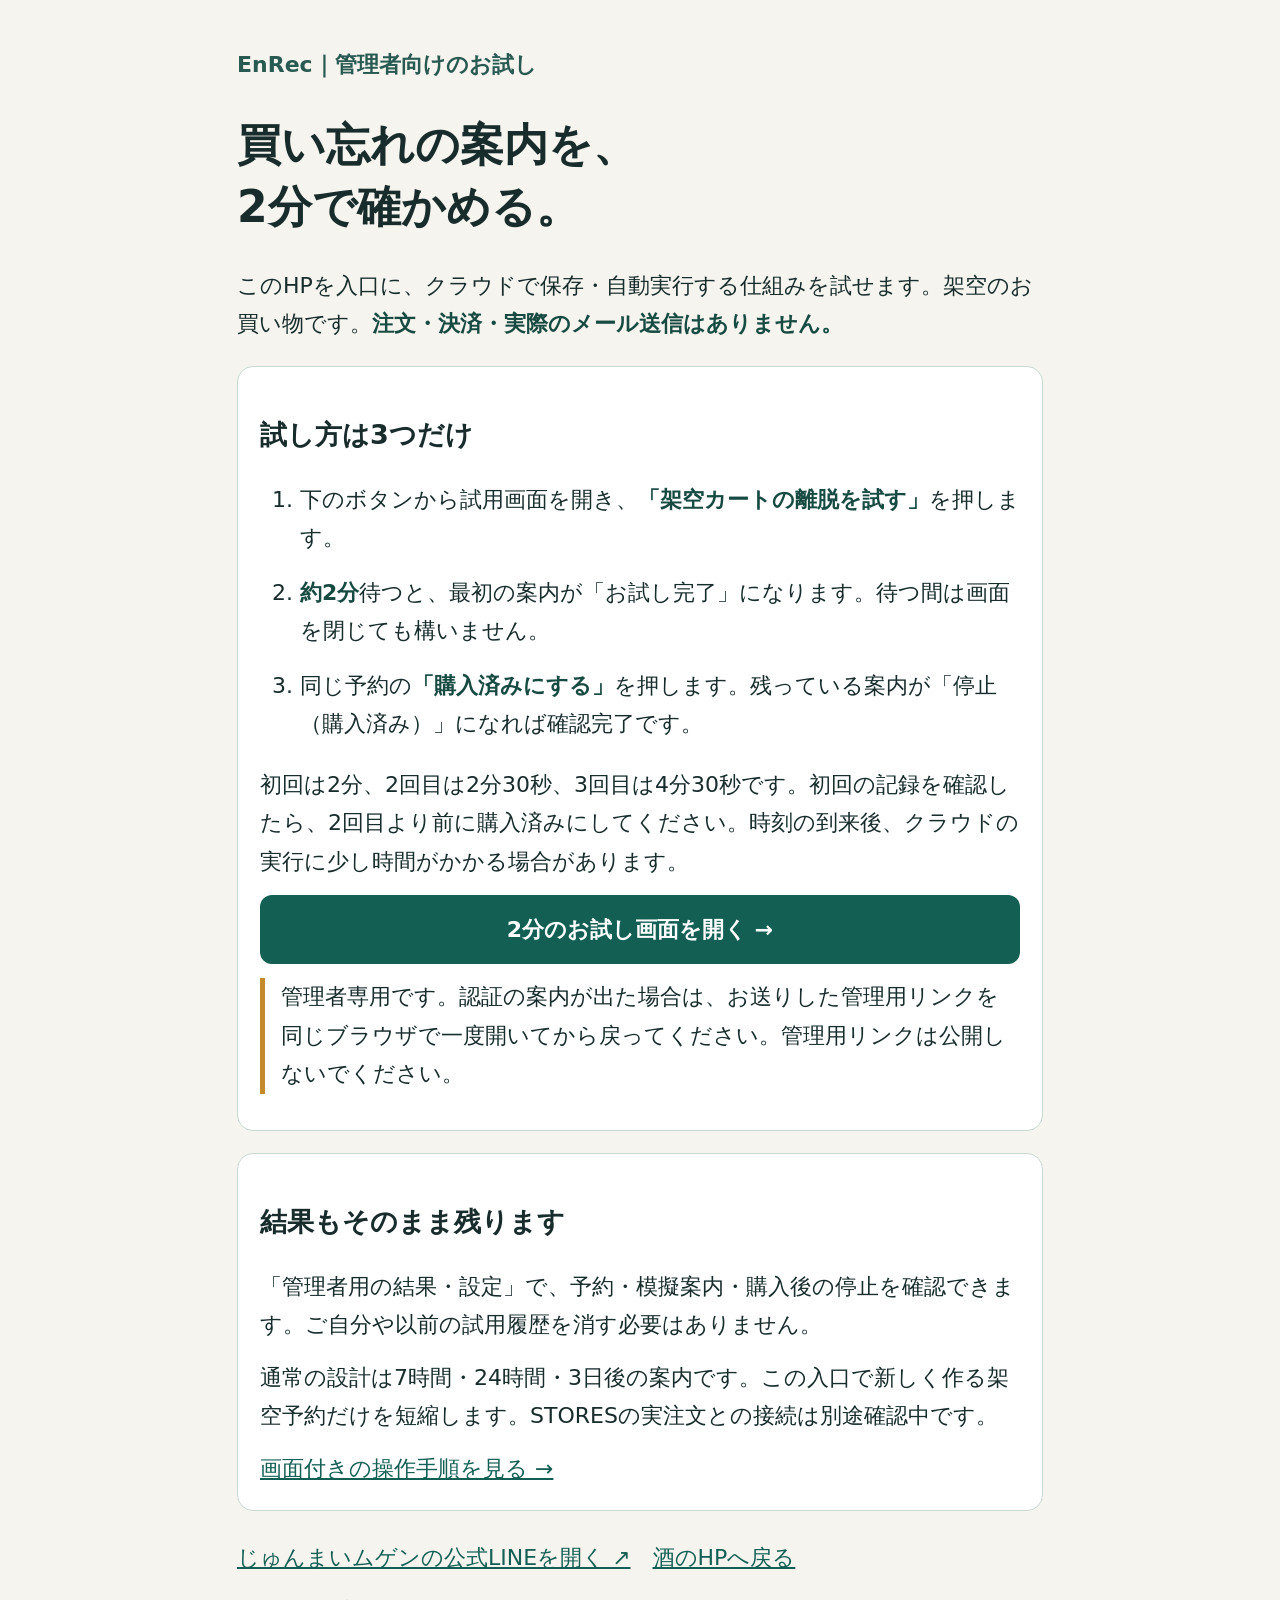
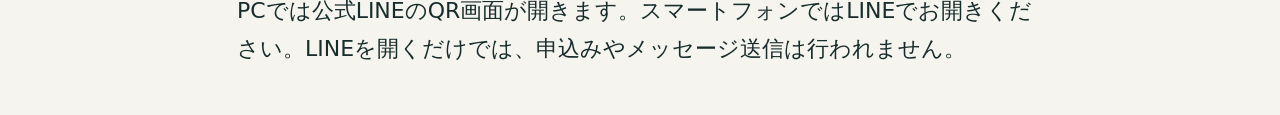
<file: enrec-trial/index.html>
<!doctype html>
<html lang="ja"><head><meta charset="utf-8"><meta name="viewport" content="width=device-width,initial-scale=1"><meta name="robots" content="noindex,nofollow"><meta name="referrer" content="no-referrer"><title>かご落ち・2分のお試し｜じゅんまいムゲン</title><style>
*{box-sizing:border-box}body{margin:0;background:#f5f4ef;color:#172c2b;font-family:system-ui,sans-serif;font-size:22px;line-height:1.75}main{max-width:850px;margin:auto;padding:32px 22px}h1{font-size:clamp(30px,5vw,44px);line-height:1.4}h2{font-size:27px}.tag{font-weight:bold;color:#285a51}section{background:white;border:1px solid #c9d8d1;border-radius:16px;padding:22px;margin:22px 0}a{color:#135f54;overflow-wrap:anywhere}.button{display:block;text-align:center;background:#135f54;color:white;text-decoration:none;padding:18px;border-radius:12px;font-weight:bold;line-height:1.5}li{margin:16px 0}strong{color:#174b42}nav{display:flex;gap:22px;flex-wrap:wrap;margin-top:28px}.notice{border-left:5px solid #c28a2a;padding-left:16px}p{margin:14px 0}
</style></head><body><main><p class="tag">EnRec｜管理者向けのお試し</p><h1>買い忘れの案内を、<br>2分で確かめる。</h1><p>このHPを入口に、クラウドで保存・自動実行する仕組みを試せます。架空のお買い物です。<strong>注文・決済・実際のメール送信はありません。</strong></p>
<section><h2>試し方は3つだけ</h2><ol><li>下のボタンから試用画面を開き、<strong>「架空カートの離脱を試す」</strong>を押します。</li><li><strong>約2分</strong>待つと、最初の案内が「お試し完了」になります。待つ間は画面を閉じても構いません。</li><li>同じ予約の<strong>「購入済みにする」</strong>を押します。残っている案内が「停止（購入済み）」になれば確認完了です。</li></ol><p>初回は2分、2回目は2分30秒、3回目は4分30秒です。初回の記録を確認したら、2回目より前に購入済みにしてください。時刻の到来後、クラウドの実行に少し時間がかかる場合があります。</p><a class="button" href="https://jummai-automatic-fixture.jummai-mugen.workers.dev/?view=cart&amp;trial=hp-two-minutes">2分のお試し画面を開く →</a><p class="notice">管理者専用です。認証の案内が出た場合は、お送りした管理用リンクを同じブラウザで一度開いてから戻ってください。管理用リンクは公開しないでください。</p></section>
<section><h2>結果もそのまま残ります</h2><p>「管理者用の結果・設定」で、予約・模擬案内・購入後の停止を確認できます。ご自分や以前の試用履歴を消す必要はありません。</p><p>通常の設計は7時間・24時間・3日後の案内です。この入口で新しく作る架空予約だけを短縮します。STORESの実注文との接続は別途確認中です。</p><a href="https://jummai-automatic-fixture.jummai-mugen.workers.dev/manual/cart">画面付きの操作手順を見る →</a></section><nav aria-label="次の操作"><a href="https://line.me/R/ti/p/@881rdcdg">じゅんまいムゲンの公式LINEを開く ↗</a><a href="/">酒のHPへ戻る</a></nav><p>PCでは公式LINEのQR画面が開きます。スマートフォンではLINEでお開きください。LINEを開くだけでは、申込みやメッセージ送信は行われません。</p></main></body></html>
</file>
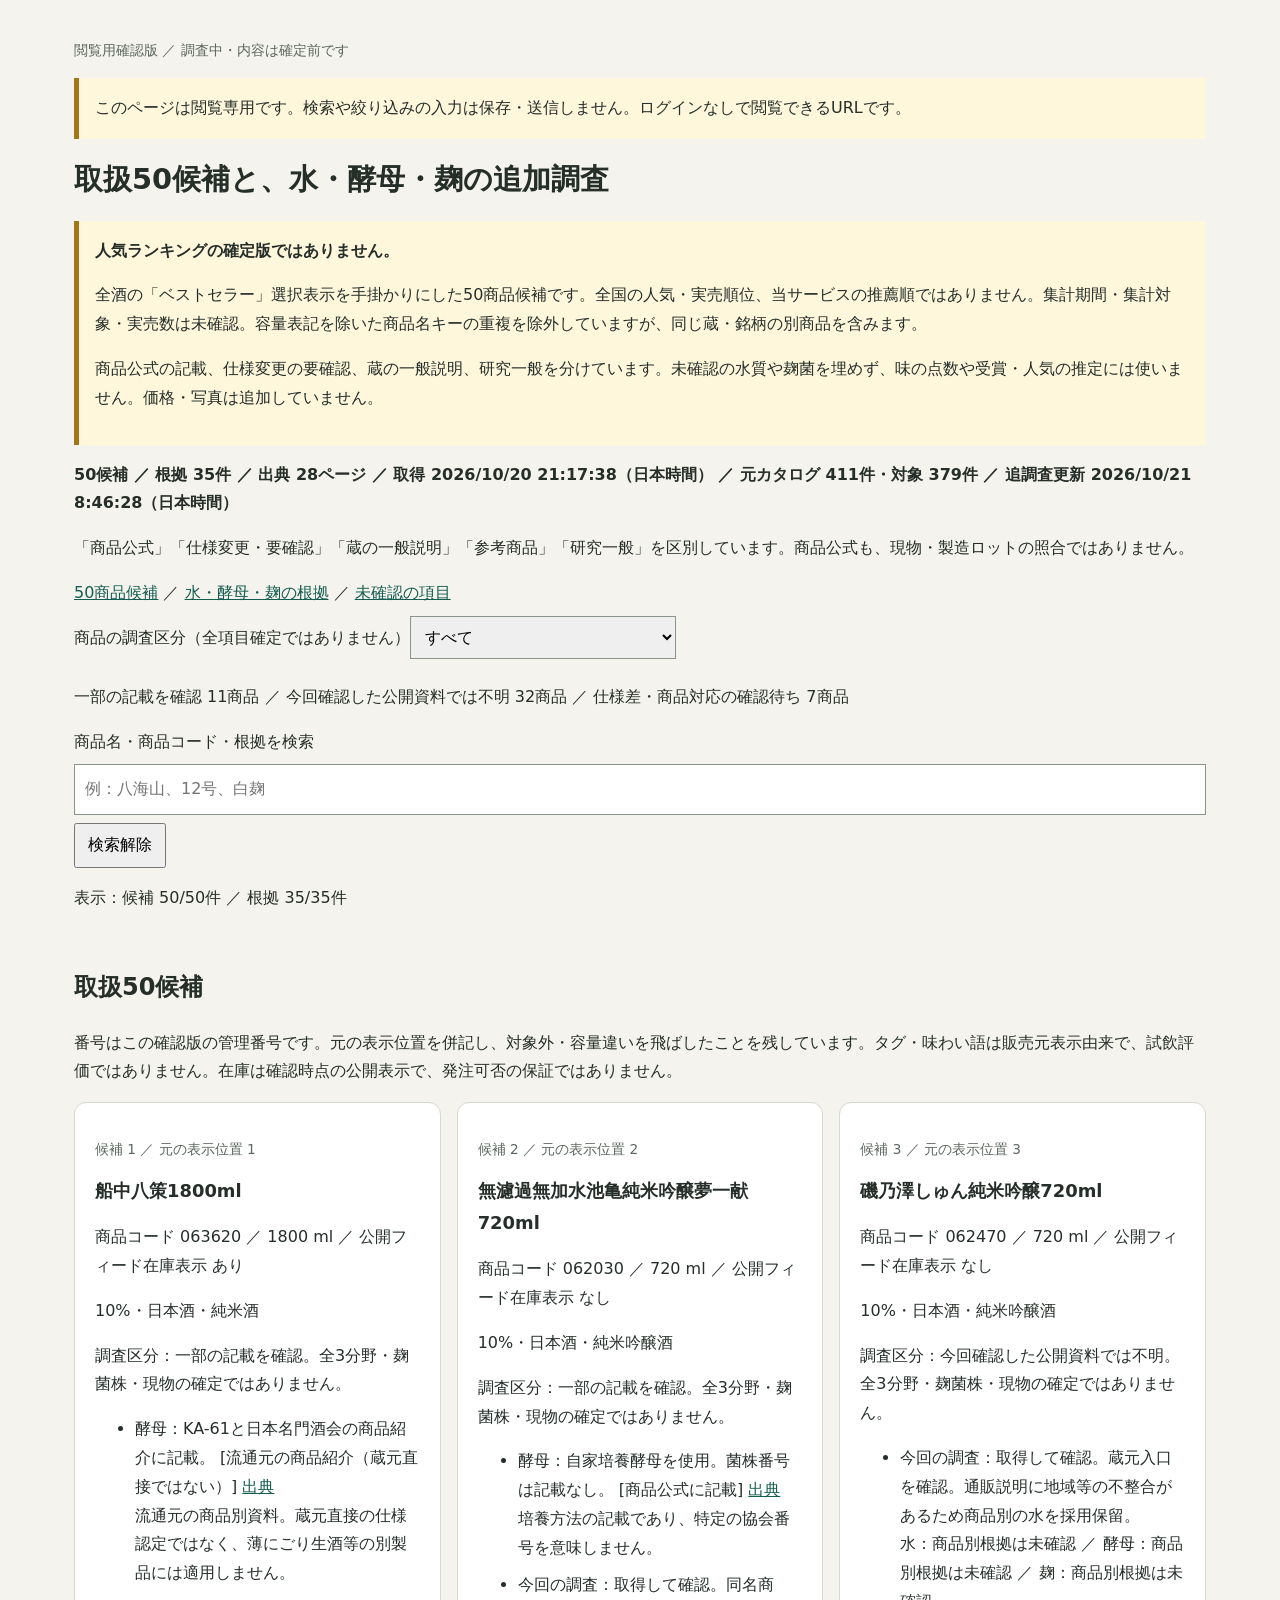
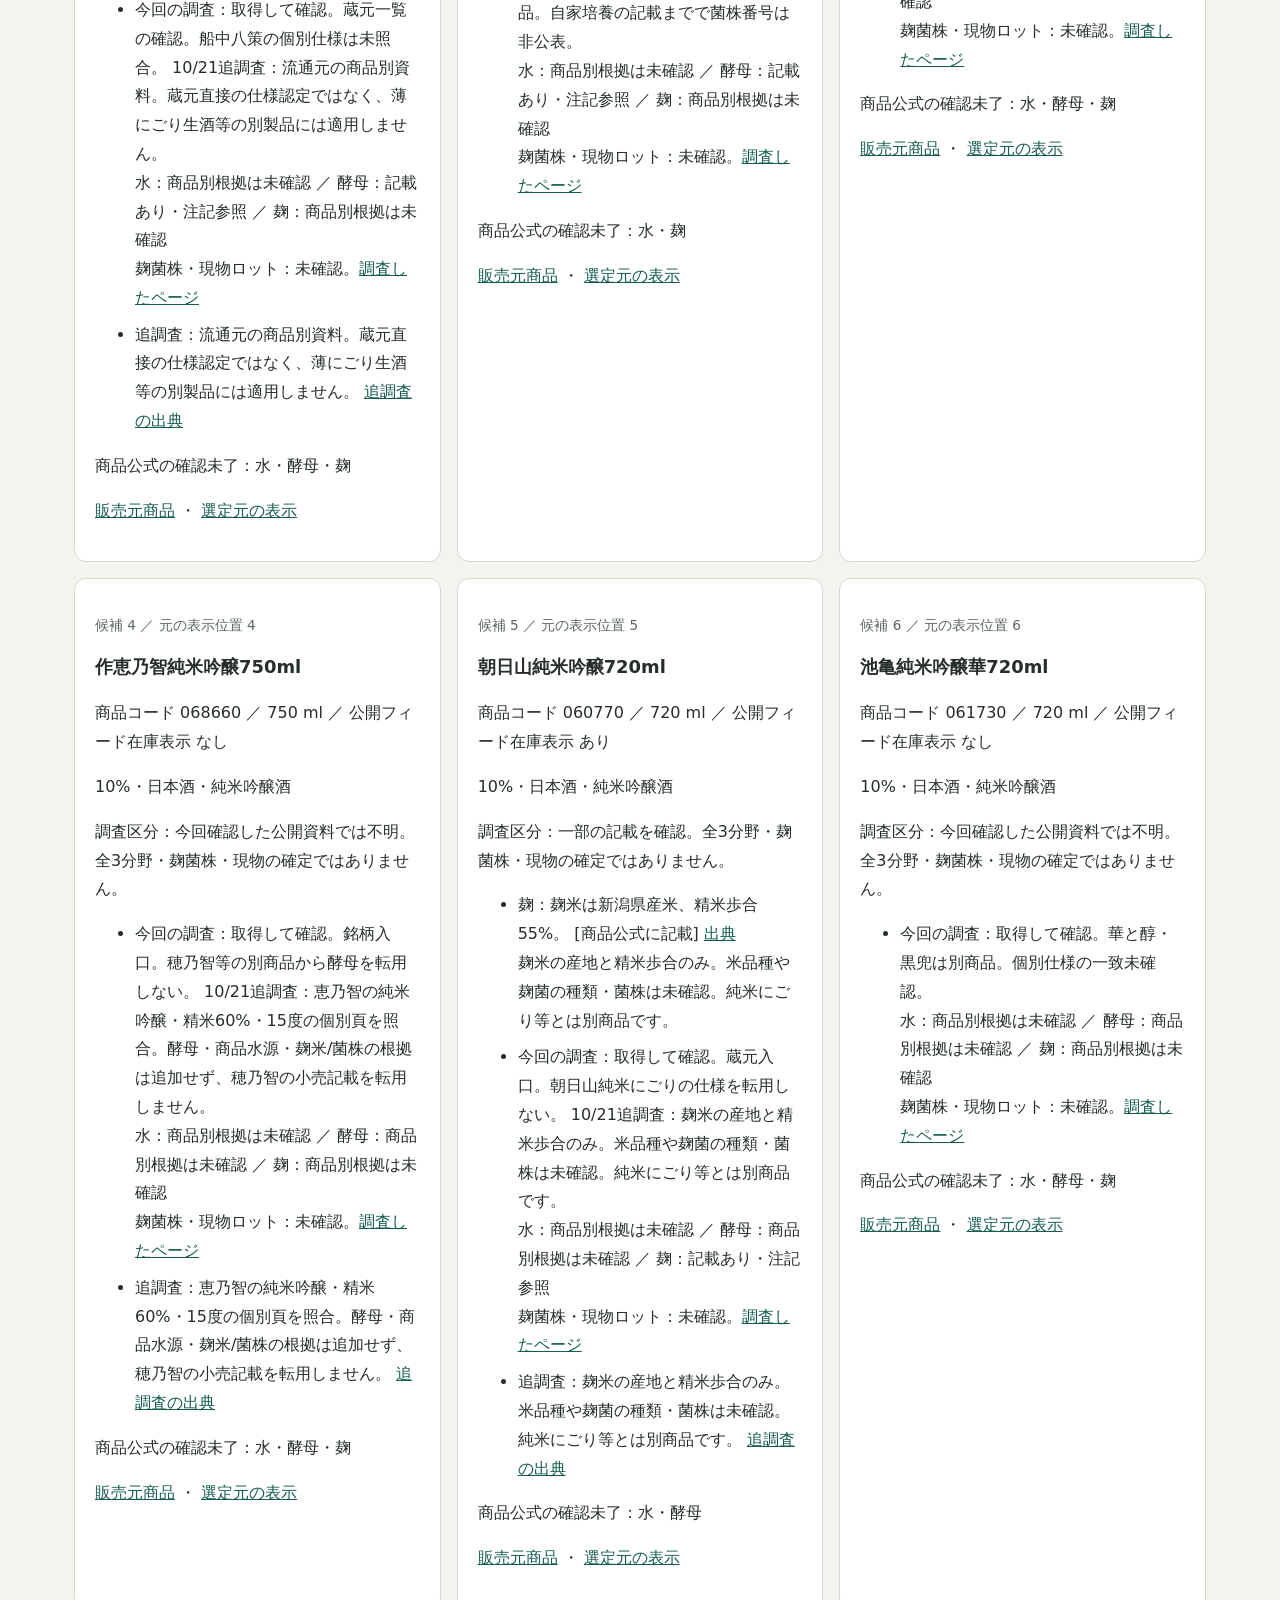
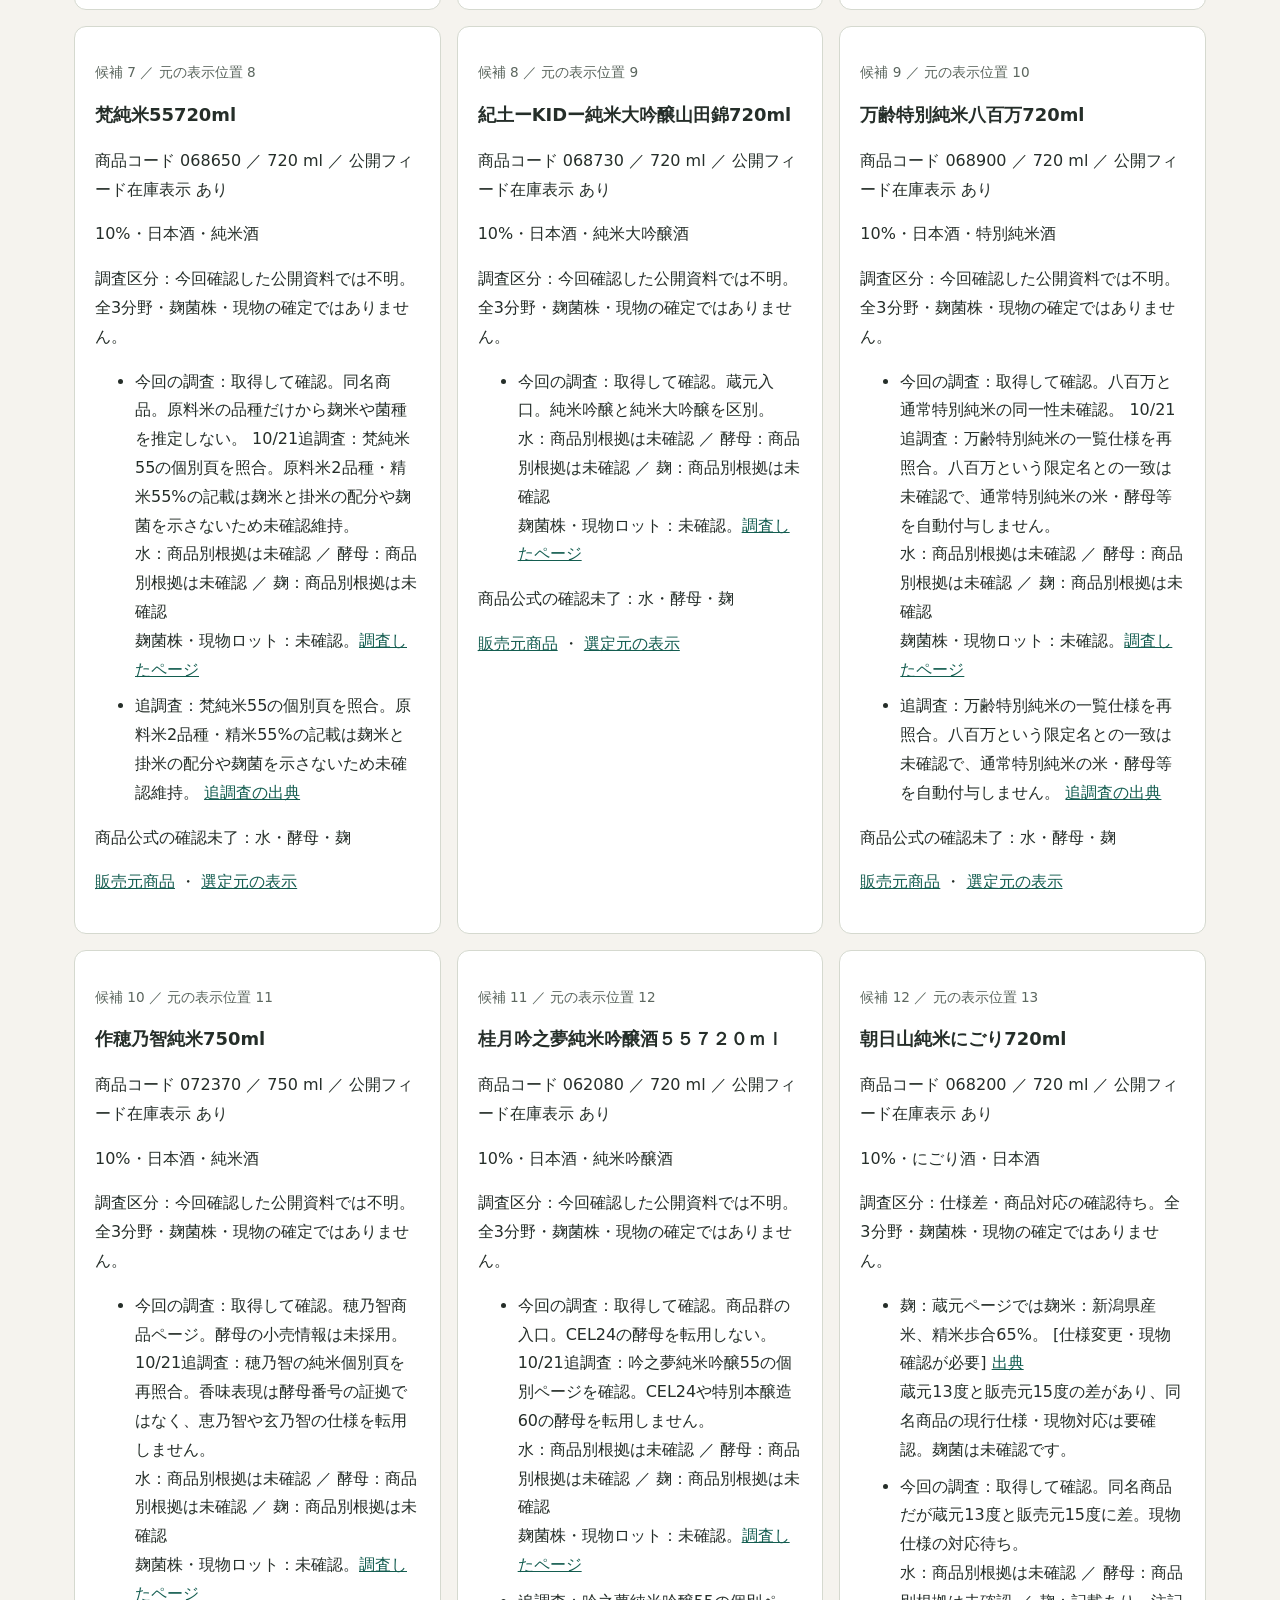
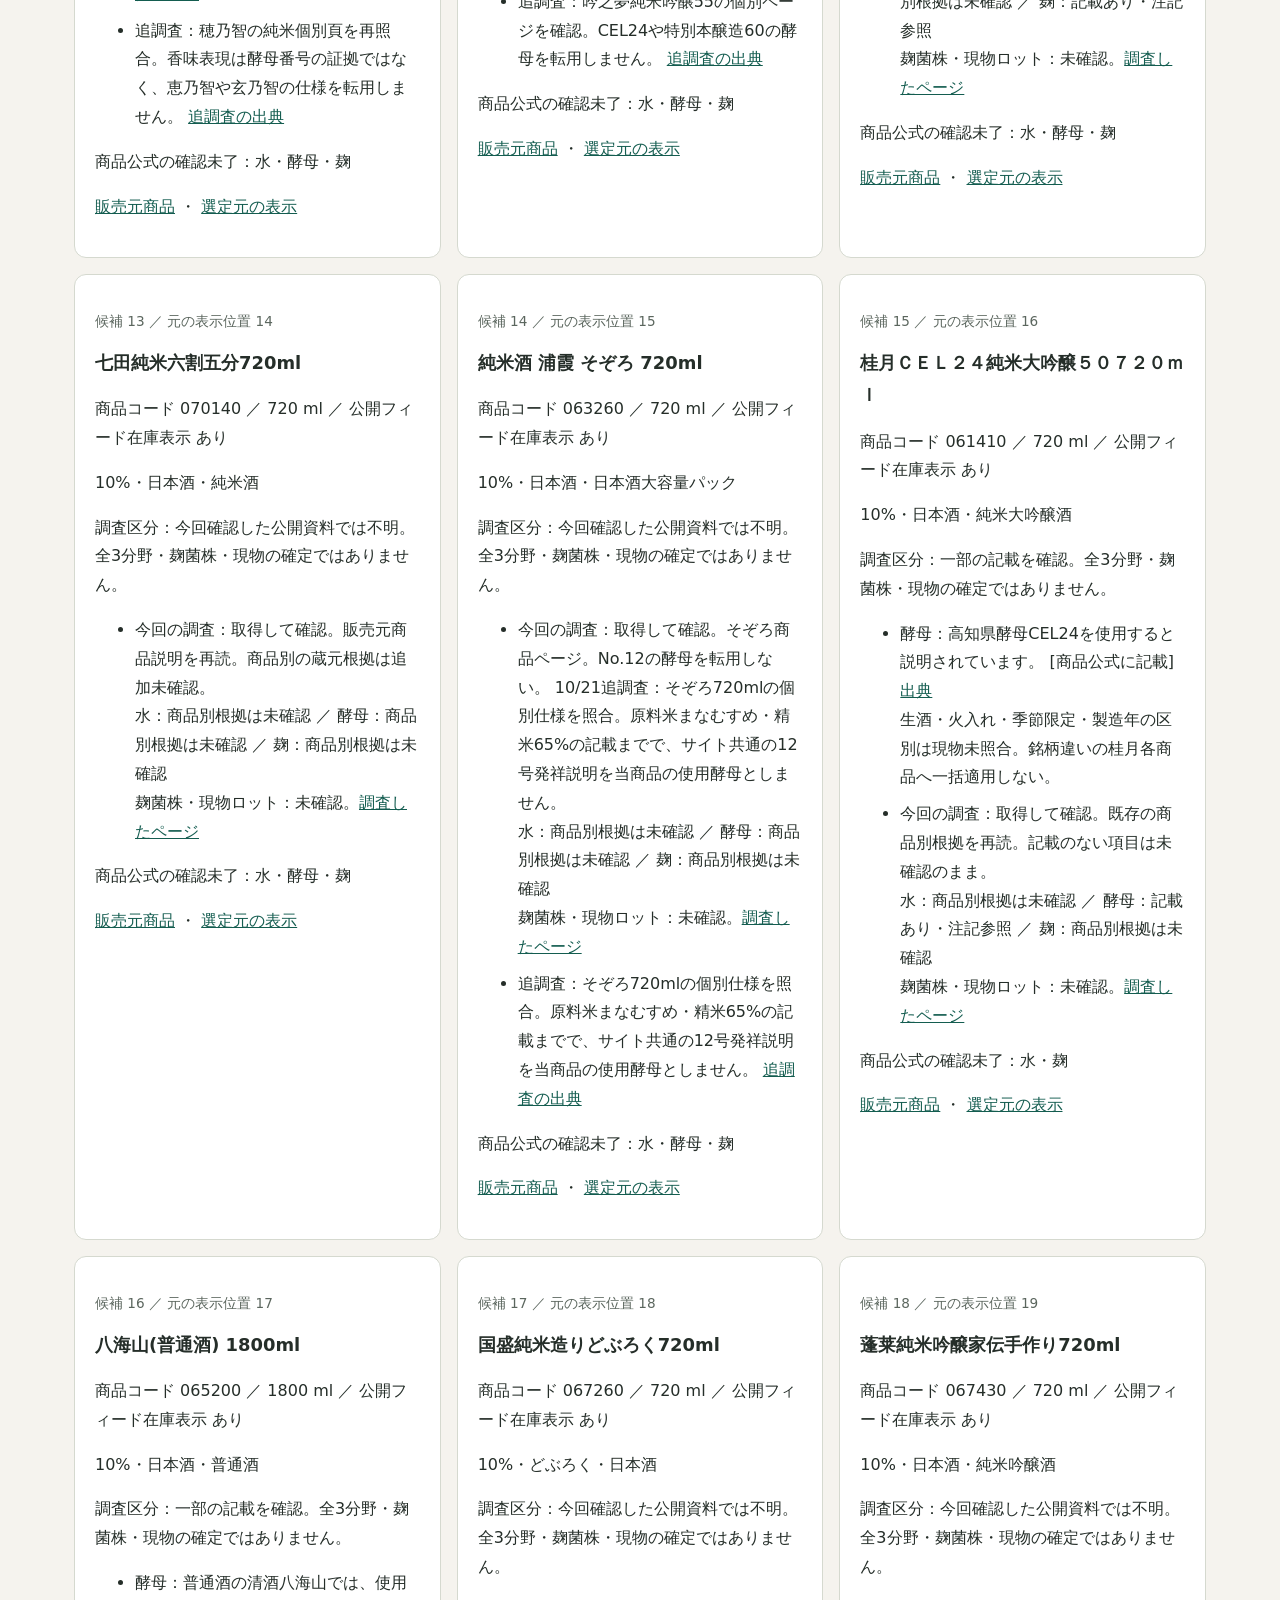
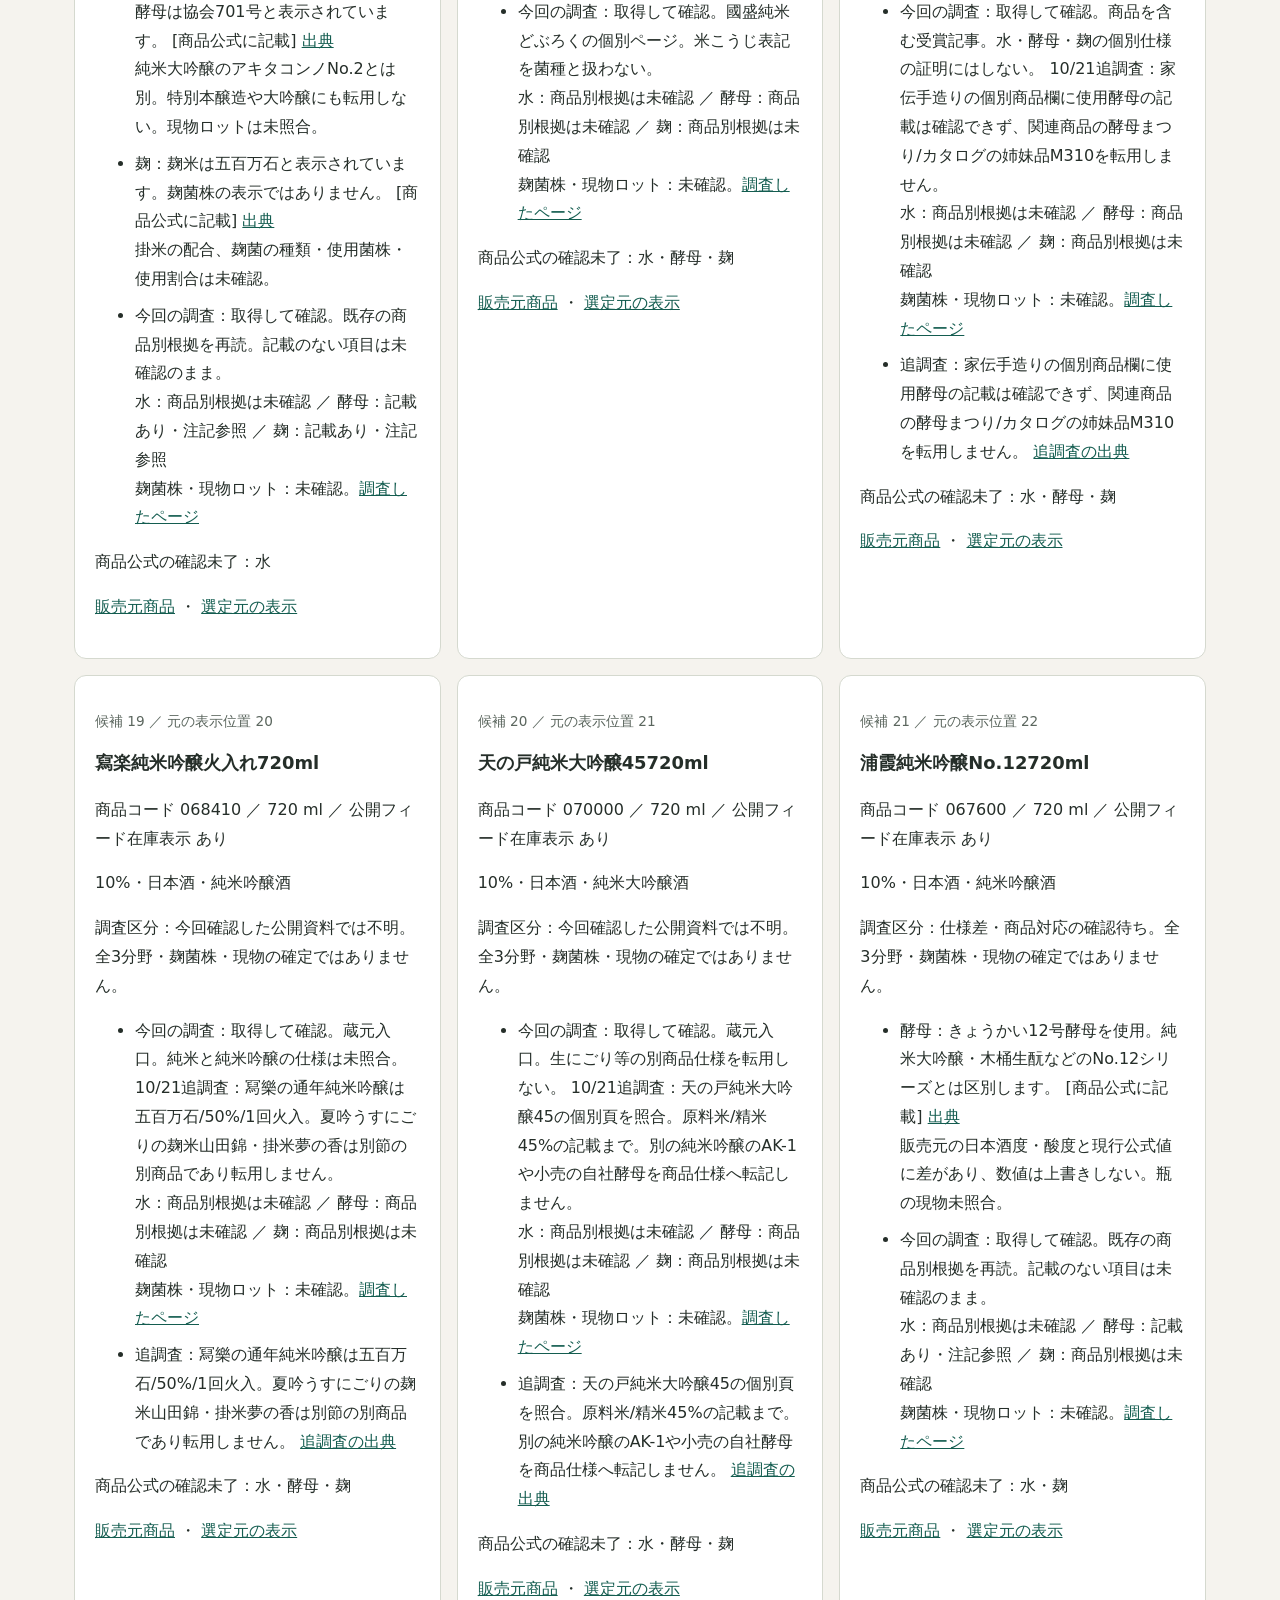
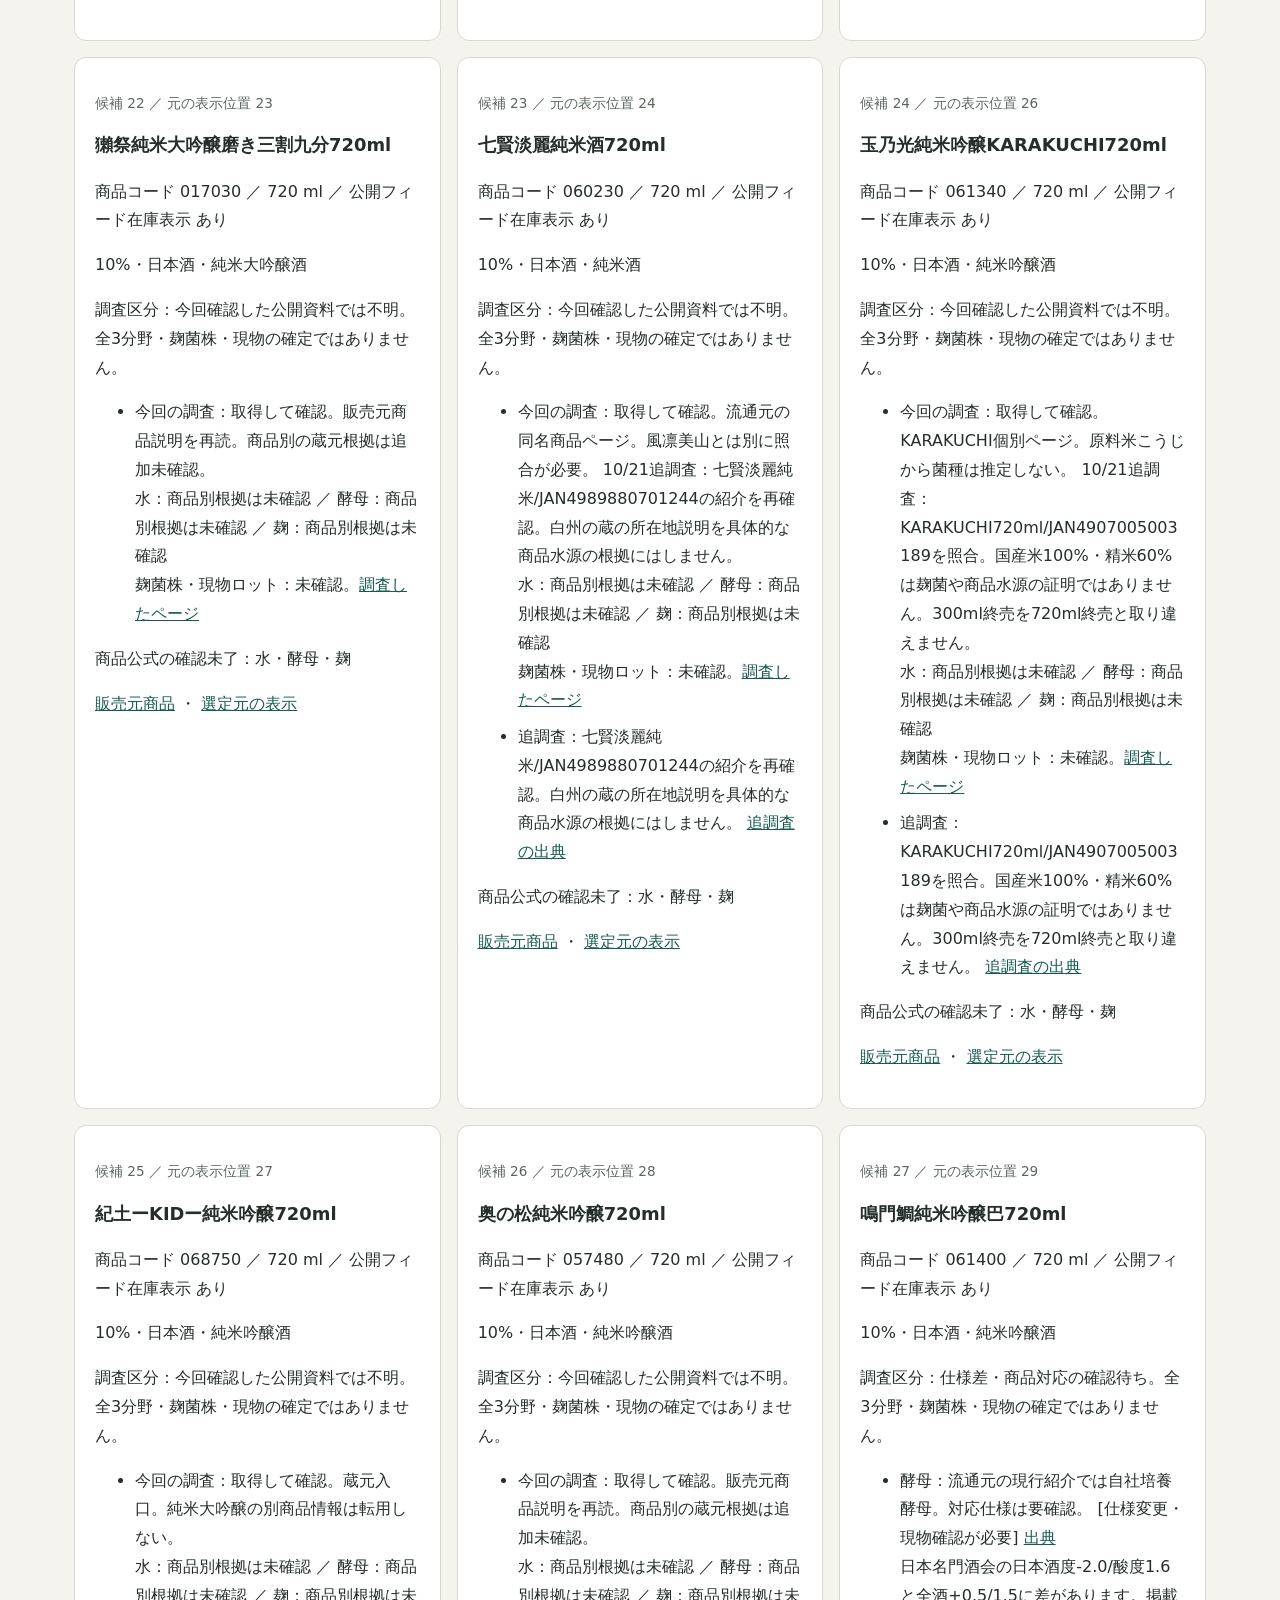
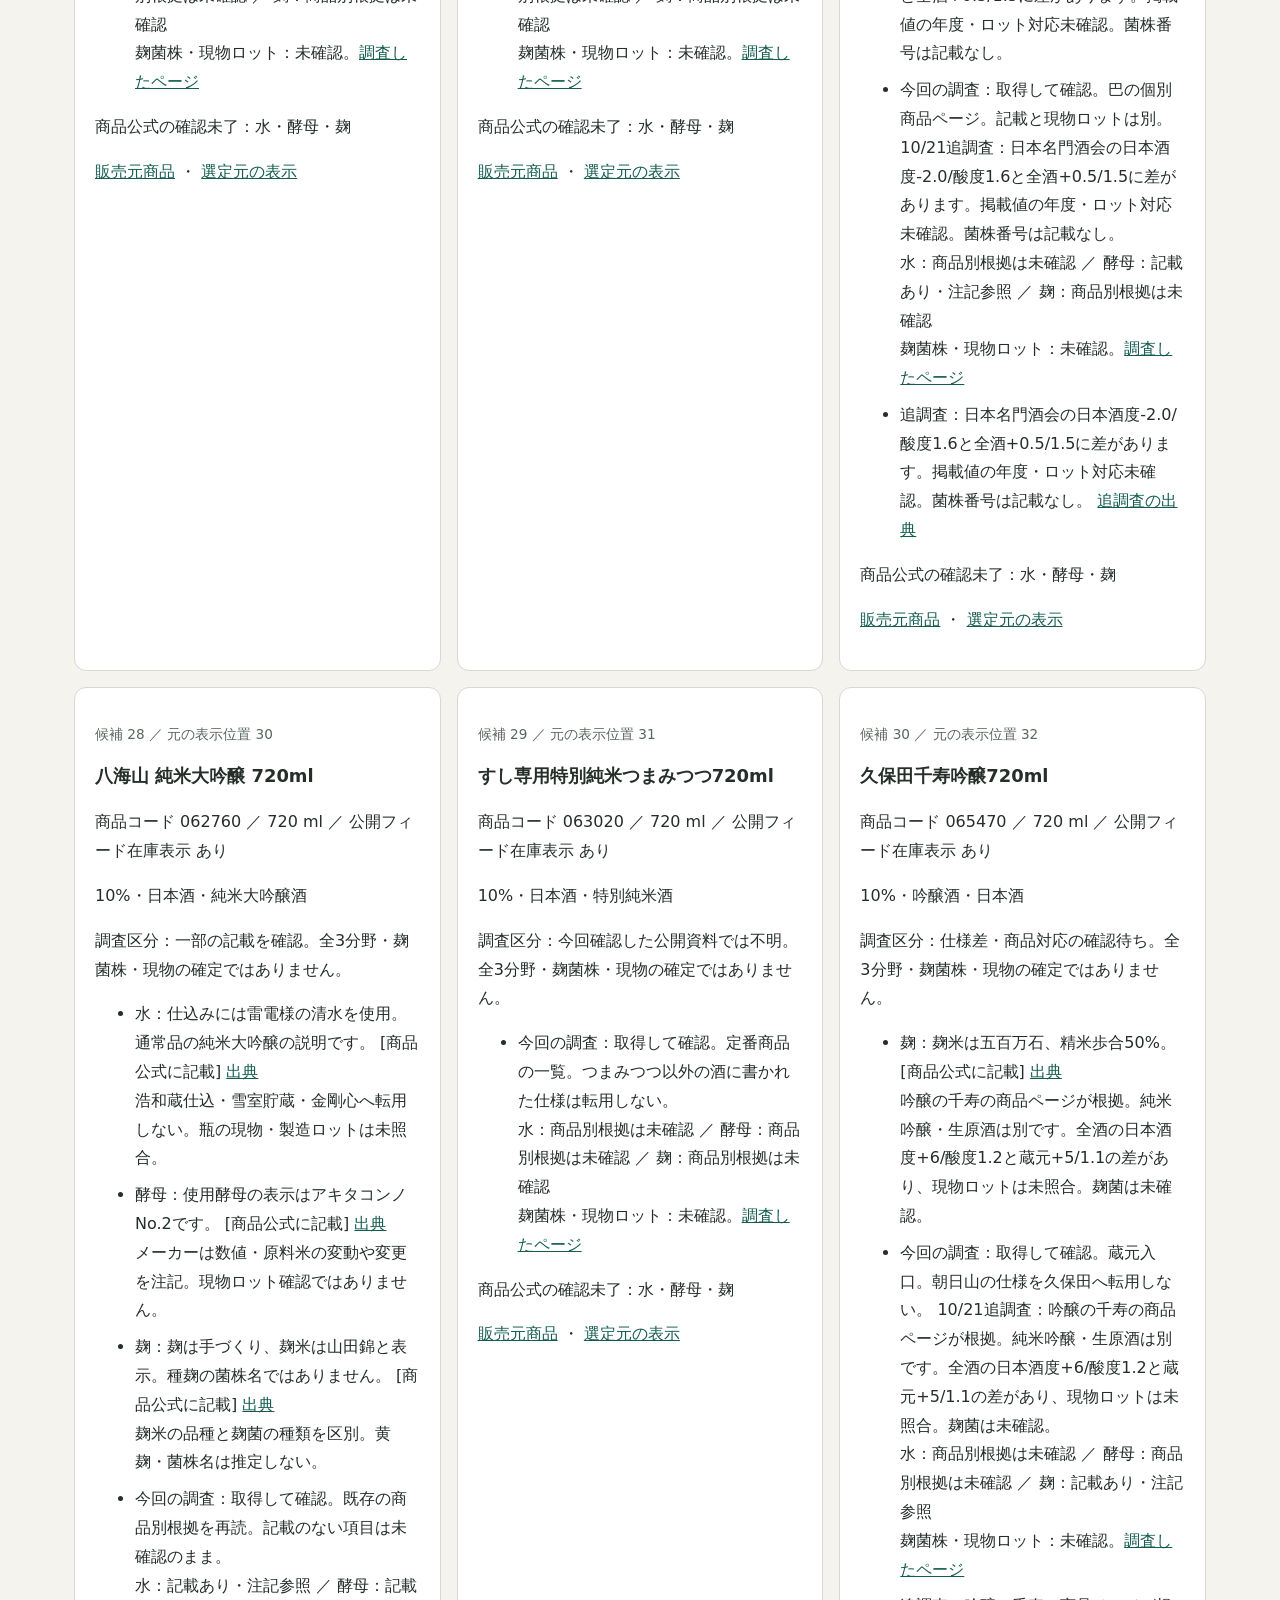
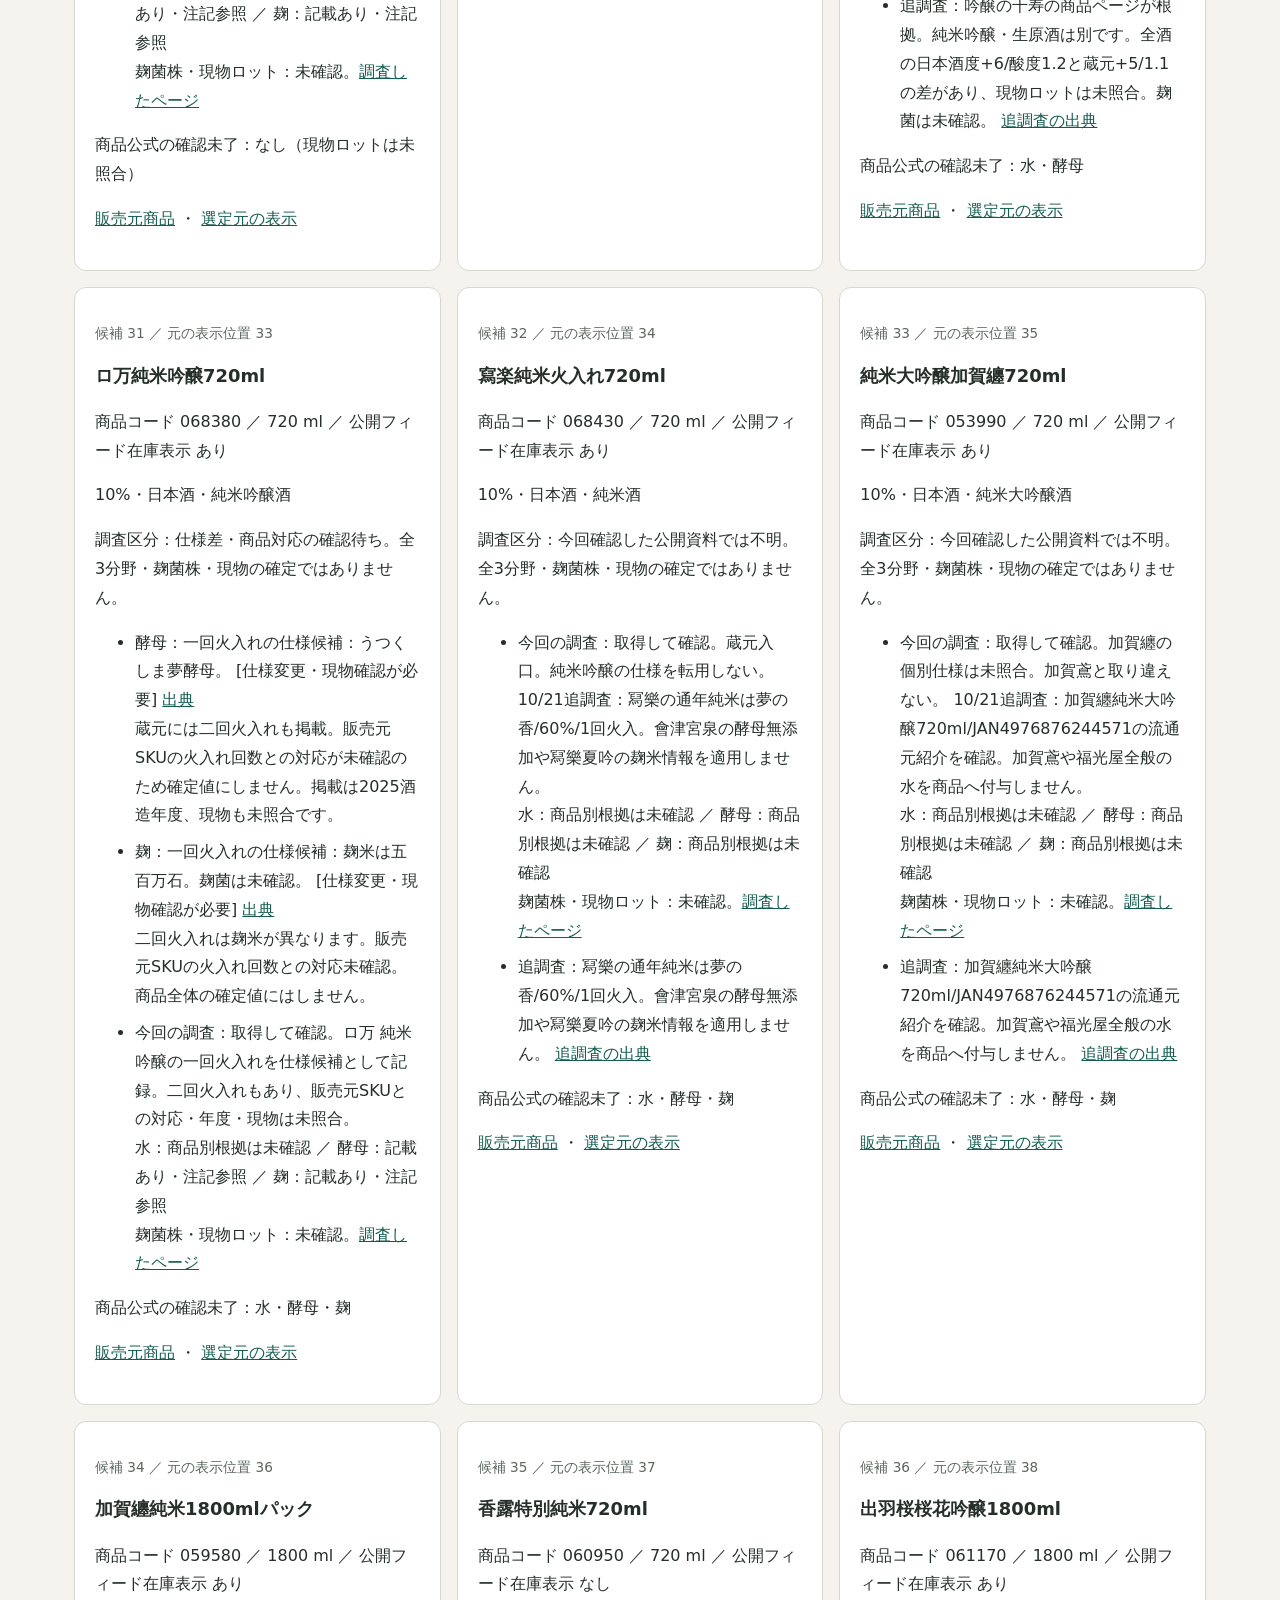
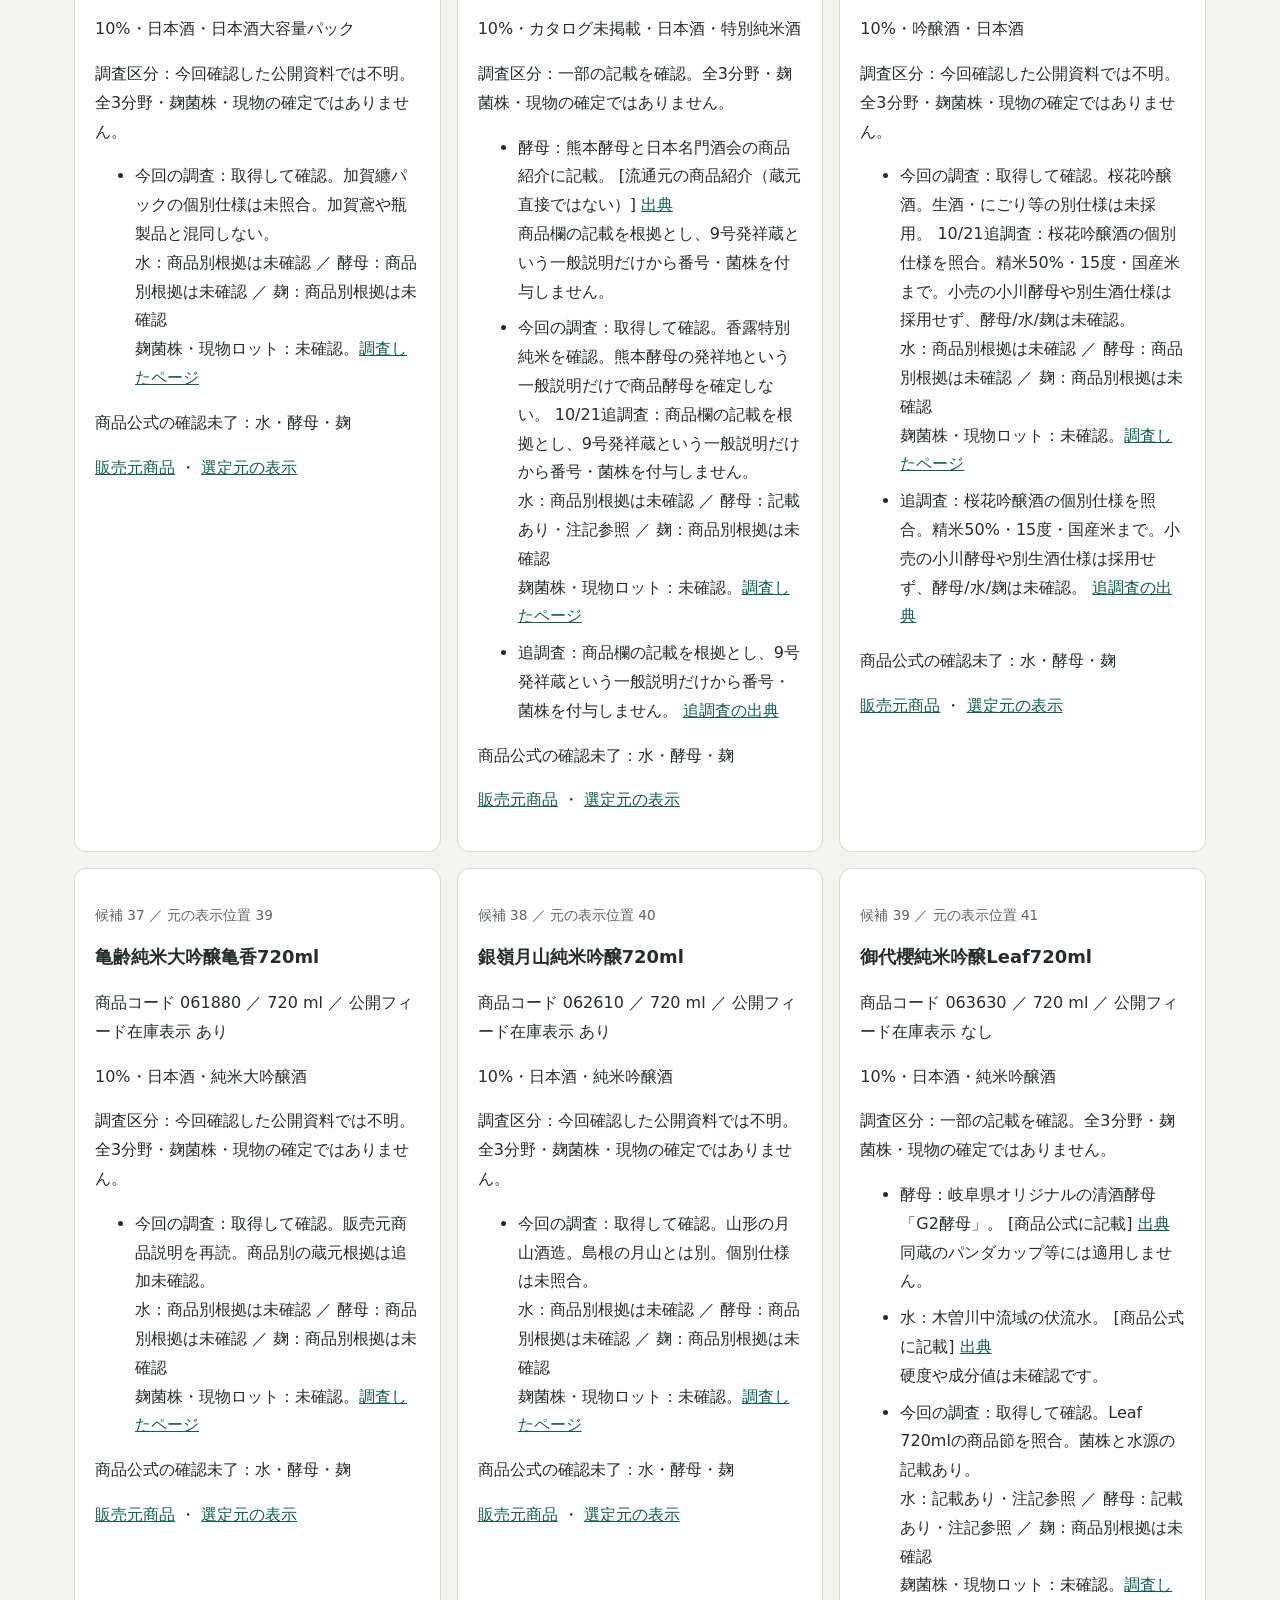
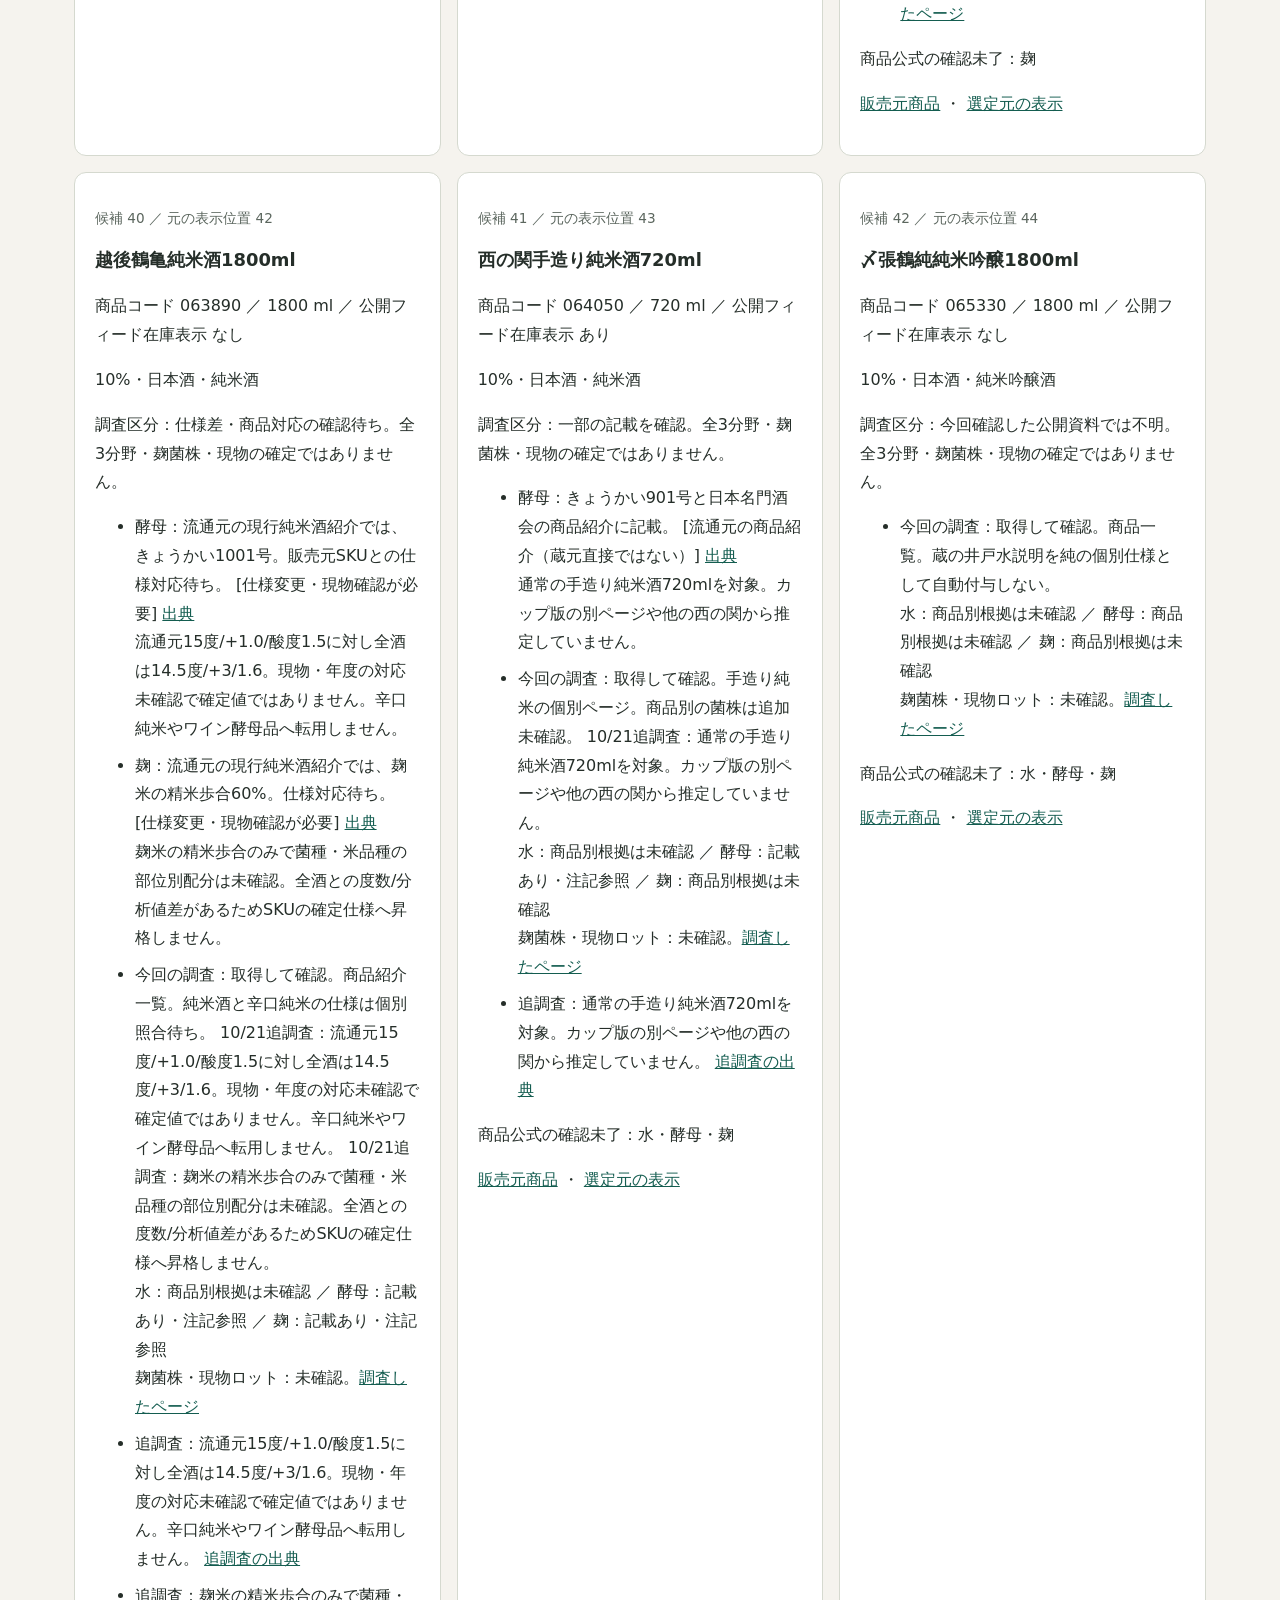
<file: reviews/sake-50-20261021-6ebceb2bf78c/index.html>
<!doctype html><html lang="ja"><meta charset="utf-8"><meta name="viewport" content="width=device-width,initial-scale=1"><meta http-equiv="Content-Security-Policy" content="default-src 'none'; style-src 'unsafe-inline'; script-src 'unsafe-inline'; base-uri 'none'; form-action 'none'"><meta name="robots" content="noindex,nofollow,noarchive"><meta name="referrer" content="no-referrer"><title>取扱50候補と水・酵母・麹｜閲覧用確認版</title><style>
*{box-sizing:border-box}body{font-family:system-ui,sans-serif;margin:auto;max-width:1180px;padding:24px;background:#f5f3ee;color:#252e29;line-height:1.8;overflow-wrap:anywhere}h1{font-size:1.8rem;line-height:1.5}h2{margin-top:2.2em}a{color:#145d50;overflow-wrap:anywhere}article{background:white;border:1px solid #d5d9cf;border-radius:12px;padding:20px;min-width:0}h3{font-size:1.12rem;margin:.4em 0}.grid{display:grid;grid-template-columns:repeat(auto-fit,minmax(min(100%,320px),1fr));gap:16px}.notice{border-left:5px solid #a27619;background:#fff7dc;padding:16px}.label{font-size:.85rem;color:#5b665e}input,select{font:inherit;padding:10px;border:1px solid #89958b;max-width:100%;margin:8px 0}input{width:100%}[hidden]{display:none!important}li{margin-bottom:8px}.stats{font-weight:650}details{background:#fff;padding:16px;margin:16px 0}summary{cursor:pointer}button{font:inherit;padding:6px 12px}
</style><main><p class="label">閲覧用確認版 ／ 調査中・内容は確定前です</p><p class="notice">このページは閲覧専用です。検索や絞り込みの入力は保存・送信しません。ログインなしで閲覧できるURLです。</p><h1>取扱50候補と、水・酵母・麹の追加調査</h1><div class="notice"><strong>人気ランキングの確定版ではありません。</strong><p>全酒の「ベストセラー」選択表示を手掛かりにした50商品候補です。全国の人気・実売順位、当サービスの推薦順ではありません。集計期間・集計対象・実売数は未確認。容量表記を除いた商品名キーの重複を除外していますが、同じ蔵・銘柄の別商品を含みます。</p><p>商品公式の記載、仕様変更の要確認、蔵の一般説明、研究一般を分けています。未確認の水質や麹菌を埋めず、味の点数や受賞・人気の推定には使いません。価格・写真は追加していません。</p></div><p class="stats" id="stats"></p><p>「商品公式」「仕様変更・要確認」「蔵の一般説明」「参考商品」「研究一般」を区別しています。商品公式も、現物・製造ロットの照合ではありません。</p><nav><a href="#candidates">50商品候補</a> ／ <a href="#facts-head">水・酵母・麹の根拠</a> ／ <a href="#remaining">未確認の項目</a></nav><label for="q">商品名・商品コード・根拠を検索</label><input id="q" type="search" placeholder="例：八海山、12号、白麹"><button id="reset">検索解除</button><p id="counts" aria-live="polite"></p><h2>取扱50候補</h2><p>番号はこの確認版の管理番号です。元の表示位置を併記し、対象外・容量違いを飛ばしたことを残しています。タグ・味わい語は販売元表示由来で、試飲評価ではありません。在庫は確認時点の公開表示で、発注可否の保証ではありません。</p><section class="grid" id="candidates"><article class="candidate" data-triage="partial"><p class="label">候補 1 ／ 元の表示位置 1</p><h3>船中八策1800ml</h3><p>商品コード 063620 ／ 1800 ml ／ 公開フィード在庫表示 あり</p><p>10%・日本酒・純米酒</p><p class="triage-status">調査区分：一部の記載を確認。全3分野・麹菌株・現物の確定ではありません。</p><ul><li>酵母：KA-61と日本名門酒会の商品紹介に記載。 [流通元の商品紹介（蔵元直接ではない）] <a href="https://www.meimonshu.jp/xp_sake/?lid=424" target="_blank" rel="noreferrer noopener">出典</a><br>流通元の商品別資料。蔵元直接の仕様認定ではなく、薄にごり生酒等の別製品には適用しません。</li><li class="research-status">今回の調査：取得して確認。蔵元一覧の確認。船中八策の個別仕様は未照合。 10/21追調査：流通元の商品別資料。蔵元直接の仕様認定ではなく、薄にごり生酒等の別製品には適用しません。<br>水：商品別根拠は未確認 ／ 酵母：記載あり・注記参照 ／ 麹：商品別根拠は未確認<br>麹菌株・現物ロット：未確認。<a href="https://www.tsukasabotan.co.jp/standard/standard.html" target="_blank" rel="noreferrer noopener">調査したページ</a></li><li class="additional-check">追調査：流通元の商品別資料。蔵元直接の仕様認定ではなく、薄にごり生酒等の別製品には適用しません。 <a href="https://www.meimonshu.jp/xp_sake/?lid=424" target="_blank" rel="noreferrer noopener">追調査の出典</a></li></ul><p>商品公式の確認未了：水・酵母・麹</p><p><a href="https://zensyu.jpn.com/products/063620" target="_blank" rel="noreferrer noopener">販売元商品</a> ・ <a href="https://zensyu.jpn.com/collections/japanesesake?sort_by=best-selling&amp;page=1" target="_blank" rel="noreferrer noopener">選定元の表示</a></p></article><article class="candidate" data-triage="partial"><p class="label">候補 2 ／ 元の表示位置 2</p><h3>無濾過無加水池亀純米吟醸夢一献720ml</h3><p>商品コード 062030 ／ 720 ml ／ 公開フィード在庫表示 なし</p><p>10%・日本酒・純米吟醸酒</p><p class="triage-status">調査区分：一部の記載を確認。全3分野・麹菌株・現物の確定ではありません。</p><ul><li>酵母：自家培養酵母を使用。菌株番号は記載なし。 [商品公式に記載] <a href="https://shop-ikekame.com/products/純米吟醸無濾過無加水夢一献" target="_blank" rel="noreferrer noopener">出典</a><br>培養方法の記載であり、特定の協会番号を意味しません。</li><li class="research-status">今回の調査：取得して確認。同名商品。自家培養の記載までで菌株番号は非公表。<br>水：商品別根拠は未確認 ／ 酵母：記載あり・注記参照 ／ 麹：商品別根拠は未確認<br>麹菌株・現物ロット：未確認。<a href="https://shop-ikekame.com/products/純米吟醸無濾過無加水夢一献" target="_blank" rel="noreferrer noopener">調査したページ</a></li></ul><p>商品公式の確認未了：水・麹</p><p><a href="https://zensyu.jpn.com/products/062030" target="_blank" rel="noreferrer noopener">販売元商品</a> ・ <a href="https://zensyu.jpn.com/collections/japanesesake?sort_by=best-selling&amp;page=1" target="_blank" rel="noreferrer noopener">選定元の表示</a></p></article><article class="candidate" data-triage="unknown"><p class="label">候補 3 ／ 元の表示位置 3</p><h3>磯乃澤しゅん純米吟醸720ml</h3><p>商品コード 062470 ／ 720 ml ／ 公開フィード在庫表示 なし</p><p>10%・日本酒・純米吟醸酒</p><p class="triage-status">調査区分：今回確認した公開資料では不明。全3分野・麹菌株・現物の確定ではありません。</p><ul><li class="research-status">今回の調査：取得して確認。蔵元入口を確認。通販説明に地域等の不整合があるため商品別の水を採用保留。<br>水：商品別根拠は未確認 ／ 酵母：商品別根拠は未確認 ／ 麹：商品別根拠は未確認<br>麹菌株・現物ロット：未確認。<a href="https://isonosawa.com/" target="_blank" rel="noreferrer noopener">調査したページ</a></li></ul><p>商品公式の確認未了：水・酵母・麹</p><p><a href="https://zensyu.jpn.com/products/062470" target="_blank" rel="noreferrer noopener">販売元商品</a> ・ <a href="https://zensyu.jpn.com/collections/japanesesake?sort_by=best-selling&amp;page=1" target="_blank" rel="noreferrer noopener">選定元の表示</a></p></article><article class="candidate" data-triage="unknown"><p class="label">候補 4 ／ 元の表示位置 4</p><h3>作恵乃智純米吟醸750ml</h3><p>商品コード 068660 ／ 750 ml ／ 公開フィード在庫表示 なし</p><p>10%・日本酒・純米吟醸酒</p><p class="triage-status">調査区分：今回確認した公開資料では不明。全3分野・麹菌株・現物の確定ではありません。</p><ul><li class="research-status">今回の調査：取得して確認。銘柄入口。穂乃智等の別商品から酵母を転用しない。 10/21追調査：恵乃智の純米吟醸・精米60%・15度の個別頁を照合。酵母・商品水源・麹米/菌株の根拠は追加せず、穂乃智の小売記載を転用しません。<br>水：商品別根拠は未確認 ／ 酵母：商品別根拠は未確認 ／ 麹：商品別根拠は未確認<br>麹菌株・現物ロット：未確認。<a href="https://seizaburo.jp/zaku/" target="_blank" rel="noreferrer noopener">調査したページ</a></li><li class="additional-check">追調査：恵乃智の純米吟醸・精米60%・15度の個別頁を照合。酵母・商品水源・麹米/菌株の根拠は追加せず、穂乃智の小売記載を転用しません。 <a href="https://seizaburo.jp/zaku/products/me/" target="_blank" rel="noreferrer noopener">追調査の出典</a></li></ul><p>商品公式の確認未了：水・酵母・麹</p><p><a href="https://zensyu.jpn.com/products/068660" target="_blank" rel="noreferrer noopener">販売元商品</a> ・ <a href="https://zensyu.jpn.com/collections/japanesesake?sort_by=best-selling&amp;page=1" target="_blank" rel="noreferrer noopener">選定元の表示</a></p></article><article class="candidate" data-triage="partial"><p class="label">候補 5 ／ 元の表示位置 5</p><h3>朝日山純米吟醸720ml</h3><p>商品コード 060770 ／ 720 ml ／ 公開フィード在庫表示 あり</p><p>10%・日本酒・純米吟醸酒</p><p class="triage-status">調査区分：一部の記載を確認。全3分野・麹菌株・現物の確定ではありません。</p><ul><li>麹：麹米は新潟県産米、精米歩合55%。 [商品公式に記載] <a href="https://www.asahi-shuzo.co.jp/asahiyama/junmaiginjo/" target="_blank" rel="noreferrer noopener">出典</a><br>麹米の産地と精米歩合のみ。米品種や麹菌の種類・菌株は未確認。純米にごり等とは別商品です。</li><li class="research-status">今回の調査：取得して確認。蔵元入口。朝日山純米にごりの仕様を転用しない。 10/21追調査：麹米の産地と精米歩合のみ。米品種や麹菌の種類・菌株は未確認。純米にごり等とは別商品です。<br>水：商品別根拠は未確認 ／ 酵母：商品別根拠は未確認 ／ 麹：記載あり・注記参照<br>麹菌株・現物ロット：未確認。<a href="https://www.asahi-shuzo.co.jp/" target="_blank" rel="noreferrer noopener">調査したページ</a></li><li class="additional-check">追調査：麹米の産地と精米歩合のみ。米品種や麹菌の種類・菌株は未確認。純米にごり等とは別商品です。 <a href="https://www.asahi-shuzo.co.jp/asahiyama/junmaiginjo/" target="_blank" rel="noreferrer noopener">追調査の出典</a></li></ul><p>商品公式の確認未了：水・酵母</p><p><a href="https://zensyu.jpn.com/products/060770" target="_blank" rel="noreferrer noopener">販売元商品</a> ・ <a href="https://zensyu.jpn.com/collections/japanesesake?sort_by=best-selling&amp;page=1" target="_blank" rel="noreferrer noopener">選定元の表示</a></p></article><article class="candidate" data-triage="unknown"><p class="label">候補 6 ／ 元の表示位置 6</p><h3>池亀純米吟醸華720ml</h3><p>商品コード 061730 ／ 720 ml ／ 公開フィード在庫表示 なし</p><p>10%・日本酒・純米吟醸酒</p><p class="triage-status">調査区分：今回確認した公開資料では不明。全3分野・麹菌株・現物の確定ではありません。</p><ul><li class="research-status">今回の調査：取得して確認。華と醇・黒兜は別商品。個別仕様の一致未確認。<br>水：商品別根拠は未確認 ／ 酵母：商品別根拠は未確認 ／ 麹：商品別根拠は未確認<br>麹菌株・現物ロット：未確認。<a href="https://shop-ikekame.com/" target="_blank" rel="noreferrer noopener">調査したページ</a></li></ul><p>商品公式の確認未了：水・酵母・麹</p><p><a href="https://zensyu.jpn.com/products/061730" target="_blank" rel="noreferrer noopener">販売元商品</a> ・ <a href="https://zensyu.jpn.com/collections/japanesesake?sort_by=best-selling&amp;page=1" target="_blank" rel="noreferrer noopener">選定元の表示</a></p></article><article class="candidate" data-triage="unknown"><p class="label">候補 7 ／ 元の表示位置 8</p><h3>梵純米55720ml</h3><p>商品コード 068650 ／ 720 ml ／ 公開フィード在庫表示 あり</p><p>10%・日本酒・純米酒</p><p class="triage-status">調査区分：今回確認した公開資料では不明。全3分野・麹菌株・現物の確定ではありません。</p><ul><li class="research-status">今回の調査：取得して確認。同名商品。原料米の品種だけから麹米や菌種を推定しない。 10/21追調査：梵純米55の個別頁を照合。原料米2品種・精米55%の記載は麹米と掛米の配分や麹菌を示さないため未確認維持。<br>水：商品別根拠は未確認 ／ 酵母：商品別根拠は未確認 ／ 麹：商品別根拠は未確認<br>麹菌株・現物ロット：未確認。<a href="https://www.born.co.jp/product/junmai55/" target="_blank" rel="noreferrer noopener">調査したページ</a></li><li class="additional-check">追調査：梵純米55の個別頁を照合。原料米2品種・精米55%の記載は麹米と掛米の配分や麹菌を示さないため未確認維持。 <a href="https://www.born.co.jp/product/junmai55/" target="_blank" rel="noreferrer noopener">追調査の出典</a></li></ul><p>商品公式の確認未了：水・酵母・麹</p><p><a href="https://zensyu.jpn.com/products/068650" target="_blank" rel="noreferrer noopener">販売元商品</a> ・ <a href="https://zensyu.jpn.com/collections/japanesesake?sort_by=best-selling&amp;page=1" target="_blank" rel="noreferrer noopener">選定元の表示</a></p></article><article class="candidate" data-triage="unknown"><p class="label">候補 8 ／ 元の表示位置 9</p><h3>紀土ーKIDー純米大吟醸山田錦720ml</h3><p>商品コード 068730 ／ 720 ml ／ 公開フィード在庫表示 あり</p><p>10%・日本酒・純米大吟醸酒</p><p class="triage-status">調査区分：今回確認した公開資料では不明。全3分野・麹菌株・現物の確定ではありません。</p><ul><li class="research-status">今回の調査：取得して確認。蔵元入口。純米吟醸と純米大吟醸を区別。<br>水：商品別根拠は未確認 ／ 酵母：商品別根拠は未確認 ／ 麹：商品別根拠は未確認<br>麹菌株・現物ロット：未確認。<a href="https://www.heiwashuzou.co.jp/" target="_blank" rel="noreferrer noopener">調査したページ</a></li></ul><p>商品公式の確認未了：水・酵母・麹</p><p><a href="https://zensyu.jpn.com/products/068730" target="_blank" rel="noreferrer noopener">販売元商品</a> ・ <a href="https://zensyu.jpn.com/collections/japanesesake?sort_by=best-selling&amp;page=1" target="_blank" rel="noreferrer noopener">選定元の表示</a></p></article><article class="candidate" data-triage="unknown"><p class="label">候補 9 ／ 元の表示位置 10</p><h3>万齢特別純米八百万720ml</h3><p>商品コード 068900 ／ 720 ml ／ 公開フィード在庫表示 あり</p><p>10%・日本酒・特別純米酒</p><p class="triage-status">調査区分：今回確認した公開資料では不明。全3分野・麹菌株・現物の確定ではありません。</p><ul><li class="research-status">今回の調査：取得して確認。八百万と通常特別純米の同一性未確認。 10/21追調査：万齢特別純米の一覧仕様を再照合。八百万という限定名との一致は未確認で、通常特別純米の米・酵母等を自動付与しません。<br>水：商品別根拠は未確認 ／ 酵母：商品別根拠は未確認 ／ 麹：商品別根拠は未確認<br>麹菌株・現物ロット：未確認。<a href="https://www.manrei.jp/nihonshu/" target="_blank" rel="noreferrer noopener">調査したページ</a></li><li class="additional-check">追調査：万齢特別純米の一覧仕様を再照合。八百万という限定名との一致は未確認で、通常特別純米の米・酵母等を自動付与しません。 <a href="https://www.manrei.jp/nihonshu/" target="_blank" rel="noreferrer noopener">追調査の出典</a></li></ul><p>商品公式の確認未了：水・酵母・麹</p><p><a href="https://zensyu.jpn.com/products/068900" target="_blank" rel="noreferrer noopener">販売元商品</a> ・ <a href="https://zensyu.jpn.com/collections/japanesesake?sort_by=best-selling&amp;page=1" target="_blank" rel="noreferrer noopener">選定元の表示</a></p></article><article class="candidate" data-triage="unknown"><p class="label">候補 10 ／ 元の表示位置 11</p><h3>作穂乃智純米750ml</h3><p>商品コード 072370 ／ 750 ml ／ 公開フィード在庫表示 あり</p><p>10%・日本酒・純米酒</p><p class="triage-status">調査区分：今回確認した公開資料では不明。全3分野・麹菌株・現物の確定ではありません。</p><ul><li class="research-status">今回の調査：取得して確認。穂乃智商品ページ。酵母の小売情報は未採用。 10/21追調査：穂乃智の純米個別頁を再照合。香味表現は酵母番号の証拠ではなく、恵乃智や玄乃智の仕様を転用しません。<br>水：商品別根拠は未確認 ／ 酵母：商品別根拠は未確認 ／ 麹：商品別根拠は未確認<br>麹菌株・現物ロット：未確認。<a href="https://seizaburo.jp/zaku/products/ho/" target="_blank" rel="noreferrer noopener">調査したページ</a></li><li class="additional-check">追調査：穂乃智の純米個別頁を再照合。香味表現は酵母番号の証拠ではなく、恵乃智や玄乃智の仕様を転用しません。 <a href="https://seizaburo.jp/zaku/products/ho/" target="_blank" rel="noreferrer noopener">追調査の出典</a></li></ul><p>商品公式の確認未了：水・酵母・麹</p><p><a href="https://zensyu.jpn.com/products/072370" target="_blank" rel="noreferrer noopener">販売元商品</a> ・ <a href="https://zensyu.jpn.com/collections/japanesesake?sort_by=best-selling&amp;page=1" target="_blank" rel="noreferrer noopener">選定元の表示</a></p></article><article class="candidate" data-triage="unknown"><p class="label">候補 11 ／ 元の表示位置 12</p><h3>桂月吟之夢純米吟醸酒５５７２０ｍｌ</h3><p>商品コード 062080 ／ 720 ml ／ 公開フィード在庫表示 あり</p><p>10%・日本酒・純米吟醸酒</p><p class="triage-status">調査区分：今回確認した公開資料では不明。全3分野・麹菌株・現物の確定ではありません。</p><ul><li class="research-status">今回の調査：取得して確認。商品群の入口。CEL24の酵母を転用しない。 10/21追調査：吟之夢純米吟醸55の個別ページを確認。CEL24や特別本醸造60の酵母を転用しません。<br>水：商品別根拠は未確認 ／ 酵母：商品別根拠は未確認 ／ 麹：商品別根拠は未確認<br>麹菌株・現物ロット：未確認。<a href="https://shop.keigetsu.co.jp/collections/gin-no-yume-55" target="_blank" rel="noreferrer noopener">調査したページ</a></li><li class="additional-check">追調査：吟之夢純米吟醸55の個別ページを確認。CEL24や特別本醸造60の酵母を転用しません。 <a href="https://www.keigetsu.co.jp/products/p_ginnoyume55" target="_blank" rel="noreferrer noopener">追調査の出典</a></li></ul><p>商品公式の確認未了：水・酵母・麹</p><p><a href="https://zensyu.jpn.com/products/062080" target="_blank" rel="noreferrer noopener">販売元商品</a> ・ <a href="https://zensyu.jpn.com/collections/japanesesake?sort_by=best-selling&amp;page=1" target="_blank" rel="noreferrer noopener">選定元の表示</a></p></article><article class="candidate" data-triage="difference"><p class="label">候補 12 ／ 元の表示位置 13</p><h3>朝日山純米にごり720ml</h3><p>商品コード 068200 ／ 720 ml ／ 公開フィード在庫表示 あり</p><p>10%・にごり酒・日本酒</p><p class="triage-status">調査区分：仕様差・商品対応の確認待ち。全3分野・麹菌株・現物の確定ではありません。</p><ul><li>麹：蔵元ページでは麹米：新潟県産米、精米歩合65%。 [仕様変更・現物確認が必要] <a href="https://www.asahi-shuzo.co.jp/asahiyama/junmainigori/" target="_blank" rel="noreferrer noopener">出典</a><br>蔵元13度と販売元15度の差があり、同名商品の現行仕様・現物対応は要確認。麹菌は未確認です。</li><li class="research-status">今回の調査：取得して確認。同名商品だが蔵元13度と販売元15度に差。現物仕様の対応待ち。<br>水：商品別根拠は未確認 ／ 酵母：商品別根拠は未確認 ／ 麹：記載あり・注記参照<br>麹菌株・現物ロット：未確認。<a href="https://www.asahi-shuzo.co.jp/asahiyama/junmainigori/" target="_blank" rel="noreferrer noopener">調査したページ</a></li></ul><p>商品公式の確認未了：水・酵母・麹</p><p><a href="https://zensyu.jpn.com/products/068200" target="_blank" rel="noreferrer noopener">販売元商品</a> ・ <a href="https://zensyu.jpn.com/collections/japanesesake?sort_by=best-selling&amp;page=1" target="_blank" rel="noreferrer noopener">選定元の表示</a></p></article><article class="candidate" data-triage="unknown"><p class="label">候補 13 ／ 元の表示位置 14</p><h3>七田純米六割五分720ml</h3><p>商品コード 070140 ／ 720 ml ／ 公開フィード在庫表示 あり</p><p>10%・日本酒・純米酒</p><p class="triage-status">調査区分：今回確認した公開資料では不明。全3分野・麹菌株・現物の確定ではありません。</p><ul><li class="research-status">今回の調査：取得して確認。販売元商品説明を再読。商品別の蔵元根拠は追加未確認。<br>水：商品別根拠は未確認 ／ 酵母：商品別根拠は未確認 ／ 麹：商品別根拠は未確認<br>麹菌株・現物ロット：未確認。<a href="https://zensyu.jpn.com/products/070140" target="_blank" rel="noreferrer noopener">調査したページ</a></li></ul><p>商品公式の確認未了：水・酵母・麹</p><p><a href="https://zensyu.jpn.com/products/070140" target="_blank" rel="noreferrer noopener">販売元商品</a> ・ <a href="https://zensyu.jpn.com/collections/japanesesake?sort_by=best-selling&amp;page=1" target="_blank" rel="noreferrer noopener">選定元の表示</a></p></article><article class="candidate" data-triage="unknown"><p class="label">候補 14 ／ 元の表示位置 15</p><h3>純米酒 浦霞 そぞろ 720ml</h3><p>商品コード 063260 ／ 720 ml ／ 公開フィード在庫表示 あり</p><p>10%・日本酒・日本酒大容量パック</p><p class="triage-status">調査区分：今回確認した公開資料では不明。全3分野・麹菌株・現物の確定ではありません。</p><ul><li class="research-status">今回の調査：取得して確認。そぞろ商品ページ。No.12の酵母を転用しない。 10/21追調査：そぞろ720mlの個別仕様を照合。原料米まなむすめ・精米65%の記載までで、サイト共通の12号発祥説明を当商品の使用酵母としません。<br>水：商品別根拠は未確認 ／ 酵母：商品別根拠は未確認 ／ 麹：商品別根拠は未確認<br>麹菌株・現物ロット：未確認。<a href="https://www.urakasumi.com/items/sozoro/" target="_blank" rel="noreferrer noopener">調査したページ</a></li><li class="additional-check">追調査：そぞろ720mlの個別仕様を照合。原料米まなむすめ・精米65%の記載までで、サイト共通の12号発祥説明を当商品の使用酵母としません。 <a href="https://www.urakasumi.com/items/sozoro/" target="_blank" rel="noreferrer noopener">追調査の出典</a></li></ul><p>商品公式の確認未了：水・酵母・麹</p><p><a href="https://zensyu.jpn.com/products/063260" target="_blank" rel="noreferrer noopener">販売元商品</a> ・ <a href="https://zensyu.jpn.com/collections/japanesesake?sort_by=best-selling&amp;page=1" target="_blank" rel="noreferrer noopener">選定元の表示</a></p></article><article class="candidate" data-triage="partial"><p class="label">候補 15 ／ 元の表示位置 16</p><h3>桂月ＣＥＬ２４純米大吟醸５０７２０ｍｌ</h3><p>商品コード 061410 ／ 720 ml ／ 公開フィード在庫表示 あり</p><p>10%・日本酒・純米大吟醸酒</p><p class="triage-status">調査区分：一部の記載を確認。全3分野・麹菌株・現物の確定ではありません。</p><ul><li>酵母：高知県酵母CEL24を使用すると説明されています。 [商品公式に記載] <a href="https://www.keigetsu.co.jp/products/p_cel24_50" target="_blank" rel="noreferrer noopener">出典</a><br>生酒・火入れ・季節限定・製造年の区別は現物未照合。銘柄違いの桂月各商品へ一括適用しない。</li><li class="research-status">今回の調査：取得して確認。既存の商品別根拠を再読。記載のない項目は未確認のまま。<br>水：商品別根拠は未確認 ／ 酵母：記載あり・注記参照 ／ 麹：商品別根拠は未確認<br>麹菌株・現物ロット：未確認。<a href="https://www.keigetsu.co.jp/products/p_cel24_50" target="_blank" rel="noreferrer noopener">調査したページ</a></li></ul><p>商品公式の確認未了：水・麹</p><p><a href="https://zensyu.jpn.com/products/061410" target="_blank" rel="noreferrer noopener">販売元商品</a> ・ <a href="https://zensyu.jpn.com/collections/japanesesake?sort_by=best-selling&amp;page=1" target="_blank" rel="noreferrer noopener">選定元の表示</a></p></article><article class="candidate" data-triage="partial"><p class="label">候補 16 ／ 元の表示位置 17</p><h3>八海山(普通酒) 1800ml</h3><p>商品コード 065200 ／ 1800 ml ／ 公開フィード在庫表示 あり</p><p>10%・日本酒・普通酒</p><p class="triage-status">調査区分：一部の記載を確認。全3分野・麹菌株・現物の確定ではありません。</p><ul><li>酵母：普通酒の清酒八海山では、使用酵母は協会701号と表示されています。 [商品公式に記載] <a href="https://www.hakkaisan.co.jp/sake/regular/" target="_blank" rel="noreferrer noopener">出典</a><br>純米大吟醸のアキタコンノNo.2とは別。特別本醸造や大吟醸にも転用しない。現物ロットは未照合。</li><li>麹：麹米は五百万石と表示されています。麹菌株の表示ではありません。 [商品公式に記載] <a href="https://www.hakkaisan.co.jp/sake/regular/" target="_blank" rel="noreferrer noopener">出典</a><br>掛米の配合、麹菌の種類・使用菌株・使用割合は未確認。</li><li class="research-status">今回の調査：取得して確認。既存の商品別根拠を再読。記載のない項目は未確認のまま。<br>水：商品別根拠は未確認 ／ 酵母：記載あり・注記参照 ／ 麹：記載あり・注記参照<br>麹菌株・現物ロット：未確認。<a href="https://www.hakkaisan.co.jp/sake/regular/" target="_blank" rel="noreferrer noopener">調査したページ</a></li></ul><p>商品公式の確認未了：水</p><p><a href="https://zensyu.jpn.com/products/065200" target="_blank" rel="noreferrer noopener">販売元商品</a> ・ <a href="https://zensyu.jpn.com/collections/japanesesake?sort_by=best-selling&amp;page=1" target="_blank" rel="noreferrer noopener">選定元の表示</a></p></article><article class="candidate" data-triage="unknown"><p class="label">候補 17 ／ 元の表示位置 18</p><h3>国盛純米造りどぶろく720ml</h3><p>商品コード 067260 ／ 720 ml ／ 公開フィード在庫表示 あり</p><p>10%・どぶろく・日本酒</p><p class="triage-status">調査区分：今回確認した公開資料では不明。全3分野・麹菌株・現物の確定ではありません。</p><ul><li class="research-status">今回の調査：取得して確認。國盛純米どぶろくの個別ページ。米こうじ表記を菌種と扱わない。<br>水：商品別根拠は未確認 ／ 酵母：商品別根拠は未確認 ／ 麹：商品別根拠は未確認<br>麹菌株・現物ロット：未確認。<a href="https://www.nakanoshuzou.jp/product/detail.html?post=135" target="_blank" rel="noreferrer noopener">調査したページ</a></li></ul><p>商品公式の確認未了：水・酵母・麹</p><p><a href="https://zensyu.jpn.com/products/067260" target="_blank" rel="noreferrer noopener">販売元商品</a> ・ <a href="https://zensyu.jpn.com/collections/japanesesake?sort_by=best-selling&amp;page=1" target="_blank" rel="noreferrer noopener">選定元の表示</a></p></article><article class="candidate" data-triage="unknown"><p class="label">候補 18 ／ 元の表示位置 19</p><h3>蓬莱純米吟醸家伝手作り720ml</h3><p>商品コード 067430 ／ 720 ml ／ 公開フィード在庫表示 あり</p><p>10%・日本酒・純米吟醸酒</p><p class="triage-status">調査区分：今回確認した公開資料では不明。全3分野・麹菌株・現物の確定ではありません。</p><ul><li class="research-status">今回の調査：取得して確認。商品を含む受賞記事。水・酵母・麹の個別仕様の証明にはしない。 10/21追調査：家伝手造りの個別商品欄に使用酵母の記載は確認できず、関連商品の酵母まつり/カタログの姉妹品M310を転用しません。<br>水：商品別根拠は未確認 ／ 酵母：商品別根拠は未確認 ／ 麹：商品別根拠は未確認<br>麹菌株・現物ロット：未確認。<a href="https://www.sake-hourai.co.jp/news/new/7784/" target="_blank" rel="noreferrer noopener">調査したページ</a></li><li class="additional-check">追調査：家伝手造りの個別商品欄に使用酵母の記載は確認できず、関連商品の酵母まつり/カタログの姉妹品M310を転用しません。 <a href="https://www.sake-hourai.co.jp/item/award/1077/" target="_blank" rel="noreferrer noopener">追調査の出典</a></li></ul><p>商品公式の確認未了：水・酵母・麹</p><p><a href="https://zensyu.jpn.com/products/067430" target="_blank" rel="noreferrer noopener">販売元商品</a> ・ <a href="https://zensyu.jpn.com/collections/japanesesake?sort_by=best-selling&amp;page=1" target="_blank" rel="noreferrer noopener">選定元の表示</a></p></article><article class="candidate" data-triage="unknown"><p class="label">候補 19 ／ 元の表示位置 20</p><h3>寫楽純米吟醸火入れ720ml</h3><p>商品コード 068410 ／ 720 ml ／ 公開フィード在庫表示 あり</p><p>10%・日本酒・純米吟醸酒</p><p class="triage-status">調査区分：今回確認した公開資料では不明。全3分野・麹菌株・現物の確定ではありません。</p><ul><li class="research-status">今回の調査：取得して確認。蔵元入口。純米と純米吟醸の仕様は未照合。 10/21追調査：冩樂の通年純米吟醸は五百万石/50%/1回火入。夏吟うすにごりの麹米山田錦・掛米夢の香は別節の別商品であり転用しません。<br>水：商品別根拠は未確認 ／ 酵母：商品別根拠は未確認 ／ 麹：商品別根拠は未確認<br>麹菌株・現物ロット：未確認。<a href="https://www.miyaizumi.co.jp/" target="_blank" rel="noreferrer noopener">調査したページ</a></li><li class="additional-check">追調査：冩樂の通年純米吟醸は五百万石/50%/1回火入。夏吟うすにごりの麹米山田錦・掛米夢の香は別節の別商品であり転用しません。 <a href="https://miyaizumi.co.jp/sake/" target="_blank" rel="noreferrer noopener">追調査の出典</a></li></ul><p>商品公式の確認未了：水・酵母・麹</p><p><a href="https://zensyu.jpn.com/products/068410" target="_blank" rel="noreferrer noopener">販売元商品</a> ・ <a href="https://zensyu.jpn.com/collections/japanesesake?sort_by=best-selling&amp;page=1" target="_blank" rel="noreferrer noopener">選定元の表示</a></p></article><article class="candidate" data-triage="unknown"><p class="label">候補 20 ／ 元の表示位置 21</p><h3>天の戸純米大吟醸45720ml</h3><p>商品コード 070000 ／ 720 ml ／ 公開フィード在庫表示 あり</p><p>10%・日本酒・純米大吟醸酒</p><p class="triage-status">調査区分：今回確認した公開資料では不明。全3分野・麹菌株・現物の確定ではありません。</p><ul><li class="research-status">今回の調査：取得して確認。蔵元入口。生にごり等の別商品仕様を転用しない。 10/21追調査：天の戸純米大吟醸45の個別頁を照合。原料米/精米45%の記載まで。別の純米吟醸のAK-1や小売の自社酵母を商品仕様へ転記しません。<br>水：商品別根拠は未確認 ／ 酵母：商品別根拠は未確認 ／ 麹：商品別根拠は未確認<br>麹菌株・現物ロット：未確認。<a href="https://www.amanoto.co.jp/" target="_blank" rel="noreferrer noopener">調査したページ</a></li><li class="additional-check">追調査：天の戸純米大吟醸45の個別頁を照合。原料米/精米45%の記載まで。別の純米吟醸のAK-1や小売の自社酵母を商品仕様へ転記しません。 <a href="https://amanoto.co.jp/item_lineup/item_lineup-103/" target="_blank" rel="noreferrer noopener">追調査の出典</a></li></ul><p>商品公式の確認未了：水・酵母・麹</p><p><a href="https://zensyu.jpn.com/products/070000" target="_blank" rel="noreferrer noopener">販売元商品</a> ・ <a href="https://zensyu.jpn.com/collections/japanesesake?sort_by=best-selling&amp;page=1" target="_blank" rel="noreferrer noopener">選定元の表示</a></p></article><article class="candidate" data-triage="difference"><p class="label">候補 21 ／ 元の表示位置 22</p><h3>浦霞純米吟醸No.12720ml</h3><p>商品コード 067600 ／ 720 ml ／ 公開フィード在庫表示 あり</p><p>10%・日本酒・純米吟醸酒</p><p class="triage-status">調査区分：仕様差・商品対応の確認待ち。全3分野・麹菌株・現物の確定ではありません。</p><ul><li>酵母：きょうかい12号酵母を使用。純米大吟醸・木桶生酛などのNo.12シリーズとは区別します。 [商品公式に記載] <a href="https://www.urakasumi.com/items/junmaiginjo12/" target="_blank" rel="noreferrer noopener">出典</a><br>販売元の日本酒度・酸度と現行公式値に差があり、数値は上書きしない。瓶の現物未照合。</li><li class="research-status">今回の調査：取得して確認。既存の商品別根拠を再読。記載のない項目は未確認のまま。<br>水：商品別根拠は未確認 ／ 酵母：記載あり・注記参照 ／ 麹：商品別根拠は未確認<br>麹菌株・現物ロット：未確認。<a href="https://www.urakasumi.com/items/junmaiginjo12/" target="_blank" rel="noreferrer noopener">調査したページ</a></li></ul><p>商品公式の確認未了：水・麹</p><p><a href="https://zensyu.jpn.com/products/067600" target="_blank" rel="noreferrer noopener">販売元商品</a> ・ <a href="https://zensyu.jpn.com/collections/japanesesake?sort_by=best-selling&amp;page=1" target="_blank" rel="noreferrer noopener">選定元の表示</a></p></article><article class="candidate" data-triage="unknown"><p class="label">候補 22 ／ 元の表示位置 23</p><h3>獺祭純米大吟醸磨き三割九分720ml</h3><p>商品コード 017030 ／ 720 ml ／ 公開フィード在庫表示 あり</p><p>10%・日本酒・純米大吟醸酒</p><p class="triage-status">調査区分：今回確認した公開資料では不明。全3分野・麹菌株・現物の確定ではありません。</p><ul><li class="research-status">今回の調査：取得して確認。販売元商品説明を再読。商品別の蔵元根拠は追加未確認。<br>水：商品別根拠は未確認 ／ 酵母：商品別根拠は未確認 ／ 麹：商品別根拠は未確認<br>麹菌株・現物ロット：未確認。<a href="https://zensyu.jpn.com/products/017030" target="_blank" rel="noreferrer noopener">調査したページ</a></li></ul><p>商品公式の確認未了：水・酵母・麹</p><p><a href="https://zensyu.jpn.com/products/017030" target="_blank" rel="noreferrer noopener">販売元商品</a> ・ <a href="https://zensyu.jpn.com/collections/japanesesake?sort_by=best-selling&amp;page=1" target="_blank" rel="noreferrer noopener">選定元の表示</a></p></article><article class="candidate" data-triage="unknown"><p class="label">候補 23 ／ 元の表示位置 24</p><h3>七賢淡麗純米酒720ml</h3><p>商品コード 060230 ／ 720 ml ／ 公開フィード在庫表示 あり</p><p>10%・日本酒・純米酒</p><p class="triage-status">調査区分：今回確認した公開資料では不明。全3分野・麹菌株・現物の確定ではありません。</p><ul><li class="research-status">今回の調査：取得して確認。流通元の同名商品ページ。風凛美山とは別に照合が必要。 10/21追調査：七賢淡麗純米/JAN4989880701244の紹介を再確認。白州の蔵の所在地説明を具体的な商品水源の根拠にはしません。<br>水：商品別根拠は未確認 ／ 酵母：商品別根拠は未確認 ／ 麹：商品別根拠は未確認<br>麹菌株・現物ロット：未確認。<a href="https://www.mitsubishi-shokuhin.com/liquor/domestic/komemizu/20220801086296.html" target="_blank" rel="noreferrer noopener">調査したページ</a></li><li class="additional-check">追調査：七賢淡麗純米/JAN4989880701244の紹介を再確認。白州の蔵の所在地説明を具体的な商品水源の根拠にはしません。 <a href="https://www.mitsubishi-shokuhin.com/liquor/domestic/komemizu/20220801086296.html" target="_blank" rel="noreferrer noopener">追調査の出典</a></li></ul><p>商品公式の確認未了：水・酵母・麹</p><p><a href="https://zensyu.jpn.com/products/060230" target="_blank" rel="noreferrer noopener">販売元商品</a> ・ <a href="https://zensyu.jpn.com/collections/japanesesake?sort_by=best-selling&amp;page=1" target="_blank" rel="noreferrer noopener">選定元の表示</a></p></article><article class="candidate" data-triage="unknown"><p class="label">候補 24 ／ 元の表示位置 26</p><h3>玉乃光純米吟醸KARAKUCHI720ml</h3><p>商品コード 061340 ／ 720 ml ／ 公開フィード在庫表示 あり</p><p>10%・日本酒・純米吟醸酒</p><p class="triage-status">調査区分：今回確認した公開資料では不明。全3分野・麹菌株・現物の確定ではありません。</p><ul><li class="research-status">今回の調査：取得して確認。KARAKUCHI個別ページ。原料米こうじから菌種は推定しない。 10/21追調査：KARAKUCHI720ml/JAN4907005003189を照合。国産米100%・精米60%は麹菌や商品水源の証明ではありません。300ml終売を720ml終売と取り違えません。<br>水：商品別根拠は未確認 ／ 酵母：商品別根拠は未確認 ／ 麹：商品別根拠は未確認<br>麹菌株・現物ロット：未確認。<a href="https://tamanohikari.co.jp/products/239.html" target="_blank" rel="noreferrer noopener">調査したページ</a></li><li class="additional-check">追調査：KARAKUCHI720ml/JAN4907005003189を照合。国産米100%・精米60%は麹菌や商品水源の証明ではありません。300ml終売を720ml終売と取り違えません。 <a href="https://tamanohikari.co.jp/products/239.html" target="_blank" rel="noreferrer noopener">追調査の出典</a></li></ul><p>商品公式の確認未了：水・酵母・麹</p><p><a href="https://zensyu.jpn.com/products/061340" target="_blank" rel="noreferrer noopener">販売元商品</a> ・ <a href="https://zensyu.jpn.com/collections/japanesesake?sort_by=best-selling&amp;page=2" target="_blank" rel="noreferrer noopener">選定元の表示</a></p></article><article class="candidate" data-triage="unknown"><p class="label">候補 25 ／ 元の表示位置 27</p><h3>紀土ーKIDー純米吟醸720ml</h3><p>商品コード 068750 ／ 720 ml ／ 公開フィード在庫表示 あり</p><p>10%・日本酒・純米吟醸酒</p><p class="triage-status">調査区分：今回確認した公開資料では不明。全3分野・麹菌株・現物の確定ではありません。</p><ul><li class="research-status">今回の調査：取得して確認。蔵元入口。純米大吟醸の別商品情報は転用しない。<br>水：商品別根拠は未確認 ／ 酵母：商品別根拠は未確認 ／ 麹：商品別根拠は未確認<br>麹菌株・現物ロット：未確認。<a href="https://www.heiwashuzou.co.jp/" target="_blank" rel="noreferrer noopener">調査したページ</a></li></ul><p>商品公式の確認未了：水・酵母・麹</p><p><a href="https://zensyu.jpn.com/products/068750" target="_blank" rel="noreferrer noopener">販売元商品</a> ・ <a href="https://zensyu.jpn.com/collections/japanesesake?sort_by=best-selling&amp;page=2" target="_blank" rel="noreferrer noopener">選定元の表示</a></p></article><article class="candidate" data-triage="unknown"><p class="label">候補 26 ／ 元の表示位置 28</p><h3>奥の松純米吟醸720ml</h3><p>商品コード 057480 ／ 720 ml ／ 公開フィード在庫表示 あり</p><p>10%・日本酒・純米吟醸酒</p><p class="triage-status">調査区分：今回確認した公開資料では不明。全3分野・麹菌株・現物の確定ではありません。</p><ul><li class="research-status">今回の調査：取得して確認。販売元商品説明を再読。商品別の蔵元根拠は追加未確認。<br>水：商品別根拠は未確認 ／ 酵母：商品別根拠は未確認 ／ 麹：商品別根拠は未確認<br>麹菌株・現物ロット：未確認。<a href="https://zensyu.jpn.com/products/057480" target="_blank" rel="noreferrer noopener">調査したページ</a></li></ul><p>商品公式の確認未了：水・酵母・麹</p><p><a href="https://zensyu.jpn.com/products/057480" target="_blank" rel="noreferrer noopener">販売元商品</a> ・ <a href="https://zensyu.jpn.com/collections/japanesesake?sort_by=best-selling&amp;page=2" target="_blank" rel="noreferrer noopener">選定元の表示</a></p></article><article class="candidate" data-triage="difference"><p class="label">候補 27 ／ 元の表示位置 29</p><h3>鳴門鯛純米吟醸巴720ml</h3><p>商品コード 061400 ／ 720 ml ／ 公開フィード在庫表示 あり</p><p>10%・日本酒・純米吟醸酒</p><p class="triage-status">調査区分：仕様差・商品対応の確認待ち。全3分野・麹菌株・現物の確定ではありません。</p><ul><li>酵母：流通元の現行紹介では自社培養酵母。対応仕様は要確認。 [仕様変更・現物確認が必要] <a href="https://www.meimonshu.jp/xp_sake/?lid=2058" target="_blank" rel="noreferrer noopener">出典</a><br>日本名門酒会の日本酒度-2.0/酸度1.6と全酒+0.5/1.5に差があります。掲載値の年度・ロット対応未確認。菌株番号は記載なし。</li><li class="research-status">今回の調査：取得して確認。巴の個別商品ページ。記載と現物ロットは別。 10/21追調査：日本名門酒会の日本酒度-2.0/酸度1.6と全酒+0.5/1.5に差があります。掲載値の年度・ロット対応未確認。菌株番号は記載なし。<br>水：商品別根拠は未確認 ／ 酵母：記載あり・注記参照 ／ 麹：商品別根拠は未確認<br>麹菌株・現物ロット：未確認。<a href="https://www.narutotai-sake.jp/SHOP/13005_13004_tomoejg.html" target="_blank" rel="noreferrer noopener">調査したページ</a></li><li class="additional-check">追調査：日本名門酒会の日本酒度-2.0/酸度1.6と全酒+0.5/1.5に差があります。掲載値の年度・ロット対応未確認。菌株番号は記載なし。 <a href="https://www.meimonshu.jp/xp_sake/?lid=2058" target="_blank" rel="noreferrer noopener">追調査の出典</a></li></ul><p>商品公式の確認未了：水・酵母・麹</p><p><a href="https://zensyu.jpn.com/products/061400" target="_blank" rel="noreferrer noopener">販売元商品</a> ・ <a href="https://zensyu.jpn.com/collections/japanesesake?sort_by=best-selling&amp;page=2" target="_blank" rel="noreferrer noopener">選定元の表示</a></p></article><article class="candidate" data-triage="partial"><p class="label">候補 28 ／ 元の表示位置 30</p><h3>八海山 純米大吟醸 720ml</h3><p>商品コード 062760 ／ 720 ml ／ 公開フィード在庫表示 あり</p><p>10%・日本酒・純米大吟醸酒</p><p class="triage-status">調査区分：一部の記載を確認。全3分野・麹菌株・現物の確定ではありません。</p><ul><li>水：仕込みには雷電様の清水を使用。通常品の純米大吟醸の説明です。 [商品公式に記載] <a href="https://www.hakkaisan.co.jp/sake/junmaidaiginjo45/" target="_blank" rel="noreferrer noopener">出典</a><br>浩和蔵仕込・雪室貯蔵・金剛心へ転用しない。瓶の現物・製造ロットは未照合。</li><li>酵母：使用酵母の表示はアキタコンノNo.2です。 [商品公式に記載] <a href="https://www.hakkaisan.co.jp/sake/junmaidaiginjo45/" target="_blank" rel="noreferrer noopener">出典</a><br>メーカーは数値・原料米の変動や変更を注記。現物ロット確認ではありません。</li><li>麹：麹は手づくり、麹米は山田錦と表示。種麹の菌株名ではありません。 [商品公式に記載] <a href="https://www.hakkaisan.co.jp/sake/junmaidaiginjo45/" target="_blank" rel="noreferrer noopener">出典</a><br>麹米の品種と麹菌の種類を区別。黄麹・菌株名は推定しない。</li><li class="research-status">今回の調査：取得して確認。既存の商品別根拠を再読。記載のない項目は未確認のまま。<br>水：記載あり・注記参照 ／ 酵母：記載あり・注記参照 ／ 麹：記載あり・注記参照<br>麹菌株・現物ロット：未確認。<a href="https://www.hakkaisan.co.jp/sake/junmaidaiginjo45/" target="_blank" rel="noreferrer noopener">調査したページ</a></li></ul><p>商品公式の確認未了：なし（現物ロットは未照合）</p><p><a href="https://zensyu.jpn.com/products/062760" target="_blank" rel="noreferrer noopener">販売元商品</a> ・ <a href="https://zensyu.jpn.com/collections/japanesesake?sort_by=best-selling&amp;page=2" target="_blank" rel="noreferrer noopener">選定元の表示</a></p></article><article class="candidate" data-triage="unknown"><p class="label">候補 29 ／ 元の表示位置 31</p><h3>すし専用特別純米つまみつつ720ml</h3><p>商品コード 063020 ／ 720 ml ／ 公開フィード在庫表示 あり</p><p>10%・日本酒・特別純米酒</p><p class="triage-status">調査区分：今回確認した公開資料では不明。全3分野・麹菌株・現物の確定ではありません。</p><ul><li class="research-status">今回の調査：取得して確認。定番商品の一覧。つまみつつ以外の酒に書かれた仕様は転用しない。<br>水：商品別根拠は未確認 ／ 酵母：商品別根拠は未確認 ／ 麹：商品別根拠は未確認<br>麹菌株・現物ロット：未確認。<a href="https://otokoyama.com/lineup/category02/" target="_blank" rel="noreferrer noopener">調査したページ</a></li></ul><p>商品公式の確認未了：水・酵母・麹</p><p><a href="https://zensyu.jpn.com/products/063020" target="_blank" rel="noreferrer noopener">販売元商品</a> ・ <a href="https://zensyu.jpn.com/collections/japanesesake?sort_by=best-selling&amp;page=2" target="_blank" rel="noreferrer noopener">選定元の表示</a></p></article><article class="candidate" data-triage="difference"><p class="label">候補 30 ／ 元の表示位置 32</p><h3>久保田千寿吟醸720ml</h3><p>商品コード 065470 ／ 720 ml ／ 公開フィード在庫表示 あり</p><p>10%・吟醸酒・日本酒</p><p class="triage-status">調査区分：仕様差・商品対応の確認待ち。全3分野・麹菌株・現物の確定ではありません。</p><ul><li>麹：麹米は五百万石、精米歩合50%。 [商品公式に記載] <a href="https://www.asahi-shuzo.co.jp/kubota/senjyu/" target="_blank" rel="noreferrer noopener">出典</a><br>吟醸の千寿の商品ページが根拠。純米吟醸・生原酒は別です。全酒の日本酒度+6/酸度1.2と蔵元+5/1.1の差があり、現物ロットは未照合。麹菌は未確認。</li><li class="research-status">今回の調査：取得して確認。蔵元入口。朝日山の仕様を久保田へ転用しない。 10/21追調査：吟醸の千寿の商品ページが根拠。純米吟醸・生原酒は別です。全酒の日本酒度+6/酸度1.2と蔵元+5/1.1の差があり、現物ロットは未照合。麹菌は未確認。<br>水：商品別根拠は未確認 ／ 酵母：商品別根拠は未確認 ／ 麹：記載あり・注記参照<br>麹菌株・現物ロット：未確認。<a href="https://www.asahi-shuzo.co.jp/" target="_blank" rel="noreferrer noopener">調査したページ</a></li><li class="additional-check">追調査：吟醸の千寿の商品ページが根拠。純米吟醸・生原酒は別です。全酒の日本酒度+6/酸度1.2と蔵元+5/1.1の差があり、現物ロットは未照合。麹菌は未確認。 <a href="https://www.asahi-shuzo.co.jp/kubota/senjyu/" target="_blank" rel="noreferrer noopener">追調査の出典</a></li></ul><p>商品公式の確認未了：水・酵母</p><p><a href="https://zensyu.jpn.com/products/065470" target="_blank" rel="noreferrer noopener">販売元商品</a> ・ <a href="https://zensyu.jpn.com/collections/japanesesake?sort_by=best-selling&amp;page=2" target="_blank" rel="noreferrer noopener">選定元の表示</a></p></article><article class="candidate" data-triage="difference"><p class="label">候補 31 ／ 元の表示位置 33</p><h3>ロ万純米吟醸720ml</h3><p>商品コード 068380 ／ 720 ml ／ 公開フィード在庫表示 あり</p><p>10%・日本酒・純米吟醸酒</p><p class="triage-status">調査区分：仕様差・商品対応の確認待ち。全3分野・麹菌株・現物の確定ではありません。</p><ul><li>酵母：一回火入れの仕様候補：うつくしま夢酵母。 [仕様変更・現物確認が必要] <a href="https://hanaizumi.ne.jp/products/roman" target="_blank" rel="noreferrer noopener">出典</a><br>蔵元には二回火入れも掲載。販売元SKUの火入れ回数との対応が未確認のため確定値にしません。掲載は2025酒造年度、現物も未照合です。</li><li>麹：一回火入れの仕様候補：麹米は五百万石。麹菌は未確認。 [仕様変更・現物確認が必要] <a href="https://hanaizumi.ne.jp/products/roman" target="_blank" rel="noreferrer noopener">出典</a><br>二回火入れは麹米が異なります。販売元SKUの火入れ回数との対応未確認。商品全体の確定値にはしません。</li><li class="research-status">今回の調査：取得して確認。ロ万 純米吟醸の一回火入れを仕様候補として記録。二回火入れもあり、販売元SKUとの対応・年度・現物は未照合。<br>水：商品別根拠は未確認 ／ 酵母：記載あり・注記参照 ／ 麹：記載あり・注記参照<br>麹菌株・現物ロット：未確認。<a href="https://hanaizumi.ne.jp/products/roman" target="_blank" rel="noreferrer noopener">調査したページ</a></li></ul><p>商品公式の確認未了：水・酵母・麹</p><p><a href="https://zensyu.jpn.com/products/068380" target="_blank" rel="noreferrer noopener">販売元商品</a> ・ <a href="https://zensyu.jpn.com/collections/japanesesake?sort_by=best-selling&amp;page=2" target="_blank" rel="noreferrer noopener">選定元の表示</a></p></article><article class="candidate" data-triage="unknown"><p class="label">候補 32 ／ 元の表示位置 34</p><h3>寫楽純米火入れ720ml</h3><p>商品コード 068430 ／ 720 ml ／ 公開フィード在庫表示 あり</p><p>10%・日本酒・純米酒</p><p class="triage-status">調査区分：今回確認した公開資料では不明。全3分野・麹菌株・現物の確定ではありません。</p><ul><li class="research-status">今回の調査：取得して確認。蔵元入口。純米吟醸の仕様を転用しない。 10/21追調査：冩樂の通年純米は夢の香/60%/1回火入。會津宮泉の酵母無添加や冩樂夏吟の麹米情報を適用しません。<br>水：商品別根拠は未確認 ／ 酵母：商品別根拠は未確認 ／ 麹：商品別根拠は未確認<br>麹菌株・現物ロット：未確認。<a href="https://www.miyaizumi.co.jp/" target="_blank" rel="noreferrer noopener">調査したページ</a></li><li class="additional-check">追調査：冩樂の通年純米は夢の香/60%/1回火入。會津宮泉の酵母無添加や冩樂夏吟の麹米情報を適用しません。 <a href="https://miyaizumi.co.jp/sake/" target="_blank" rel="noreferrer noopener">追調査の出典</a></li></ul><p>商品公式の確認未了：水・酵母・麹</p><p><a href="https://zensyu.jpn.com/products/068430" target="_blank" rel="noreferrer noopener">販売元商品</a> ・ <a href="https://zensyu.jpn.com/collections/japanesesake?sort_by=best-selling&amp;page=2" target="_blank" rel="noreferrer noopener">選定元の表示</a></p></article><article class="candidate" data-triage="unknown"><p class="label">候補 33 ／ 元の表示位置 35</p><h3>純米大吟醸加賀纏720ml</h3><p>商品コード 053990 ／ 720 ml ／ 公開フィード在庫表示 あり</p><p>10%・日本酒・純米大吟醸酒</p><p class="triage-status">調査区分：今回確認した公開資料では不明。全3分野・麹菌株・現物の確定ではありません。</p><ul><li class="research-status">今回の調査：取得して確認。加賀纏の個別仕様は未照合。加賀鳶と取り違えない。 10/21追調査：加賀纏純米大吟醸720ml/JAN4976876244571の流通元紹介を確認。加賀鳶や福光屋全般の水を商品へ付与しません。<br>水：商品別根拠は未確認 ／ 酵母：商品別根拠は未確認 ／ 麹：商品別根拠は未確認<br>麹菌株・現物ロット：未確認。<a href="https://www.fukumitsuya.co.jp/sake/" target="_blank" rel="noreferrer noopener">調査したページ</a></li><li class="additional-check">追調査：加賀纏純米大吟醸720ml/JAN4976876244571の流通元紹介を確認。加賀鳶や福光屋全般の水を商品へ付与しません。 <a href="https://www.mitsubishi-shokuhin.com/liquor/domestic/daiginjo/20220801086344.html" target="_blank" rel="noreferrer noopener">追調査の出典</a></li></ul><p>商品公式の確認未了：水・酵母・麹</p><p><a href="https://zensyu.jpn.com/products/053990" target="_blank" rel="noreferrer noopener">販売元商品</a> ・ <a href="https://zensyu.jpn.com/collections/japanesesake?sort_by=best-selling&amp;page=2" target="_blank" rel="noreferrer noopener">選定元の表示</a></p></article><article class="candidate" data-triage="unknown"><p class="label">候補 34 ／ 元の表示位置 36</p><h3>加賀纏純米1800mlパック</h3><p>商品コード 059580 ／ 1800 ml ／ 公開フィード在庫表示 あり</p><p>10%・日本酒・日本酒大容量パック</p><p class="triage-status">調査区分：今回確認した公開資料では不明。全3分野・麹菌株・現物の確定ではありません。</p><ul><li class="research-status">今回の調査：取得して確認。加賀纏パックの個別仕様は未照合。加賀鳶や瓶製品と混同しない。<br>水：商品別根拠は未確認 ／ 酵母：商品別根拠は未確認 ／ 麹：商品別根拠は未確認<br>麹菌株・現物ロット：未確認。<a href="https://www.fukumitsuya.co.jp/sake/" target="_blank" rel="noreferrer noopener">調査したページ</a></li></ul><p>商品公式の確認未了：水・酵母・麹</p><p><a href="https://zensyu.jpn.com/products/059580" target="_blank" rel="noreferrer noopener">販売元商品</a> ・ <a href="https://zensyu.jpn.com/collections/japanesesake?sort_by=best-selling&amp;page=2" target="_blank" rel="noreferrer noopener">選定元の表示</a></p></article><article class="candidate" data-triage="partial"><p class="label">候補 35 ／ 元の表示位置 37</p><h3>香露特別純米720ml</h3><p>商品コード 060950 ／ 720 ml ／ 公開フィード在庫表示 なし</p><p>10%・カタログ未掲載・日本酒・特別純米酒</p><p class="triage-status">調査区分：一部の記載を確認。全3分野・麹菌株・現物の確定ではありません。</p><ul><li>酵母：熊本酵母と日本名門酒会の商品紹介に記載。 [流通元の商品紹介（蔵元直接ではない）] <a href="https://www.meimonshu.jp/xp_sake/?lid=317" target="_blank" rel="noreferrer noopener">出典</a><br>商品欄の記載を根拠とし、9号発祥蔵という一般説明だけから番号・菌株を付与しません。</li><li class="research-status">今回の調査：取得して確認。香露特別純米を確認。熊本酵母の発祥地という一般説明だけで商品酵母を確定しない。 10/21追調査：商品欄の記載を根拠とし、9号発祥蔵という一般説明だけから番号・菌株を付与しません。<br>水：商品別根拠は未確認 ／ 酵母：記載あり・注記参照 ／ 麹：商品別根拠は未確認<br>麹菌株・現物ロット：未確認。<a href="https://www.kumamotoken-shuzoukenkyusho.com/" target="_blank" rel="noreferrer noopener">調査したページ</a></li><li class="additional-check">追調査：商品欄の記載を根拠とし、9号発祥蔵という一般説明だけから番号・菌株を付与しません。 <a href="https://www.meimonshu.jp/xp_sake/?lid=317" target="_blank" rel="noreferrer noopener">追調査の出典</a></li></ul><p>商品公式の確認未了：水・酵母・麹</p><p><a href="https://zensyu.jpn.com/products/060950" target="_blank" rel="noreferrer noopener">販売元商品</a> ・ <a href="https://zensyu.jpn.com/collections/japanesesake?sort_by=best-selling&amp;page=2" target="_blank" rel="noreferrer noopener">選定元の表示</a></p></article><article class="candidate" data-triage="unknown"><p class="label">候補 36 ／ 元の表示位置 38</p><h3>出羽桜桜花吟醸1800ml</h3><p>商品コード 061170 ／ 1800 ml ／ 公開フィード在庫表示 あり</p><p>10%・吟醸酒・日本酒</p><p class="triage-status">調査区分：今回確認した公開資料では不明。全3分野・麹菌株・現物の確定ではありません。</p><ul><li class="research-status">今回の調査：取得して確認。桜花吟醸酒。生酒・にごり等の別仕様は未採用。 10/21追調査：桜花吟醸酒の個別仕様を照合。精米50%・15度・国産米まで。小売の小川酵母や別生酒仕様は採用せず、酵母/水/麹は未確認。<br>水：商品別根拠は未確認 ／ 酵母：商品別根拠は未確認 ／ 麹：商品別根拠は未確認<br>麹菌株・現物ロット：未確認。<a href="https://www.dewazakura.co.jp/item/cat03/oka.html" target="_blank" rel="noreferrer noopener">調査したページ</a></li><li class="additional-check">追調査：桜花吟醸酒の個別仕様を照合。精米50%・15度・国産米まで。小売の小川酵母や別生酒仕様は採用せず、酵母/水/麹は未確認。 <a href="https://www.dewazakura.co.jp/item/cat03/oka.html" target="_blank" rel="noreferrer noopener">追調査の出典</a></li></ul><p>商品公式の確認未了：水・酵母・麹</p><p><a href="https://zensyu.jpn.com/products/061170" target="_blank" rel="noreferrer noopener">販売元商品</a> ・ <a href="https://zensyu.jpn.com/collections/japanesesake?sort_by=best-selling&amp;page=2" target="_blank" rel="noreferrer noopener">選定元の表示</a></p></article><article class="candidate" data-triage="unknown"><p class="label">候補 37 ／ 元の表示位置 39</p><h3>亀齢純米大吟醸亀香720ml</h3><p>商品コード 061880 ／ 720 ml ／ 公開フィード在庫表示 あり</p><p>10%・日本酒・純米大吟醸酒</p><p class="triage-status">調査区分：今回確認した公開資料では不明。全3分野・麹菌株・現物の確定ではありません。</p><ul><li class="research-status">今回の調査：取得して確認。販売元商品説明を再読。商品別の蔵元根拠は追加未確認。<br>水：商品別根拠は未確認 ／ 酵母：商品別根拠は未確認 ／ 麹：商品別根拠は未確認<br>麹菌株・現物ロット：未確認。<a href="https://zensyu.jpn.com/products/061880" target="_blank" rel="noreferrer noopener">調査したページ</a></li></ul><p>商品公式の確認未了：水・酵母・麹</p><p><a href="https://zensyu.jpn.com/products/061880" target="_blank" rel="noreferrer noopener">販売元商品</a> ・ <a href="https://zensyu.jpn.com/collections/japanesesake?sort_by=best-selling&amp;page=2" target="_blank" rel="noreferrer noopener">選定元の表示</a></p></article><article class="candidate" data-triage="unknown"><p class="label">候補 38 ／ 元の表示位置 40</p><h3>銀嶺月山純米吟醸720ml</h3><p>商品コード 062610 ／ 720 ml ／ 公開フィード在庫表示 あり</p><p>10%・日本酒・純米吟醸酒</p><p class="triage-status">調査区分：今回確認した公開資料では不明。全3分野・麹菌株・現物の確定ではありません。</p><ul><li class="research-status">今回の調査：取得して確認。山形の月山酒造。島根の月山とは別。個別仕様は未照合。<br>水：商品別根拠は未確認 ／ 酵母：商品別根拠は未確認 ／ 麹：商品別根拠は未確認<br>麹菌株・現物ロット：未確認。<a href="https://gassan-sake.co.jp/" target="_blank" rel="noreferrer noopener">調査したページ</a></li></ul><p>商品公式の確認未了：水・酵母・麹</p><p><a href="https://zensyu.jpn.com/products/062610" target="_blank" rel="noreferrer noopener">販売元商品</a> ・ <a href="https://zensyu.jpn.com/collections/japanesesake?sort_by=best-selling&amp;page=2" target="_blank" rel="noreferrer noopener">選定元の表示</a></p></article><article class="candidate" data-triage="partial"><p class="label">候補 39 ／ 元の表示位置 41</p><h3>御代櫻純米吟醸Leaf720ml</h3><p>商品コード 063630 ／ 720 ml ／ 公開フィード在庫表示 なし</p><p>10%・日本酒・純米吟醸酒</p><p class="triage-status">調査区分：一部の記載を確認。全3分野・麹菌株・現物の確定ではありません。</p><ul><li>酵母：岐阜県オリジナルの清酒酵母「G2酵母」。 [商品公式に記載] <a href="https://miyozakura.co.jp/miyozakura/559-2.html" target="_blank" rel="noreferrer noopener">出典</a><br>同蔵のパンダカップ等には適用しません。</li><li>水：木曽川中流域の伏流水。 [商品公式に記載] <a href="https://miyozakura.co.jp/miyozakura/559-2.html" target="_blank" rel="noreferrer noopener">出典</a><br>硬度や成分値は未確認です。</li><li class="research-status">今回の調査：取得して確認。Leaf 720mlの商品節を照合。菌株と水源の記載あり。<br>水：記載あり・注記参照 ／ 酵母：記載あり・注記参照 ／ 麹：商品別根拠は未確認<br>麹菌株・現物ロット：未確認。<a href="https://miyozakura.co.jp/miyozakura/559-2.html" target="_blank" rel="noreferrer noopener">調査したページ</a></li></ul><p>商品公式の確認未了：麹</p><p><a href="https://zensyu.jpn.com/products/063630" target="_blank" rel="noreferrer noopener">販売元商品</a> ・ <a href="https://zensyu.jpn.com/collections/japanesesake?sort_by=best-selling&amp;page=2" target="_blank" rel="noreferrer noopener">選定元の表示</a></p></article><article class="candidate" data-triage="difference"><p class="label">候補 40 ／ 元の表示位置 42</p><h3>越後鶴亀純米酒1800ml</h3><p>商品コード 063890 ／ 1800 ml ／ 公開フィード在庫表示 なし</p><p>10%・日本酒・純米酒</p><p class="triage-status">調査区分：仕様差・商品対応の確認待ち。全3分野・麹菌株・現物の確定ではありません。</p><ul><li>酵母：流通元の現行純米酒紹介では、きょうかい1001号。販売元SKUとの仕様対応待ち。 [仕様変更・現物確認が必要] <a href="https://www.meimonshu.jp/xp_sake/?lid=239" target="_blank" rel="noreferrer noopener">出典</a><br>流通元15度/+1.0/酸度1.5に対し全酒は14.5度/+3/1.6。現物・年度の対応未確認で確定値ではありません。辛口純米やワイン酵母品へ転用しません。</li><li>麹：流通元の現行純米酒紹介では、麹米の精米歩合60%。仕様対応待ち。 [仕様変更・現物確認が必要] <a href="https://www.meimonshu.jp/xp_sake/?lid=239" target="_blank" rel="noreferrer noopener">出典</a><br>麹米の精米歩合のみで菌種・米品種の部位別配分は未確認。全酒との度数/分析値差があるためSKUの確定仕様へ昇格しません。</li><li class="research-status">今回の調査：取得して確認。商品紹介一覧。純米酒と辛口純米の仕様は個別照合待ち。 10/21追調査：流通元15度/+1.0/酸度1.5に対し全酒は14.5度/+3/1.6。現物・年度の対応未確認で確定値ではありません。辛口純米やワイン酵母品へ転用しません。 10/21追調査：麹米の精米歩合のみで菌種・米品種の部位別配分は未確認。全酒との度数/分析値差があるためSKUの確定仕様へ昇格しません。<br>水：商品別根拠は未確認 ／ 酵母：記載あり・注記参照 ／ 麹：記載あり・注記参照<br>麹菌株・現物ロット：未確認。<a href="https://www.echigotsurukame.com/商品紹介" target="_blank" rel="noreferrer noopener">調査したページ</a></li><li class="additional-check">追調査：流通元15度/+1.0/酸度1.5に対し全酒は14.5度/+3/1.6。現物・年度の対応未確認で確定値ではありません。辛口純米やワイン酵母品へ転用しません。 <a href="https://www.meimonshu.jp/xp_sake/?lid=239" target="_blank" rel="noreferrer noopener">追調査の出典</a></li><li class="additional-check">追調査：麹米の精米歩合のみで菌種・米品種の部位別配分は未確認。全酒との度数/分析値差があるためSKUの確定仕様へ昇格しません。 <a href="https://www.meimonshu.jp/xp_sake/?lid=239" target="_blank" rel="noreferrer noopener">追調査の出典</a></li></ul><p>商品公式の確認未了：水・酵母・麹</p><p><a href="https://zensyu.jpn.com/products/063890" target="_blank" rel="noreferrer noopener">販売元商品</a> ・ <a href="https://zensyu.jpn.com/collections/japanesesake?sort_by=best-selling&amp;page=2" target="_blank" rel="noreferrer noopener">選定元の表示</a></p></article><article class="candidate" data-triage="partial"><p class="label">候補 41 ／ 元の表示位置 43</p><h3>西の関手造り純米酒720ml</h3><p>商品コード 064050 ／ 720 ml ／ 公開フィード在庫表示 あり</p><p>10%・日本酒・純米酒</p><p class="triage-status">調査区分：一部の記載を確認。全3分野・麹菌株・現物の確定ではありません。</p><ul><li>酵母：きょうかい901号と日本名門酒会の商品紹介に記載。 [流通元の商品紹介（蔵元直接ではない）] <a href="https://www.meimonshu.jp/xp_sake/?lid=487" target="_blank" rel="noreferrer noopener">出典</a><br>通常の手造り純米酒720mlを対象。カップ版の別ページや他の西の関から推定していません。</li><li class="research-status">今回の調査：取得して確認。手造り純米の個別ページ。商品別の菌株は追加未確認。 10/21追調査：通常の手造り純米酒720mlを対象。カップ版の別ページや他の西の関から推定していません。<br>水：商品別根拠は未確認 ／ 酵母：記載あり・注記参照 ／ 麹：商品別根拠は未確認<br>麹菌株・現物ロット：未確認。<a href="https://www.nishinoseki.com/product/tezukurijunmai/" target="_blank" rel="noreferrer noopener">調査したページ</a></li><li class="additional-check">追調査：通常の手造り純米酒720mlを対象。カップ版の別ページや他の西の関から推定していません。 <a href="https://www.meimonshu.jp/xp_sake/?lid=487" target="_blank" rel="noreferrer noopener">追調査の出典</a></li></ul><p>商品公式の確認未了：水・酵母・麹</p><p><a href="https://zensyu.jpn.com/products/064050" target="_blank" rel="noreferrer noopener">販売元商品</a> ・ <a href="https://zensyu.jpn.com/collections/japanesesake?sort_by=best-selling&amp;page=2" target="_blank" rel="noreferrer noopener">選定元の表示</a></p></article><article class="candidate" data-triage="unknown"><p class="label">候補 42 ／ 元の表示位置 44</p><h3>〆張鶴純純米吟醸1800ml</h3><p>商品コード 065330 ／ 1800 ml ／ 公開フィード在庫表示 なし</p><p>10%・日本酒・純米吟醸酒</p><p class="triage-status">調査区分：今回確認した公開資料では不明。全3分野・麹菌株・現物の確定ではありません。</p><ul><li class="research-status">今回の調査：取得して確認。商品一覧。蔵の井戸水説明を純の個別仕様として自動付与しない。<br>水：商品別根拠は未確認 ／ 酵母：商品別根拠は未確認 ／ 麹：商品別根拠は未確認<br>麹菌株・現物ロット：未確認。<a href="https://www.shimeharitsuru.co.jp/shina/top.html" target="_blank" rel="noreferrer noopener">調査したページ</a></li></ul><p>商品公式の確認未了：水・酵母・麹</p><p><a href="https://zensyu.jpn.com/products/065330" target="_blank" rel="noreferrer noopener">販売元商品</a> ・ <a href="https://zensyu.jpn.com/collections/japanesesake?sort_by=best-selling&amp;page=2" target="_blank" rel="noreferrer noopener">選定元の表示</a></p></article><article class="candidate" data-triage="difference"><p class="label">候補 43 ／ 元の表示位置 45</p><h3>酔鯨純米吟醸吟麗1800ml</h3><p>商品コード 066620 ／ 1800 ml ／ 公開フィード在庫表示 なし</p><p>10%・カタログ未掲載・日本酒・純米吟醸酒</p><p class="triage-status">調査区分：仕様差・商品対応の確認待ち。全3分野・麹菌株・現物の確定ではありません。</p><ul><li>酵母：2026年3月の刷新で、9号系由来の自社酵母にAA-41を加えると発表。火入れ品は15度へ変更。 [仕様変更・現物確認が必要] <a href="https://suigei.co.jp/news/4691.html" target="_blank" rel="noreferrer noopener">出典</a><br>流通品の旧新判別は未実施。旧資料のKA-1のみを現行品の仕様へ転記しない。</li><li class="research-status">今回の調査：取得して確認。既存の商品別根拠を再読。記載のない項目は未確認のまま。<br>水：商品別根拠は未確認 ／ 酵母：記載あり・注記参照 ／ 麹：商品別根拠は未確認<br>麹菌株・現物ロット：未確認。<a href="https://suigei.co.jp/news/4691.html" target="_blank" rel="noreferrer noopener">調査したページ</a></li></ul><p>商品公式の確認未了：水・酵母・麹</p><p><a href="https://zensyu.jpn.com/products/066620" target="_blank" rel="noreferrer noopener">販売元商品</a> ・ <a href="https://zensyu.jpn.com/collections/japanesesake?sort_by=best-selling&amp;page=2" target="_blank" rel="noreferrer noopener">選定元の表示</a></p></article><article class="candidate" data-triage="unknown"><p class="label">候補 44 ／ 元の表示位置 46</p><h3>御代櫻パンダカップ180ml(3本入り)</h3><p>商品コード 067030 ／ 180 ml ／ 公開フィード在庫表示 あり</p><p>10%・日本酒・普通酒</p><p class="triage-status">調査区分：今回確認した公開資料では不明。全3分野・麹菌株・現物の確定ではありません。</p><ul><li class="research-status">今回の調査：取得して確認。純米カップのページ。パンダ3本組との包装・商品一致は未確認。<br>水：商品別根拠は未確認 ／ 酵母：商品別根拠は未確認 ／ 麹：商品別根拠は未確認<br>麹菌株・現物ロット：未確認。<a href="https://miyozakura.co.jp/miyozakura/292-2.html" target="_blank" rel="noreferrer noopener">調査したページ</a></li></ul><p>商品公式の確認未了：水・酵母・麹</p><p><a href="https://zensyu.jpn.com/products/067030" target="_blank" rel="noreferrer noopener">販売元商品</a> ・ <a href="https://zensyu.jpn.com/collections/japanesesake?sort_by=best-selling&amp;page=2" target="_blank" rel="noreferrer noopener">選定元の表示</a></p></article><article class="candidate" data-triage="partial"><p class="label">候補 45 ／ 元の表示位置 47</p><h3>五橋NOTEN生もと純米酒720ml</h3><p>商品コード 062060 ／ 720 ml ／ 公開フィード在庫表示 あり</p><p>10%・日本酒・純米酒</p><p class="triage-status">調査区分：一部の記載を確認。全3分野・麹菌株・現物の確定ではありません。</p><ul><li>水：仕込み水は山口県「錦川」の伏流軟水。 [商品公式に記載] <a href="https://www.gokyo.shop/view/item/000000000119" target="_blank" rel="noreferrer noopener">出典</a><br>水の硬度数値・採水位置と現物ロットは未照合です。</li><li class="research-status">今回の調査：取得して確認。NOTEN 生もと純米720mlのDATA欄を照合。<br>水：記載あり・注記参照 ／ 酵母：商品別根拠は未確認 ／ 麹：商品別根拠は未確認<br>麹菌株・現物ロット：未確認。<a href="https://www.gokyo.shop/view/item/000000000119" target="_blank" rel="noreferrer noopener">調査したページ</a></li></ul><p>商品公式の確認未了：酵母・麹</p><p><a href="https://zensyu.jpn.com/products/062060" target="_blank" rel="noreferrer noopener">販売元商品</a> ・ <a href="https://zensyu.jpn.com/collections/japanesesake?sort_by=best-selling&amp;page=2" target="_blank" rel="noreferrer noopener">選定元の表示</a></p></article><article class="candidate" data-triage="partial"><p class="label">候補 46 ／ 元の表示位置 48</p><h3>あさ開純米大吟醸720ml</h3><p>商品コード 059870 ／ 720 ml ／ 公開フィード在庫表示 あり</p><p>10%・日本酒・純米大吟醸酒</p><p class="triage-status">調査区分：一部の記載を確認。全3分野・麹菌株・現物の確定ではありません。</p><ul><li>水：仕込み水は「大慈清水」と流通元の商品紹介に記載。 [流通元の商品紹介（蔵元直接ではない）] <a href="https://www.mitsubishi-shokuhin.com/liquor/domestic/daiginjo/20220801086350.html" target="_blank" rel="noreferrer noopener">出典</a><br>蔵元直接の記載とは別区分。別JANの吟ぎんが仕込みには適用しません。</li><li class="research-status">今回の調査：取得して確認。三菱食品の商品ページ。JAN4970829250602。吟ぎんが仕込みとは別。<br>水：記載あり・注記参照 ／ 酵母：商品別根拠は未確認 ／ 麹：商品別根拠は未確認<br>麹菌株・現物ロット：未確認。<a href="https://www.mitsubishi-shokuhin.com/liquor/domestic/daiginjo/20220801086350.html" target="_blank" rel="noreferrer noopener">調査したページ</a></li></ul><p>商品公式の確認未了：水・酵母・麹</p><p><a href="https://zensyu.jpn.com/products/059870" target="_blank" rel="noreferrer noopener">販売元商品</a> ・ <a href="https://zensyu.jpn.com/collections/japanesesake?sort_by=best-selling&amp;page=2" target="_blank" rel="noreferrer noopener">選定元の表示</a></p></article><article class="candidate" data-triage="unknown"><p class="label">候補 47 ／ 元の表示位置 49</p><h3>桂月ＳａｋｅＮａｔｕｒｅ７２０ｍｌ</h3><p>商品コード 061970 ／ 720 ml ／ 公開フィード在庫表示 あり</p><p>10%・日本酒・純米大吟醸酒</p><p class="triage-status">調査区分：今回確認した公開資料では不明。全3分野・麹菌株・現物の確定ではありません。</p><ul><li class="research-status">今回の調査：取得して確認。蔵元商品一覧。Sake Nature個別仕様は未照合。 10/21追調査：Sake Natureの個別ページを確認。生酛造りと原料米は記載がありますが、酵母株・水源・麹菌の特定根拠にはしません。<br>水：商品別根拠は未確認 ／ 酵母：商品別根拠は未確認 ／ 麹：商品別根拠は未確認<br>麹菌株・現物ロット：未確認。<a href="https://www.keigetsu.co.jp/products" target="_blank" rel="noreferrer noopener">調査したページ</a></li><li class="additional-check">追調査：Sake Natureの個別ページを確認。生酛造りと原料米は記載がありますが、酵母株・水源・麹菌の特定根拠にはしません。 <a href="https://www.keigetsu.co.jp/products/p_nature" target="_blank" rel="noreferrer noopener">追調査の出典</a></li></ul><p>商品公式の確認未了：水・酵母・麹</p><p><a href="https://zensyu.jpn.com/products/061970" target="_blank" rel="noreferrer noopener">販売元商品</a> ・ <a href="https://zensyu.jpn.com/collections/japanesesake?sort_by=best-selling&amp;page=3" target="_blank" rel="noreferrer noopener">選定元の表示</a></p></article><article class="candidate" data-triage="unknown"><p class="label">候補 48 ／ 元の表示位置 50</p><h3>越後鶴亀辛口純米1800ml</h3><p>商品コード 062050 ／ 1800 ml ／ 公開フィード在庫表示 なし</p><p>10%・日本酒・純米酒</p><p class="triage-status">調査区分：今回確認した公開資料では不明。全3分野・麹菌株・現物の確定ではありません。</p><ul><li class="research-status">今回の調査：取得して確認。商品紹介一覧。純米酒の別商品から酵母を転用しない。 10/21追調査：辛口純米と純米・純米吟醸・ワイン酵母商品を一覧内で区別。通常純米の1001号を辛口純米へ転用しません。<br>水：商品別根拠は未確認 ／ 酵母：商品別根拠は未確認 ／ 麹：商品別根拠は未確認<br>麹菌株・現物ロット：未確認。<a href="https://www.echigotsurukame.com/商品紹介" target="_blank" rel="noreferrer noopener">調査したページ</a></li><li class="additional-check">追調査：辛口純米と純米・純米吟醸・ワイン酵母商品を一覧内で区別。通常純米の1001号を辛口純米へ転用しません。 <a href="https://www.echigotsurukame.com/商品紹介" target="_blank" rel="noreferrer noopener">追調査の出典</a></li></ul><p>商品公式の確認未了：水・酵母・麹</p><p><a href="https://zensyu.jpn.com/products/062050" target="_blank" rel="noreferrer noopener">販売元商品</a> ・ <a href="https://zensyu.jpn.com/collections/japanesesake?sort_by=best-selling&amp;page=3" target="_blank" rel="noreferrer noopener">選定元の表示</a></p></article><article class="candidate" data-triage="unknown"><p class="label">候補 49 ／ 元の表示位置 51</p><h3>桂月超辛口特別純米酒６０７２０ｍｌ</h3><p>商品コード 062140 ／ 720 ml ／ 公開フィード在庫表示 あり</p><p>10%・日本酒・特別純米酒</p><p class="triage-status">調査区分：今回確認した公開資料では不明。全3分野・麹菌株・現物の確定ではありません。</p><ul><li class="research-status">今回の調査：取得して確認。超辛口特別純米60の個別ページ。CEL24の酵母を転用しない。<br>水：商品別根拠は未確認 ／ 酵母：商品別根拠は未確認 ／ 麹：商品別根拠は未確認<br>麹菌株・現物ロット：未確認。<a href="https://www.keigetsu.co.jp/products/p_karakuchi60" target="_blank" rel="noreferrer noopener">調査したページ</a></li></ul><p>商品公式の確認未了：水・酵母・麹</p><p><a href="https://zensyu.jpn.com/products/062140" target="_blank" rel="noreferrer noopener">販売元商品</a> ・ <a href="https://zensyu.jpn.com/collections/japanesesake?sort_by=best-selling&amp;page=3" target="_blank" rel="noreferrer noopener">選定元の表示</a></p></article><article class="candidate" data-triage="unknown"><p class="label">候補 50 ／ 元の表示位置 52</p><h3>鮎正宗純米吟醸鮎銀ラベル720ml</h3><p>商品コード 062920 ／ 720 ml ／ 公開フィード在庫表示 あり</p><p>10%・日本酒・純米吟醸酒</p><p class="triage-status">調査区分：今回確認した公開資料では不明。全3分野・麹菌株・現物の確定ではありません。</p><ul><li class="research-status">今回の調査：取得して確認。鮎の金ラベルと銀ラベルを区別。小売の901号表記は未採用。 10/21追調査：銀ラベルと金ラベルの節を確認。他のさくらいろにある酵母説明や小売の901号を銀ラベルへ転用しません。<br>水：商品別根拠は未確認 ／ 酵母：商品別根拠は未確認 ／ 麹：商品別根拠は未確認<br>麹菌株・現物ロット：未確認。<a href="https://ayumasamune.com/product/index.html" target="_blank" rel="noreferrer noopener">調査したページ</a></li><li class="additional-check">追調査：銀ラベルと金ラベルの節を確認。他のさくらいろにある酵母説明や小売の901号を銀ラベルへ転用しません。 <a href="https://ayumasamune.com/product/index.html" target="_blank" rel="noreferrer noopener">追調査の出典</a></li></ul><p>商品公式の確認未了：水・酵母・麹</p><p><a href="https://zensyu.jpn.com/products/062920" target="_blank" rel="noreferrer noopener">販売元商品</a> ・ <a href="https://zensyu.jpn.com/collections/japanesesake?sort_by=best-selling&amp;page=3" target="_blank" rel="noreferrer noopener">選定元の表示</a></p></article></section><h2 id="facts-head">水・酵母・麹の根拠</h2><label for="topic">分野で絞り込む</label><select id="topic"><option value="">すべて</option><option>水</option><option>酵母</option><option>麹</option></select><section class="grid" id="facts"><article class="fact" data-topic="酵母"><p class="label">酵母 ／ 商品公式に記載 ／ 商品公式・現行ページ</p><h3>清酒 八海山（普通酒）</h3><p>普通酒の清酒八海山では、使用酵母は協会701号と表示されています。</p><p>純米大吟醸のアキタコンノNo.2とは別。特別本醸造や大吟醸にも転用しない。現物ロットは未照合。</p><p>商品照合：八海山(普通酒) 1800ml、八海山(普通酒) 720ml</p><p>出典箇所：使用しているお米・酵母／使用酵母<br>確認：2026/10/20 21:17 JST</p><a href="https://www.hakkaisan.co.jp/sake/regular/" target="_blank" rel="noreferrer noopener">一次出典を開く</a></article><article class="fact" data-topic="麹"><p class="label">麹 ／ 商品公式に記載 ／ 商品公式・現行ページ</p><h3>清酒 八海山（普通酒）</h3><p>麹米は五百万石と表示されています。麹菌株の表示ではありません。</p><p>掛米の配合、麹菌の種類・使用菌株・使用割合は未確認。</p><p>商品照合：八海山(普通酒) 1800ml、八海山(普通酒) 720ml</p><p>出典箇所：使用しているお米・酵母／麹米<br>確認：2026/10/20 21:17 JST</p><a href="https://www.hakkaisan.co.jp/sake/regular/" target="_blank" rel="noreferrer noopener">一次出典を開く</a></article><article class="fact" data-topic="酵母"><p class="label">酵母 ／ 商品公式に記載 ／ 商品公式・現行ページ</p><h3>桂月 CEL24 純米大吟醸50</h3><p>高知県酵母CEL24を使用すると説明されています。</p><p>生酒・火入れ・季節限定・製造年の区別は現物未照合。銘柄違いの桂月各商品へ一括適用しない。</p><p>商品照合：桂月CEL24純米大吟醸50 720ml</p><p>出典箇所：桂月 CEL24 純米大吟醸50／商品説明<br>確認：2026/10/20 21:17 JST</p><a href="https://www.keigetsu.co.jp/products/p_cel24_50" target="_blank" rel="noreferrer noopener">一次出典を開く</a></article><article class="fact" data-topic="水"><p class="label">水 ／ 商品公式に記載 ／ 商品公式・現行ページ</p><h3>純米大吟醸 八海山（通常品）</h3><p>仕込みには雷電様の清水を使用。通常品の純米大吟醸の説明です。</p><p>浩和蔵仕込・雪室貯蔵・金剛心へ転用しない。瓶の現物・製造ロットは未照合。</p><p>商品照合：八海山 純米大吟醸 720ml、八海山純米大吟醸 1800ml</p><p>出典箇所：商品説明<br>確認：2026/10/20 21:17 JST</p><a href="https://www.hakkaisan.co.jp/sake/junmaidaiginjo45/" target="_blank" rel="noreferrer noopener">一次出典を開く</a></article><article class="fact" data-topic="酵母"><p class="label">酵母 ／ 商品公式に記載 ／ 商品公式・現行ページ</p><h3>純米大吟醸 八海山（通常品）</h3><p>使用酵母の表示はアキタコンノNo.2です。</p><p>メーカーは数値・原料米の変動や変更を注記。現物ロット確認ではありません。</p><p>商品照合：八海山 純米大吟醸 720ml、八海山純米大吟醸 1800ml</p><p>出典箇所：使用しているお米・酵母／使用酵母<br>確認：2026/10/20 21:17 JST</p><a href="https://www.hakkaisan.co.jp/sake/junmaidaiginjo45/" target="_blank" rel="noreferrer noopener">一次出典を開く</a></article><article class="fact" data-topic="麹"><p class="label">麹 ／ 商品公式に記載 ／ 商品公式・現行ページ</p><h3>純米大吟醸 八海山（通常品）</h3><p>麹は手づくり、麹米は山田錦と表示。種麹の菌株名ではありません。</p><p>麹米の品種と麹菌の種類を区別。黄麹・菌株名は推定しない。</p><p>商品照合：八海山 純米大吟醸 720ml、八海山純米大吟醸 1800ml</p><p>出典箇所：商品説明／使用しているお米・酵母<br>確認：2026/10/20 21:17 JST</p><a href="https://www.hakkaisan.co.jp/sake/junmaidaiginjo45/" target="_blank" rel="noreferrer noopener">一次出典を開く</a></article><article class="fact" data-topic="酵母"><p class="label">酵母 ／ 商品公式に記載 ／ 商品公式・現行ページ</p><h3>純米吟醸 浦霞No.12</h3><p>きょうかい12号酵母を使用。純米大吟醸・木桶生酛などのNo.12シリーズとは区別します。</p><p>販売元の日本酒度・酸度と現行公式値に差があり、数値は上書きしない。瓶の現物未照合。</p><p>商品照合：浦霞純米吟醸No.12 720ml、浦霞純米吟醸No.12 1800ml</p><p>出典箇所：商品情報／酵母<br>確認：2026/10/20 21:17 JST</p><a href="https://www.urakasumi.com/items/junmaiginjo12/" target="_blank" rel="noreferrer noopener">一次出典を開く</a></article><article class="fact" data-topic="酵母"><p class="label">酵母 ／ 商品公式に記載 ／ 商品公式・現行ページ</p><h3>真澄 純米酒 奥伝寒造り</h3><p>七号系自社株酵母を使う商品として掲載されています。</p><p>きょうかい7号の分譲株と同一の株・比率とは断定しない。</p><p>商品照合：真澄 純米酒 奥伝寒造り 1800ml</p><p>出典箇所：商品冒頭の仕様タグ<br>確認：2026/10/20 21:17 JST</p><a href="https://www.masumi.co.jp/product/okudenkandukuri/" target="_blank" rel="noreferrer noopener">一次出典を開く</a></article><article class="fact" data-topic="酵母"><p class="label">酵母 ／ 商品公式に記載 ／ 商品公式・現行ページ</p><h3>真澄 純米吟醸 辛口生一本</h3><p>1801号と七号系自社株の表示があります。七号のみとは記載しません。</p><p>構成比・製造ロットは未確認。</p><p>商品照合：真澄 純米吟醸 辛口生一本 1800ml</p><p>出典箇所：商品冒頭の仕様タグ<br>確認：2026/10/20 21:17 JST</p><a href="https://www.masumi.co.jp/product/karakuchiki-ippon/" target="_blank" rel="noreferrer noopener">一次出典を開く</a></article><article class="fact" data-topic="酵母"><p class="label">酵母 ／ 商品公式に記載 ／ 商品公式・現行ページ</p><h3>飛良泉 山廃純米酒 マル飛</h3><p>山廃純米酒マル飛には、きょうかい77号酵母を用いると説明されています。</p><p>多商品一覧の他の酵母欄は転用しない。現行公式と販売元の日本酒度・酸度に差があり、ロット照合が必要。</p><p>商品照合：飛良泉山廃純米酒マル飛 720ml</p><p>出典箇所：山廃純米酒 マル飛 の節<br>確認：2026/10/20 21:17 JST</p><a href="https://www.hiraizumi.co.jp/item/" target="_blank" rel="noreferrer noopener">一次出典を開く</a></article><article class="fact" data-topic="酵母"><p class="label">酵母 ／ 仕様変更・現物確認が必要 ／ 2026年3月2日以降順次リニューアルの発表</p><h3>酔鯨 純米吟醸 吟麗</h3><p>2026年3月の刷新で、9号系由来の自社酵母にAA-41を加えると発表。火入れ品は15度へ変更。</p><p>流通品の旧新判別は未実施。旧資料のKA-1のみを現行品の仕様へ転記しない。</p><p>商品照合：酔鯨純米吟醸吟麗 1800ml</p><p>出典箇所：使用酵母の変更／商品の概要<br>確認：2026/10/20 21:17 JST</p><a href="https://suigei.co.jp/news/4691.html" target="_blank" rel="noreferrer noopener">一次出典を開く</a></article><article class="fact" data-topic="水"><p class="label">水 ／ 蔵の一般説明 ／ 蔵単位・商品への紐付けなし</p><h3>真澄 諏訪蔵</h3><p>諏訪蔵の水源は霧ヶ峰の伏流水と説明されています。</p><p>商品ごとの製造蔵が未確認のため真澄全商品へ付与しない。硬度の単位を換算・推定しない。</p><p>商品照合：なし（個別商品へ適用しない）</p><p>出典箇所：水／諏訪蔵<br>確認：2026/10/20 21:17 JST</p><a href="https://www.masumi.co.jp/about/sakebrew/" target="_blank" rel="noreferrer noopener">一次出典を開く</a></article><article class="fact" data-topic="水"><p class="label">水 ／ 蔵の一般説明 ／ 蔵単位・商品への紐付けなし</p><h3>真澄 富士見蔵</h3><p>富士見蔵は南アルプス山系の入笠山を源とする伏流水と説明されています。</p><p>諏訪蔵とは別水源。真澄の商品を一律に一つの水源へ分類しない。</p><p>商品照合：なし（個別商品へ適用しない）</p><p>出典箇所：酒蔵／富士見蔵<br>確認：2026/10/20 21:17 JST</p><a href="https://www.masumi.co.jp/about/sakebrew/" target="_blank" rel="noreferrer noopener">一次出典を開く</a></article><article class="fact" data-topic="水"><p class="label">水 ／ 蔵の一般説明 ／ 蔵の一般説明</p><h3>八海醸造の酒造り</h3><p>蔵の説明では、雷電様の清水を極軟水としています。</p><p>硬度の測定値や個別ロットの味・点数へ変換しない。</p><p>商品照合：なし（個別商品へ適用しない）</p><p>出典箇所：八海山のこだわり<br>確認：2026/10/20 21:17 JST</p><a href="https://www.hakkaisan.co.jp/vision/" target="_blank" rel="noreferrer noopener">一次出典を開く</a></article><article class="fact" data-topic="麹"><p class="label">麹 ／ 蔵の一般説明 ／ 蔵の一般説明</p><h3>一ノ蔵の手づくり方針</h3><p>麹づくりの方法として箱麹法を説明しています。</p><p>製麹方法であり、麹菌の種類・菌株名ではない。取扱の掌の個別仕様には自動転用しない。</p><p>商品照合：なし（個別商品へ適用しない）</p><p>出典箇所：手づくりの酒<br>確認：2026/10/20 21:17 JST</p><a href="https://ichinokura.co.jp/handmade" target="_blank" rel="noreferrer noopener">一次出典を開く</a></article><article class="fact" data-topic="麹"><p class="label">麹 ／ 取扱未照合の参考商品 ／ 商品公式・取扱カタログとの照合なし</p><h3>真澄 すずみさけ（参考商品）</h3><p>白麹を使用する夏季商品として掲載。麹の種類を商品単位で確認できる例です。</p><p>現行411件の商品との紐付けなし。取扱候補50に追加しない。菌株・使用割合は未確認。</p><p>商品照合：なし（個別商品へ適用しない）</p><p>出典箇所：商品冒頭<br>確認：2026/10/20 21:17 JST</p><a href="https://www.masumi.co.jp/product/suzumisake/" target="_blank" rel="noreferrer noopener">一次出典を開く</a></article><article class="fact" data-topic="水"><p class="label">水 ／ 研究機関の一般解説 ／ 研究一般・個別商品に適用なし</p><h3>仕込水の性質に関する研究</h3><p>仕込水の性質と醸造への影響を調べる研究が掲載されています。硬度だけで商品ごとの味を決めません。</p><p>研究の試験条件と市販品を混同しない。図表・本文は転載しない。</p><p>商品照合：なし（個別商品へ適用しない）</p><p>出典箇所：仕込水の性質が清酒醸造に及ぼす影響<br>確認：2026/10/20 21:17 JST</p><a href="https://www.nrib.go.jp/data/seika/R04.html" target="_blank" rel="noreferrer noopener">一次出典を開く</a></article><article class="fact" data-topic="酵母"><p class="label">酵母 ／ 研究機関の一般解説 ／ 研究一般・使用商品の証明ではない</p><h3>きょうかい7号の研究用株</h3><p>NITEは、きょうかい7号を研究用モデルとして紹介しています。</p><p>この掲載だけでは各蔵の商品で使う株の同一性を証明できません。</p><p>商品照合：なし（個別商品へ適用しない）</p><p>出典箇所：清酒酵母 Saccharomyces cerevisiae きょうかい7号<br>確認：2026/10/20 21:17 JST</p><a href="https://www.nite.go.jp/nbrc/genome/project/annotation/analyzed/sc1.html" target="_blank" rel="noreferrer noopener">一次出典を開く</a></article><article class="fact" data-topic="麹"><p class="label">麹 ／ 研究機関の一般解説 ／ 研究機関の一般解説</p><h3>麹・麹菌の基礎</h3><p>清酒では黄麹菌を使うことが多いという一般解説です。これを全商品の麹菌確定値として使いません。</p><p>麹米、麹菌、種麹の菌株、製麹方法は別の項目です。</p><p>商品照合：なし（個別商品へ適用しない）</p><p>出典箇所：製造全般／麹の解説<br>確認：2026/10/20 21:17 JST</p><a href="https://www.nrib.go.jp/sake/sakefaq01a.html" target="_blank" rel="noreferrer noopener">一次出典を開く</a></article><article class="fact" data-topic="酵母"><p class="label">酵母 ／ 商品公式に記載 ／ 同名商品・公開仕様（現物ロット未照合）</p><h3>無濾過無加水池亀純米吟醸夢一献720ml</h3><p>自家培養酵母を使用。菌株番号は記載なし。</p><p>培養方法の記載であり、特定の協会番号を意味しません。</p><p>商品照合：無濾過無加水池亀純米吟醸夢一献720ml</p><p>出典箇所：商品説明「自家培養酵母」<br>確認：2026/10/20 23:21 JST</p><a href="https://shop-ikekame.com/products/純米吟醸無濾過無加水夢一献" target="_blank" rel="noreferrer noopener">一次出典を開く</a></article><article class="fact" data-topic="酵母"><p class="label">酵母 ／ 商品公式に記載 ／ 同名商品・公開仕様（現物ロット未照合）</p><h3>御代櫻純米吟醸Leaf720ml</h3><p>岐阜県オリジナルの清酒酵母「G2酵母」。</p><p>同蔵のパンダカップ等には適用しません。</p><p>商品照合：御代櫻純米吟醸Leaf720ml</p><p>出典箇所：Leaf商品紹介本文<br>確認：2026/10/20 23:21 JST</p><a href="https://miyozakura.co.jp/miyozakura/559-2.html" target="_blank" rel="noreferrer noopener">一次出典を開く</a></article><article class="fact" data-topic="水"><p class="label">水 ／ 商品公式に記載 ／ 同名商品・公開仕様（現物ロット未照合）</p><h3>御代櫻純米吟醸Leaf720ml</h3><p>木曽川中流域の伏流水。</p><p>硬度や成分値は未確認です。</p><p>商品照合：御代櫻純米吟醸Leaf720ml</p><p>出典箇所：Leaf商品紹介本文<br>確認：2026/10/20 23:21 JST</p><a href="https://miyozakura.co.jp/miyozakura/559-2.html" target="_blank" rel="noreferrer noopener">一次出典を開く</a></article><article class="fact" data-topic="水"><p class="label">水 ／ 商品公式に記載 ／ 同名商品・公開仕様（現物ロット未照合）</p><h3>五橋NOTEN生もと純米酒720ml</h3><p>仕込み水は山口県「錦川」の伏流軟水。</p><p>水の硬度数値・採水位置と現物ロットは未照合です。</p><p>商品照合：五橋NOTEN生もと純米酒720ml</p><p>出典箇所：NOTEN 720ml DATA欄<br>確認：2026/10/20 23:21 JST</p><a href="https://www.gokyo.shop/view/item/000000000119" target="_blank" rel="noreferrer noopener">一次出典を開く</a></article><article class="fact" data-topic="酵母"><p class="label">酵母 ／ 仕様変更・現物確認が必要 ／ 同名商品・公開仕様（現物ロット未照合）</p><h3>ロ万純米吟醸720ml</h3><p>一回火入れの仕様候補：うつくしま夢酵母。</p><p>蔵元には二回火入れも掲載。販売元SKUの火入れ回数との対応が未確認のため確定値にしません。掲載は2025酒造年度、現物も未照合です。</p><p>商品照合：ロ万純米吟醸720ml</p><p>出典箇所：ロ万 純米吟醸 一回火入れの節<br>確認：2026/10/20 23:21 JST</p><a href="https://hanaizumi.ne.jp/products/roman" target="_blank" rel="noreferrer noopener">一次出典を開く</a></article><article class="fact" data-topic="麹"><p class="label">麹 ／ 仕様変更・現物確認が必要 ／ 同名商品・公開仕様（現物ロット未照合）</p><h3>ロ万純米吟醸720ml</h3><p>一回火入れの仕様候補：麹米は五百万石。麹菌は未確認。</p><p>二回火入れは麹米が異なります。販売元SKUの火入れ回数との対応未確認。商品全体の確定値にはしません。</p><p>商品照合：ロ万純米吟醸720ml</p><p>出典箇所：ロ万 純米吟醸 一回火入れの使用米欄<br>確認：2026/10/20 23:21 JST</p><a href="https://hanaizumi.ne.jp/products/roman" target="_blank" rel="noreferrer noopener">一次出典を開く</a></article><article class="fact" data-topic="水"><p class="label">水 ／ 流通元の商品紹介（蔵元直接ではない） ／ 同名商品・公開仕様（現物ロット未照合）</p><h3>あさ開純米大吟醸720ml</h3><p>仕込み水は「大慈清水」と流通元の商品紹介に記載。</p><p>蔵元直接の記載とは別区分。別JANの吟ぎんが仕込みには適用しません。</p><p>商品照合：あさ開純米大吟醸720ml</p><p>出典箇所：三菱食品 あさ開純米大吟醸720ml 基本情報<br>確認：2026/10/20 23:21 JST</p><a href="https://www.mitsubishi-shokuhin.com/liquor/domestic/daiginjo/20220801086350.html" target="_blank" rel="noreferrer noopener">一次出典を開く</a></article><article class="fact" data-topic="麹"><p class="label">麹 ／ 仕様変更・現物確認が必要 ／ 同名商品・公開仕様（現物ロット未照合）</p><h3>朝日山純米にごり720ml</h3><p>蔵元ページでは麹米：新潟県産米、精米歩合65%。</p><p>蔵元13度と販売元15度の差があり、同名商品の現行仕様・現物対応は要確認。麹菌は未確認です。</p><p>商品照合：朝日山純米にごり720ml</p><p>出典箇所：朝日山純米にごり 原料米欄<br>確認：2026/10/20 23:21 JST</p><a href="https://www.asahi-shuzo.co.jp/asahiyama/junmainigori/" target="_blank" rel="noreferrer noopener">一次出典を開く</a></article><article class="fact" data-topic="酵母"><p class="label">酵母 ／ 流通元の商品紹介（蔵元直接ではない） ／ 商品名・容量を照合した公開仕様（現物ロットは未照合）</p><h3>船中八策1800ml</h3><p>KA-61と日本名門酒会の商品紹介に記載。</p><p>流通元の商品別資料。蔵元直接の仕様認定ではなく、薄にごり生酒等の別製品には適用しません。</p><p>商品照合：船中八策1800ml</p><p>出典箇所：対象商品の原料米・酵母仕様欄<br>確認：2026/10/21 00:24 JST</p><a href="https://www.meimonshu.jp/xp_sake/?lid=424" target="_blank" rel="noreferrer noopener">一次出典を開く</a></article><article class="fact" data-topic="酵母"><p class="label">酵母 ／ 流通元の商品紹介（蔵元直接ではない） ／ 商品名・容量を照合した公開仕様（現物ロットは未照合）</p><h3>西の関手造り純米酒720ml</h3><p>きょうかい901号と日本名門酒会の商品紹介に記載。</p><p>通常の手造り純米酒720mlを対象。カップ版の別ページや他の西の関から推定していません。</p><p>商品照合：西の関手造り純米酒720ml</p><p>出典箇所：対象商品の原料米・酵母仕様欄<br>確認：2026/10/21 00:24 JST</p><a href="https://www.meimonshu.jp/xp_sake/?lid=487" target="_blank" rel="noreferrer noopener">一次出典を開く</a></article><article class="fact" data-topic="酵母"><p class="label">酵母 ／ 流通元の商品紹介（蔵元直接ではない） ／ 商品名・容量を照合した公開仕様（現物ロットは未照合）</p><h3>香露特別純米720ml</h3><p>熊本酵母と日本名門酒会の商品紹介に記載。</p><p>商品欄の記載を根拠とし、9号発祥蔵という一般説明だけから番号・菌株を付与しません。</p><p>商品照合：香露特別純米720ml</p><p>出典箇所：対象商品の原料米・酵母仕様欄<br>確認：2026/10/21 00:24 JST</p><a href="https://www.meimonshu.jp/xp_sake/?lid=317" target="_blank" rel="noreferrer noopener">一次出典を開く</a></article><article class="fact" data-topic="酵母"><p class="label">酵母 ／ 仕様変更・現物確認が必要 ／ 商品名・容量を照合した公開仕様（現物ロットは未照合）</p><h3>鳴門鯛純米吟醸巴720ml</h3><p>流通元の現行紹介では自社培養酵母。対応仕様は要確認。</p><p>日本名門酒会の日本酒度-2.0/酸度1.6と全酒+0.5/1.5に差があります。掲載値の年度・ロット対応未確認。菌株番号は記載なし。</p><p>商品照合：鳴門鯛純米吟醸巴720ml</p><p>出典箇所：対象商品の原料米・酵母仕様欄<br>確認：2026/10/21 00:24 JST</p><a href="https://www.meimonshu.jp/xp_sake/?lid=2058" target="_blank" rel="noreferrer noopener">一次出典を開く</a></article><article class="fact" data-topic="麹"><p class="label">麹 ／ 商品公式に記載 ／ 商品名・容量を照合した公開仕様（現物ロットは未照合）</p><h3>朝日山純米吟醸720ml</h3><p>麹米は新潟県産米、精米歩合55%。</p><p>麹米の産地と精米歩合のみ。米品種や麹菌の種類・菌株は未確認。純米にごり等とは別商品です。</p><p>商品照合：朝日山純米吟醸720ml</p><p>出典箇所：対象商品の原料米・酵母仕様欄<br>確認：2026/10/21 00:24 JST</p><a href="https://www.asahi-shuzo.co.jp/asahiyama/junmaiginjo/" target="_blank" rel="noreferrer noopener">一次出典を開く</a></article><article class="fact" data-topic="麹"><p class="label">麹 ／ 商品公式に記載 ／ 商品名・容量を照合した公開仕様（現物ロットは未照合）</p><h3>久保田千寿吟醸720ml</h3><p>麹米は五百万石、精米歩合50%。</p><p>吟醸の千寿の商品ページが根拠。純米吟醸・生原酒は別です。全酒の日本酒度+6/酸度1.2と蔵元+5/1.1の差があり、現物ロットは未照合。麹菌は未確認。</p><p>商品照合：久保田千寿吟醸720ml</p><p>出典箇所：対象商品の原料米・酵母仕様欄<br>確認：2026/10/21 00:24 JST</p><a href="https://www.asahi-shuzo.co.jp/kubota/senjyu/" target="_blank" rel="noreferrer noopener">一次出典を開く</a></article><article class="fact" data-topic="酵母"><p class="label">酵母 ／ 仕様変更・現物確認が必要 ／ 商品名・容量を照合した公開仕様（現物ロットは未照合）</p><h3>越後鶴亀純米酒1800ml</h3><p>流通元の現行純米酒紹介では、きょうかい1001号。販売元SKUとの仕様対応待ち。</p><p>流通元15度/+1.0/酸度1.5に対し全酒は14.5度/+3/1.6。現物・年度の対応未確認で確定値ではありません。辛口純米やワイン酵母品へ転用しません。</p><p>商品照合：越後鶴亀純米酒1800ml</p><p>出典箇所：対象商品の原料米・酵母仕様欄<br>確認：2026/10/21 08:46 JST</p><a href="https://www.meimonshu.jp/xp_sake/?lid=239" target="_blank" rel="noreferrer noopener">一次出典を開く</a></article><article class="fact" data-topic="麹"><p class="label">麹 ／ 仕様変更・現物確認が必要 ／ 商品名・容量を照合した公開仕様（現物ロットは未照合）</p><h3>越後鶴亀純米酒1800ml</h3><p>流通元の現行純米酒紹介では、麹米の精米歩合60%。仕様対応待ち。</p><p>麹米の精米歩合のみで菌種・米品種の部位別配分は未確認。全酒との度数/分析値差があるためSKUの確定仕様へ昇格しません。</p><p>商品照合：越後鶴亀純米酒1800ml</p><p>出典箇所：対象商品の原料米・酵母仕様欄<br>確認：2026/10/21 08:46 JST</p><a href="https://www.meimonshu.jp/xp_sake/?lid=239" target="_blank" rel="noreferrer noopener">一次出典を開く</a></article></section><details id="remaining"><summary>未確認・採用しないもの／次の調査</summary><p>50候補の最終採用、実売の集計根拠、現物の製造ロット、蔵別の仕込水の商品対応、麹菌株・使用割合は未確定です。蔵元の記載がないことは「使用なし」を意味しません。</p><p>販売元の商品説明内の関連語は追調査の入口としてJSONへ別収録。一般的な「麹の香り」「酵母にこだわる」や「山廃酵母」は、具体的な菌株の確定根拠にしません。研究機関の図表や原文、販売元の商品画像は転載していません。</p></details><details><summary>出典・選定ログ</summary><pre id="sources" style="white-space:pre-wrap;overflow-wrap:anywhere"></pre></details></main><script type="application/json" id="review-data">{"schema_version": 1, "checked_at": "2026-10-20T12:17:38.436932+00:00", "research_updated_at": "2026-10-20T23:46:28.155732+00:00", "publication": "approved_read_only_customer_preview", "catalog": {"total": 411, "eligible": 379}, "selection": {"basis": "全酒のベストセラー選択表示順から、既存・ライブ双方eligible一致、容量違いの商品名キー重複を除き50候補", "ranking_period": null, "sales_volume": null, "national_rank": null, "limitations": "集計期間・母集団・実売数・並び順の内部計算は未確認。推薦順・全国順位ではない。取扱候補の非公開たたき台。"}, "candidates": [{"product_code": "063620", "name": "船中八策1800ml", "capacity_ml": 1800, "source_url": "https://zensyu.jpn.com/products/063620", "available": true, "tags": ["10%", "日本酒", "純米酒"], "candidate_number": 1, "source_position": 1, "collection_url": "https://zensyu.jpn.com/collections/japanesesake?sort_by=best-selling&page=1"}, {"product_code": "062030", "name": "無濾過無加水池亀純米吟醸夢一献720ml", "capacity_ml": 720, "source_url": "https://zensyu.jpn.com/products/062030", "available": false, "tags": ["10%", "日本酒", "純米吟醸酒"], "candidate_number": 2, "source_position": 2, "collection_url": "https://zensyu.jpn.com/collections/japanesesake?sort_by=best-selling&page=1"}, {"product_code": "062470", "name": "磯乃澤しゅん純米吟醸720ml", "capacity_ml": 720, "source_url": "https://zensyu.jpn.com/products/062470", "available": false, "tags": ["10%", "日本酒", "純米吟醸酒"], "candidate_number": 3, "source_position": 3, "collection_url": "https://zensyu.jpn.com/collections/japanesesake?sort_by=best-selling&page=1"}, {"product_code": "068660", "name": "作恵乃智純米吟醸750ml", "capacity_ml": 750, "source_url": "https://zensyu.jpn.com/products/068660", "available": false, "tags": ["10%", "日本酒", "純米吟醸酒"], "candidate_number": 4, "source_position": 4, "collection_url": "https://zensyu.jpn.com/collections/japanesesake?sort_by=best-selling&page=1"}, {"product_code": "060770", "name": "朝日山純米吟醸720ml", "capacity_ml": 720, "source_url": "https://zensyu.jpn.com/products/060770", "available": true, "tags": ["10%", "日本酒", "純米吟醸酒"], "candidate_number": 5, "source_position": 5, "collection_url": "https://zensyu.jpn.com/collections/japanesesake?sort_by=best-selling&page=1"}, {"product_code": "061730", "name": "池亀純米吟醸華720ml", "capacity_ml": 720, "source_url": "https://zensyu.jpn.com/products/061730", "available": false, "tags": ["10%", "日本酒", "純米吟醸酒"], "candidate_number": 6, "source_position": 6, "collection_url": "https://zensyu.jpn.com/collections/japanesesake?sort_by=best-selling&page=1"}, {"product_code": "068650", "name": "梵純米55720ml", "capacity_ml": 720, "source_url": "https://zensyu.jpn.com/products/068650", "available": true, "tags": ["10%", "日本酒", "純米酒"], "candidate_number": 7, "source_position": 8, "collection_url": "https://zensyu.jpn.com/collections/japanesesake?sort_by=best-selling&page=1"}, {"product_code": "068730", "name": "紀土ーKIDー純米大吟醸山田錦720ml", "capacity_ml": 720, "source_url": "https://zensyu.jpn.com/products/068730", "available": true, "tags": ["10%", "日本酒", "純米大吟醸酒"], "candidate_number": 8, "source_position": 9, "collection_url": "https://zensyu.jpn.com/collections/japanesesake?sort_by=best-selling&page=1"}, {"product_code": "068900", "name": "万齢特別純米八百万720ml", "capacity_ml": 720, "source_url": "https://zensyu.jpn.com/products/068900", "available": true, "tags": ["10%", "日本酒", "特別純米酒"], "candidate_number": 9, "source_position": 10, "collection_url": "https://zensyu.jpn.com/collections/japanesesake?sort_by=best-selling&page=1"}, {"product_code": "072370", "name": "作穂乃智純米750ml", "capacity_ml": 750, "source_url": "https://zensyu.jpn.com/products/072370", "available": true, "tags": ["10%", "日本酒", "純米酒"], "candidate_number": 10, "source_position": 11, "collection_url": "https://zensyu.jpn.com/collections/japanesesake?sort_by=best-selling&page=1"}, {"product_code": "062080", "name": "桂月吟之夢純米吟醸酒５５７２０ｍｌ", "capacity_ml": 720, "source_url": "https://zensyu.jpn.com/products/062080", "available": true, "tags": ["10%", "日本酒", "純米吟醸酒"], "candidate_number": 11, "source_position": 12, "collection_url": "https://zensyu.jpn.com/collections/japanesesake?sort_by=best-selling&page=1"}, {"product_code": "068200", "name": "朝日山純米にごり720ml", "capacity_ml": 720, "source_url": "https://zensyu.jpn.com/products/068200", "available": true, "tags": ["10%", "にごり酒", "日本酒"], "candidate_number": 12, "source_position": 13, "collection_url": "https://zensyu.jpn.com/collections/japanesesake?sort_by=best-selling&page=1"}, {"product_code": "070140", "name": "七田純米六割五分720ml", "capacity_ml": 720, "source_url": "https://zensyu.jpn.com/products/070140", "available": true, "tags": ["10%", "日本酒", "純米酒"], "candidate_number": 13, "source_position": 14, "collection_url": "https://zensyu.jpn.com/collections/japanesesake?sort_by=best-selling&page=1"}, {"product_code": "063260", "name": "純米酒 浦霞 そぞろ 720ml", "capacity_ml": 720, "source_url": "https://zensyu.jpn.com/products/063260", "available": true, "tags": ["10%", "日本酒", "日本酒大容量パック"], "candidate_number": 14, "source_position": 15, "collection_url": "https://zensyu.jpn.com/collections/japanesesake?sort_by=best-selling&page=1"}, {"product_code": "061410", "name": "桂月ＣＥＬ２４純米大吟醸５０７２０ｍｌ", "capacity_ml": 720, "source_url": "https://zensyu.jpn.com/products/061410", "available": true, "tags": ["10%", "日本酒", "純米大吟醸酒"], "candidate_number": 15, "source_position": 16, "collection_url": "https://zensyu.jpn.com/collections/japanesesake?sort_by=best-selling&page=1"}, {"product_code": "065200", "name": "八海山(普通酒) 1800ml", "capacity_ml": 1800, "source_url": "https://zensyu.jpn.com/products/065200", "available": true, "tags": ["10%", "日本酒", "普通酒"], "candidate_number": 16, "source_position": 17, "collection_url": "https://zensyu.jpn.com/collections/japanesesake?sort_by=best-selling&page=1"}, {"product_code": "067260", "name": "国盛純米造りどぶろく720ml", "capacity_ml": 720, "source_url": "https://zensyu.jpn.com/products/067260", "available": true, "tags": ["10%", "どぶろく", "日本酒"], "candidate_number": 17, "source_position": 18, "collection_url": "https://zensyu.jpn.com/collections/japanesesake?sort_by=best-selling&page=1"}, {"product_code": "067430", "name": "蓬莱純米吟醸家伝手作り720ml", "capacity_ml": 720, "source_url": "https://zensyu.jpn.com/products/067430", "available": true, "tags": ["10%", "日本酒", "純米吟醸酒"], "candidate_number": 18, "source_position": 19, "collection_url": "https://zensyu.jpn.com/collections/japanesesake?sort_by=best-selling&page=1"}, {"product_code": "068410", "name": "寫楽純米吟醸火入れ720ml", "capacity_ml": 720, "source_url": "https://zensyu.jpn.com/products/068410", "available": true, "tags": ["10%", "日本酒", "純米吟醸酒"], "candidate_number": 19, "source_position": 20, "collection_url": "https://zensyu.jpn.com/collections/japanesesake?sort_by=best-selling&page=1"}, {"product_code": "070000", "name": "天の戸純米大吟醸45720ml", "capacity_ml": 720, "source_url": "https://zensyu.jpn.com/products/070000", "available": true, "tags": ["10%", "日本酒", "純米大吟醸酒"], "candidate_number": 20, "source_position": 21, "collection_url": "https://zensyu.jpn.com/collections/japanesesake?sort_by=best-selling&page=1"}, {"product_code": "067600", "name": "浦霞純米吟醸No.12720ml", "capacity_ml": 720, "source_url": "https://zensyu.jpn.com/products/067600", "available": true, "tags": ["10%", "日本酒", "純米吟醸酒"], "candidate_number": 21, "source_position": 22, "collection_url": "https://zensyu.jpn.com/collections/japanesesake?sort_by=best-selling&page=1"}, {"product_code": "017030", "name": "獺祭純米大吟醸磨き三割九分720ml", "capacity_ml": 720, "source_url": "https://zensyu.jpn.com/products/017030", "available": true, "tags": ["10%", "日本酒", "純米大吟醸酒"], "candidate_number": 22, "source_position": 23, "collection_url": "https://zensyu.jpn.com/collections/japanesesake?sort_by=best-selling&page=1"}, {"product_code": "060230", "name": "七賢淡麗純米酒720ml", "capacity_ml": 720, "source_url": "https://zensyu.jpn.com/products/060230", "available": true, "tags": ["10%", "日本酒", "純米酒"], "candidate_number": 23, "source_position": 24, "collection_url": "https://zensyu.jpn.com/collections/japanesesake?sort_by=best-selling&page=1"}, {"product_code": "061340", "name": "玉乃光純米吟醸KARAKUCHI720ml", "capacity_ml": 720, "source_url": "https://zensyu.jpn.com/products/061340", "available": true, "tags": ["10%", "日本酒", "純米吟醸酒"], "candidate_number": 24, "source_position": 26, "collection_url": "https://zensyu.jpn.com/collections/japanesesake?sort_by=best-selling&page=2"}, {"product_code": "068750", "name": "紀土ーKIDー純米吟醸720ml", "capacity_ml": 720, "source_url": "https://zensyu.jpn.com/products/068750", "available": true, "tags": ["10%", "日本酒", "純米吟醸酒"], "candidate_number": 25, "source_position": 27, "collection_url": "https://zensyu.jpn.com/collections/japanesesake?sort_by=best-selling&page=2"}, {"product_code": "057480", "name": "奥の松純米吟醸720ml", "capacity_ml": 720, "source_url": "https://zensyu.jpn.com/products/057480", "available": true, "tags": ["10%", "日本酒", "純米吟醸酒"], "candidate_number": 26, "source_position": 28, "collection_url": "https://zensyu.jpn.com/collections/japanesesake?sort_by=best-selling&page=2"}, {"product_code": "061400", "name": "鳴門鯛純米吟醸巴720ml", "capacity_ml": 720, "source_url": "https://zensyu.jpn.com/products/061400", "available": true, "tags": ["10%", "日本酒", "純米吟醸酒"], "candidate_number": 27, "source_position": 29, "collection_url": "https://zensyu.jpn.com/collections/japanesesake?sort_by=best-selling&page=2"}, {"product_code": "062760", "name": "八海山 純米大吟醸 720ml", "capacity_ml": 720, "source_url": "https://zensyu.jpn.com/products/062760", "available": true, "tags": ["10%", "日本酒", "純米大吟醸酒"], "candidate_number": 28, "source_position": 30, "collection_url": "https://zensyu.jpn.com/collections/japanesesake?sort_by=best-selling&page=2"}, {"product_code": "063020", "name": "すし専用特別純米つまみつつ720ml", "capacity_ml": 720, "source_url": "https://zensyu.jpn.com/products/063020", "available": true, "tags": ["10%", "日本酒", "特別純米酒"], "candidate_number": 29, "source_position": 31, "collection_url": "https://zensyu.jpn.com/collections/japanesesake?sort_by=best-selling&page=2"}, {"product_code": "065470", "name": "久保田千寿吟醸720ml", "capacity_ml": 720, "source_url": "https://zensyu.jpn.com/products/065470", "available": true, "tags": ["10%", "吟醸酒", "日本酒"], "candidate_number": 30, "source_position": 32, "collection_url": "https://zensyu.jpn.com/collections/japanesesake?sort_by=best-selling&page=2"}, {"product_code": "068380", "name": "ロ万純米吟醸720ml", "capacity_ml": 720, "source_url": "https://zensyu.jpn.com/products/068380", "available": true, "tags": ["10%", "日本酒", "純米吟醸酒"], "candidate_number": 31, "source_position": 33, "collection_url": "https://zensyu.jpn.com/collections/japanesesake?sort_by=best-selling&page=2"}, {"product_code": "068430", "name": "寫楽純米火入れ720ml", "capacity_ml": 720, "source_url": "https://zensyu.jpn.com/products/068430", "available": true, "tags": ["10%", "日本酒", "純米酒"], "candidate_number": 32, "source_position": 34, "collection_url": "https://zensyu.jpn.com/collections/japanesesake?sort_by=best-selling&page=2"}, {"product_code": "053990", "name": "純米大吟醸加賀纏720ml", "capacity_ml": 720, "source_url": "https://zensyu.jpn.com/products/053990", "available": true, "tags": ["10%", "日本酒", "純米大吟醸酒"], "candidate_number": 33, "source_position": 35, "collection_url": "https://zensyu.jpn.com/collections/japanesesake?sort_by=best-selling&page=2"}, {"product_code": "059580", "name": "加賀纏純米1800mlパック", "capacity_ml": 1800, "source_url": "https://zensyu.jpn.com/products/059580", "available": true, "tags": ["10%", "日本酒", "日本酒大容量パック"], "candidate_number": 34, "source_position": 36, "collection_url": "https://zensyu.jpn.com/collections/japanesesake?sort_by=best-selling&page=2"}, {"product_code": "060950", "name": "香露特別純米720ml", "capacity_ml": 720, "source_url": "https://zensyu.jpn.com/products/060950", "available": false, "tags": ["10%", "カタログ未掲載", "日本酒", "特別純米酒"], "candidate_number": 35, "source_position": 37, "collection_url": "https://zensyu.jpn.com/collections/japanesesake?sort_by=best-selling&page=2"}, {"product_code": "061170", "name": "出羽桜桜花吟醸1800ml", "capacity_ml": 1800, "source_url": "https://zensyu.jpn.com/products/061170", "available": true, "tags": ["10%", "吟醸酒", "日本酒"], "candidate_number": 36, "source_position": 38, "collection_url": "https://zensyu.jpn.com/collections/japanesesake?sort_by=best-selling&page=2"}, {"product_code": "061880", "name": "亀齢純米大吟醸亀香720ml", "capacity_ml": 720, "source_url": "https://zensyu.jpn.com/products/061880", "available": true, "tags": ["10%", "日本酒", "純米大吟醸酒"], "candidate_number": 37, "source_position": 39, "collection_url": "https://zensyu.jpn.com/collections/japanesesake?sort_by=best-selling&page=2"}, {"product_code": "062610", "name": "銀嶺月山純米吟醸720ml", "capacity_ml": 720, "source_url": "https://zensyu.jpn.com/products/062610", "available": true, "tags": ["10%", "日本酒", "純米吟醸酒"], "candidate_number": 38, "source_position": 40, "collection_url": "https://zensyu.jpn.com/collections/japanesesake?sort_by=best-selling&page=2"}, {"product_code": "063630", "name": "御代櫻純米吟醸Leaf720ml", "capacity_ml": 720, "source_url": "https://zensyu.jpn.com/products/063630", "available": false, "tags": ["10%", "日本酒", "純米吟醸酒"], "candidate_number": 39, "source_position": 41, "collection_url": "https://zensyu.jpn.com/collections/japanesesake?sort_by=best-selling&page=2"}, {"product_code": "063890", "name": "越後鶴亀純米酒1800ml", "capacity_ml": 1800, "source_url": "https://zensyu.jpn.com/products/063890", "available": false, "tags": ["10%", "日本酒", "純米酒"], "candidate_number": 40, "source_position": 42, "collection_url": "https://zensyu.jpn.com/collections/japanesesake?sort_by=best-selling&page=2"}, {"product_code": "064050", "name": "西の関手造り純米酒720ml", "capacity_ml": 720, "source_url": "https://zensyu.jpn.com/products/064050", "available": true, "tags": ["10%", "日本酒", "純米酒"], "candidate_number": 41, "source_position": 43, "collection_url": "https://zensyu.jpn.com/collections/japanesesake?sort_by=best-selling&page=2"}, {"product_code": "065330", "name": "〆張鶴純純米吟醸1800ml", "capacity_ml": 1800, "source_url": "https://zensyu.jpn.com/products/065330", "available": false, "tags": ["10%", "日本酒", "純米吟醸酒"], "candidate_number": 42, "source_position": 44, "collection_url": "https://zensyu.jpn.com/collections/japanesesake?sort_by=best-selling&page=2"}, {"product_code": "066620", "name": "酔鯨純米吟醸吟麗1800ml", "capacity_ml": 1800, "source_url": "https://zensyu.jpn.com/products/066620", "available": false, "tags": ["10%", "カタログ未掲載", "日本酒", "純米吟醸酒"], "candidate_number": 43, "source_position": 45, "collection_url": "https://zensyu.jpn.com/collections/japanesesake?sort_by=best-selling&page=2"}, {"product_code": "067030", "name": "御代櫻パンダカップ180ml(3本入り)", "capacity_ml": 180, "source_url": "https://zensyu.jpn.com/products/067030", "available": true, "tags": ["10%", "日本酒", "普通酒"], "candidate_number": 44, "source_position": 46, "collection_url": "https://zensyu.jpn.com/collections/japanesesake?sort_by=best-selling&page=2"}, {"product_code": "062060", "name": "五橋NOTEN生もと純米酒720ml", "capacity_ml": 720, "source_url": "https://zensyu.jpn.com/products/062060", "available": true, "tags": ["10%", "日本酒", "純米酒"], "candidate_number": 45, "source_position": 47, "collection_url": "https://zensyu.jpn.com/collections/japanesesake?sort_by=best-selling&page=2"}, {"product_code": "059870", "name": "あさ開純米大吟醸720ml", "capacity_ml": 720, "source_url": "https://zensyu.jpn.com/products/059870", "available": true, "tags": ["10%", "日本酒", "純米大吟醸酒"], "candidate_number": 46, "source_position": 48, "collection_url": "https://zensyu.jpn.com/collections/japanesesake?sort_by=best-selling&page=2"}, {"product_code": "061970", "name": "桂月ＳａｋｅＮａｔｕｒｅ７２０ｍｌ", "capacity_ml": 720, "source_url": "https://zensyu.jpn.com/products/061970", "available": true, "tags": ["10%", "日本酒", "純米大吟醸酒"], "candidate_number": 47, "source_position": 49, "collection_url": "https://zensyu.jpn.com/collections/japanesesake?sort_by=best-selling&page=3"}, {"product_code": "062050", "name": "越後鶴亀辛口純米1800ml", "capacity_ml": 1800, "source_url": "https://zensyu.jpn.com/products/062050", "available": false, "tags": ["10%", "日本酒", "純米酒"], "candidate_number": 48, "source_position": 50, "collection_url": "https://zensyu.jpn.com/collections/japanesesake?sort_by=best-selling&page=3"}, {"product_code": "062140", "name": "桂月超辛口特別純米酒６０７２０ｍｌ", "capacity_ml": 720, "source_url": "https://zensyu.jpn.com/products/062140", "available": true, "tags": ["10%", "日本酒", "特別純米酒"], "candidate_number": 49, "source_position": 51, "collection_url": "https://zensyu.jpn.com/collections/japanesesake?sort_by=best-selling&page=3"}, {"product_code": "062920", "name": "鮎正宗純米吟醸鮎銀ラベル720ml", "capacity_ml": 720, "source_url": "https://zensyu.jpn.com/products/062920", "available": true, "tags": ["10%", "日本酒", "純米吟醸酒"], "candidate_number": 50, "source_position": 52, "collection_url": "https://zensyu.jpn.com/collections/japanesesake?sort_by=best-selling&page=3"}], "facts": [{"id": "hakkaisan-regular-yeast", "topic": "酵母", "subject": "清酒 八海山（普通酒）", "scope": "商品公式・現行ページ", "codes": ["065200", "065210"], "url": "https://www.hakkaisan.co.jp/sake/regular/", "fact": "普通酒の清酒八海山では、使用酵母は協会701号と表示されています。", "locator": "使用しているお米・酵母／使用酵母", "status": "manufacturer_product", "note": "純米大吟醸のアキタコンノNo.2とは別。特別本醸造や大吟醸にも転用しない。現物ロットは未照合。", "checked_at": "2026-10-20T12:17:40.261864+00:00", "catalog_products": [{"name": "八海山(普通酒) 1800ml"}, {"name": "八海山(普通酒) 720ml"}]}, {"id": "hakkaisan-regular-koji", "topic": "麹", "subject": "清酒 八海山（普通酒）", "scope": "商品公式・現行ページ", "codes": ["065200", "065210"], "url": "https://www.hakkaisan.co.jp/sake/regular/", "fact": "麹米は五百万石と表示されています。麹菌株の表示ではありません。", "locator": "使用しているお米・酵母／麹米", "status": "manufacturer_product", "note": "掛米の配合、麹菌の種類・使用菌株・使用割合は未確認。", "checked_at": "2026-10-20T12:17:40.261864+00:00", "catalog_products": [{"name": "八海山(普通酒) 1800ml"}, {"name": "八海山(普通酒) 720ml"}]}, {"id": "keigetsu-cel24-yeast", "topic": "酵母", "subject": "桂月 CEL24 純米大吟醸50", "scope": "商品公式・現行ページ", "codes": ["061410"], "url": "https://www.keigetsu.co.jp/products/p_cel24_50", "fact": "高知県酵母CEL24を使用すると説明されています。", "locator": "桂月 CEL24 純米大吟醸50／商品説明", "status": "manufacturer_product", "note": "生酒・火入れ・季節限定・製造年の区別は現物未照合。銘柄違いの桂月各商品へ一括適用しない。", "checked_at": "2026-10-20T12:17:41.387411+00:00", "catalog_products": [{"name": "桂月CEL24純米大吟醸50 720ml"}]}, {"id": "hakkaisan-water", "topic": "水", "subject": "純米大吟醸 八海山（通常品）", "scope": "商品公式・現行ページ", "codes": ["062760", "061990"], "url": "https://www.hakkaisan.co.jp/sake/junmaidaiginjo45/", "fact": "仕込みには雷電様の清水を使用。通常品の純米大吟醸の説明です。", "locator": "商品説明", "status": "manufacturer_product", "note": "浩和蔵仕込・雪室貯蔵・金剛心へ転用しない。瓶の現物・製造ロットは未照合。", "checked_at": "2026-10-20T12:17:41.631723+00:00", "catalog_products": [{"name": "八海山 純米大吟醸 720ml"}, {"name": "八海山純米大吟醸 1800ml"}]}, {"id": "hakkaisan-yeast", "topic": "酵母", "subject": "純米大吟醸 八海山（通常品）", "scope": "商品公式・現行ページ", "codes": ["062760", "061990"], "url": "https://www.hakkaisan.co.jp/sake/junmaidaiginjo45/", "fact": "使用酵母の表示はアキタコンノNo.2です。", "locator": "使用しているお米・酵母／使用酵母", "status": "manufacturer_product", "note": "メーカーは数値・原料米の変動や変更を注記。現物ロット確認ではありません。", "checked_at": "2026-10-20T12:17:41.631723+00:00", "catalog_products": [{"name": "八海山 純米大吟醸 720ml"}, {"name": "八海山純米大吟醸 1800ml"}]}, {"id": "hakkaisan-koji", "topic": "麹", "subject": "純米大吟醸 八海山（通常品）", "scope": "商品公式・現行ページ", "codes": ["062760", "061990"], "url": "https://www.hakkaisan.co.jp/sake/junmaidaiginjo45/", "fact": "麹は手づくり、麹米は山田錦と表示。種麹の菌株名ではありません。", "locator": "商品説明／使用しているお米・酵母", "status": "manufacturer_product", "note": "麹米の品種と麹菌の種類を区別。黄麹・菌株名は推定しない。", "checked_at": "2026-10-20T12:17:41.631723+00:00", "catalog_products": [{"name": "八海山 純米大吟醸 720ml"}, {"name": "八海山純米大吟醸 1800ml"}]}, {"id": "urakasumi12-yeast", "topic": "酵母", "subject": "純米吟醸 浦霞No.12", "scope": "商品公式・現行ページ", "codes": ["067600", "064080"], "url": "https://www.urakasumi.com/items/junmaiginjo12/", "fact": "きょうかい12号酵母を使用。純米大吟醸・木桶生酛などのNo.12シリーズとは区別します。", "locator": "商品情報／酵母", "status": "manufacturer_product", "note": "販売元の日本酒度・酸度と現行公式値に差があり、数値は上書きしない。瓶の現物未照合。", "checked_at": "2026-10-20T12:17:42.774797+00:00", "catalog_products": [{"name": "浦霞純米吟醸No.12 720ml"}, {"name": "浦霞純米吟醸No.12 1800ml"}]}, {"id": "masumi-okuden-yeast", "topic": "酵母", "subject": "真澄 純米酒 奥伝寒造り", "scope": "商品公式・現行ページ", "codes": ["067080"], "url": "https://www.masumi.co.jp/product/okudenkandukuri/", "fact": "七号系自社株酵母を使う商品として掲載されています。", "locator": "商品冒頭の仕様タグ", "status": "manufacturer_product", "note": "きょうかい7号の分譲株と同一の株・比率とは断定しない。", "checked_at": "2026-10-20T12:17:43.157524+00:00", "catalog_products": [{"name": "真澄 純米酒 奥伝寒造り 1800ml"}]}, {"id": "masumi-kiippon-yeast", "topic": "酵母", "subject": "真澄 純米吟醸 辛口生一本", "scope": "商品公式・現行ページ", "codes": ["067070"], "url": "https://www.masumi.co.jp/product/karakuchiki-ippon/", "fact": "1801号と七号系自社株の表示があります。七号のみとは記載しません。", "locator": "商品冒頭の仕様タグ", "status": "manufacturer_product", "note": "構成比・製造ロットは未確認。", "checked_at": "2026-10-20T12:17:43.512327+00:00", "catalog_products": [{"name": "真澄 純米吟醸 辛口生一本 1800ml"}]}, {"id": "hiraisen-marutobi-yeast", "topic": "酵母", "subject": "飛良泉 山廃純米酒 マル飛", "scope": "商品公式・現行ページ", "codes": ["062530"], "url": "https://www.hiraizumi.co.jp/item/", "fact": "山廃純米酒マル飛には、きょうかい77号酵母を用いると説明されています。", "locator": "山廃純米酒 マル飛 の節", "status": "manufacturer_product", "note": "多商品一覧の他の酵母欄は転用しない。現行公式と販売元の日本酒度・酸度に差があり、ロット照合が必要。", "checked_at": "2026-10-20T12:17:45.225914+00:00", "catalog_products": [{"name": "飛良泉山廃純米酒マル飛 720ml"}]}, {"id": "suigei-ginrei-renewal", "topic": "酵母", "subject": "酔鯨 純米吟醸 吟麗", "scope": "2026年3月2日以降順次リニューアルの発表", "codes": ["066620"], "url": "https://suigei.co.jp/news/4691.html", "fact": "2026年3月の刷新で、9号系由来の自社酵母にAA-41を加えると発表。火入れ品は15度へ変更。", "locator": "使用酵母の変更／商品の概要", "status": "revision_pending", "note": "流通品の旧新判別は未実施。旧資料のKA-1のみを現行品の仕様へ転記しない。", "checked_at": "2026-10-20T12:17:46.307914+00:00", "catalog_products": [{"name": "酔鯨純米吟醸吟麗 1800ml"}]}, {"id": "masumi-suwa-water", "topic": "水", "subject": "真澄 諏訪蔵", "scope": "蔵単位・商品への紐付けなし", "codes": [], "url": "https://www.masumi.co.jp/about/sakebrew/", "fact": "諏訪蔵の水源は霧ヶ峰の伏流水と説明されています。", "locator": "水／諏訪蔵", "status": "brewery_only", "note": "商品ごとの製造蔵が未確認のため真澄全商品へ付与しない。硬度の単位を換算・推定しない。", "checked_at": "2026-10-20T12:17:46.648022+00:00", "catalog_products": []}, {"id": "masumi-fujimi-water", "topic": "水", "subject": "真澄 富士見蔵", "scope": "蔵単位・商品への紐付けなし", "codes": [], "url": "https://www.masumi.co.jp/about/sakebrew/", "fact": "富士見蔵は南アルプス山系の入笠山を源とする伏流水と説明されています。", "locator": "酒蔵／富士見蔵", "status": "brewery_only", "note": "諏訪蔵とは別水源。真澄の商品を一律に一つの水源へ分類しない。", "checked_at": "2026-10-20T12:17:46.648022+00:00", "catalog_products": []}, {"id": "hakkaisan-water-brewery", "topic": "水", "subject": "八海醸造の酒造り", "scope": "蔵の一般説明", "codes": [], "url": "https://www.hakkaisan.co.jp/vision/", "fact": "蔵の説明では、雷電様の清水を極軟水としています。", "locator": "八海山のこだわり", "status": "brewery_only", "note": "硬度の測定値や個別ロットの味・点数へ変換しない。", "checked_at": "2026-10-20T12:17:46.949797+00:00", "catalog_products": []}, {"id": "ichinokura-koji", "topic": "麹", "subject": "一ノ蔵の手づくり方針", "scope": "蔵の一般説明", "codes": [], "url": "https://ichinokura.co.jp/handmade", "fact": "麹づくりの方法として箱麹法を説明しています。", "locator": "手づくりの酒", "status": "brewery_only", "note": "製麹方法であり、麹菌の種類・菌株名ではない。取扱の掌の個別仕様には自動転用しない。", "checked_at": "2026-10-20T12:17:47.341039+00:00", "catalog_products": []}, {"id": "masumi-suzumi-koji", "topic": "麹", "subject": "真澄 すずみさけ（参考商品）", "scope": "商品公式・取扱カタログとの照合なし", "codes": [], "url": "https://www.masumi.co.jp/product/suzumisake/", "fact": "白麹を使用する夏季商品として掲載。麹の種類を商品単位で確認できる例です。", "locator": "商品冒頭", "status": "reference_product", "note": "現行411件の商品との紐付けなし。取扱候補50に追加しない。菌株・使用割合は未確認。", "checked_at": "2026-10-20T12:17:47.694150+00:00", "catalog_products": []}, {"id": "nrib-water", "topic": "水", "subject": "仕込水の性質に関する研究", "scope": "研究一般・個別商品に適用なし", "codes": [], "url": "https://www.nrib.go.jp/data/seika/R04.html", "fact": "仕込水の性質と醸造への影響を調べる研究が掲載されています。硬度だけで商品ごとの味を決めません。", "locator": "仕込水の性質が清酒醸造に及ぼす影響", "status": "research_general", "note": "研究の試験条件と市販品を混同しない。図表・本文は転載しない。", "checked_at": "2026-10-20T12:17:48.011237+00:00", "catalog_products": []}, {"id": "nite-yeast", "topic": "酵母", "subject": "きょうかい7号の研究用株", "scope": "研究一般・使用商品の証明ではない", "codes": [], "url": "https://www.nite.go.jp/nbrc/genome/project/annotation/analyzed/sc1.html", "fact": "NITEは、きょうかい7号を研究用モデルとして紹介しています。", "locator": "清酒酵母 Saccharomyces cerevisiae きょうかい7号", "status": "research_general", "note": "この掲載だけでは各蔵の商品で使う株の同一性を証明できません。", "checked_at": "2026-10-20T12:17:48.134415+00:00", "catalog_products": []}, {"id": "nrib-koji", "topic": "麹", "subject": "麹・麹菌の基礎", "scope": "研究機関の一般解説", "codes": [], "url": "https://www.nrib.go.jp/sake/sakefaq01a.html", "fact": "清酒では黄麹菌を使うことが多いという一般解説です。これを全商品の麹菌確定値として使いません。", "locator": "製造全般／麹の解説", "status": "research_general", "note": "麹米、麹菌、種麹の菌株、製麹方法は別の項目です。", "checked_at": "2026-10-20T12:17:48.222779+00:00", "catalog_products": []}, {"id": "ikekame-y", "topic": "酵母", "subject": "無濾過無加水池亀純米吟醸夢一献720ml", "scope": "同名商品・公開仕様（現物ロット未照合）", "codes": ["062030"], "url": "https://shop-ikekame.com/products/純米吟醸無濾過無加水夢一献", "fact": "自家培養酵母を使用。菌株番号は記載なし。", "locator": "商品説明「自家培養酵母」", "status": "manufacturer_product", "note": "培養方法の記載であり、特定の協会番号を意味しません。", "checked_at": "2026-10-20T14:21:13.518916+00:00", "catalog_products": [{"name": "無濾過無加水池亀純米吟醸夢一献720ml"}]}, {"id": "leaf-y", "topic": "酵母", "subject": "御代櫻純米吟醸Leaf720ml", "scope": "同名商品・公開仕様（現物ロット未照合）", "codes": ["063630"], "url": "https://miyozakura.co.jp/miyozakura/559-2.html", "fact": "岐阜県オリジナルの清酒酵母「G2酵母」。", "locator": "Leaf商品紹介本文", "status": "manufacturer_product", "note": "同蔵のパンダカップ等には適用しません。", "checked_at": "2026-10-20T14:21:18.212151+00:00", "catalog_products": [{"name": "御代櫻純米吟醸Leaf720ml"}]}, {"id": "leaf-w", "topic": "水", "subject": "御代櫻純米吟醸Leaf720ml", "scope": "同名商品・公開仕様（現物ロット未照合）", "codes": ["063630"], "url": "https://miyozakura.co.jp/miyozakura/559-2.html", "fact": "木曽川中流域の伏流水。", "locator": "Leaf商品紹介本文", "status": "manufacturer_product", "note": "硬度や成分値は未確認です。", "checked_at": "2026-10-20T14:21:18.212151+00:00", "catalog_products": [{"name": "御代櫻純米吟醸Leaf720ml"}]}, {"id": "noten-w", "topic": "水", "subject": "五橋NOTEN生もと純米酒720ml", "scope": "同名商品・公開仕様（現物ロット未照合）", "codes": ["062060"], "url": "https://www.gokyo.shop/view/item/000000000119", "fact": "仕込み水は山口県「錦川」の伏流軟水。", "locator": "NOTEN 720ml DATA欄", "status": "manufacturer_product", "note": "水の硬度数値・採水位置と現物ロットは未照合です。", "checked_at": "2026-10-20T14:21:18.581401+00:00", "catalog_products": [{"name": "五橋NOTEN生もと純米酒720ml"}]}, {"id": "roman-y", "topic": "酵母", "subject": "ロ万純米吟醸720ml", "scope": "同名商品・公開仕様（現物ロット未照合）", "codes": ["068380"], "url": "https://hanaizumi.ne.jp/products/roman", "fact": "一回火入れの仕様候補：うつくしま夢酵母。", "locator": "ロ万 純米吟醸 一回火入れの節", "status": "revision_pending", "note": "蔵元には二回火入れも掲載。販売元SKUの火入れ回数との対応が未確認のため確定値にしません。掲載は2025酒造年度、現物も未照合です。", "checked_at": "2026-10-20T14:21:17.821950+00:00", "catalog_products": [{"name": "ロ万純米吟醸720ml"}]}, {"id": "roman-k", "topic": "麹", "subject": "ロ万純米吟醸720ml", "scope": "同名商品・公開仕様（現物ロット未照合）", "codes": ["068380"], "url": "https://hanaizumi.ne.jp/products/roman", "fact": "一回火入れの仕様候補：麹米は五百万石。麹菌は未確認。", "locator": "ロ万 純米吟醸 一回火入れの使用米欄", "status": "revision_pending", "note": "二回火入れは麹米が異なります。販売元SKUの火入れ回数との対応未確認。商品全体の確定値にはしません。", "checked_at": "2026-10-20T14:21:17.821950+00:00", "catalog_products": [{"name": "ロ万純米吟醸720ml"}]}, {"id": "asabiraki-w", "topic": "水", "subject": "あさ開純米大吟醸720ml", "scope": "同名商品・公開仕様（現物ロット未照合）", "codes": ["059870"], "url": "https://www.mitsubishi-shokuhin.com/liquor/domestic/daiginjo/20220801086350.html", "fact": "仕込み水は「大慈清水」と流通元の商品紹介に記載。", "locator": "三菱食品 あさ開純米大吟醸720ml 基本情報", "status": "supplier_product", "note": "蔵元直接の記載とは別区分。別JANの吟ぎんが仕込みには適用しません。", "checked_at": "2026-10-20T14:21:18.789881+00:00", "catalog_products": [{"name": "あさ開純米大吟醸720ml"}]}, {"id": "asahiyama-k-review", "topic": "麹", "subject": "朝日山純米にごり720ml", "scope": "同名商品・公開仕様（現物ロット未照合）", "codes": ["068200"], "url": "https://www.asahi-shuzo.co.jp/asahiyama/junmainigori/", "fact": "蔵元ページでは麹米：新潟県産米、精米歩合65%。", "locator": "朝日山純米にごり 原料米欄", "status": "revision_pending", "note": "蔵元13度と販売元15度の差があり、同名商品の現行仕様・現物対応は要確認。麹菌は未確認です。", "checked_at": "2026-10-20T14:21:14.690412+00:00", "catalog_products": [{"name": "朝日山純米にごり720ml"}]}, {"id": "senchu-y-20261021", "topic": "酵母", "subject": "船中八策1800ml", "scope": "商品名・容量を照合した公開仕様（現物ロットは未照合）", "codes": ["063620"], "url": "https://www.meimonshu.jp/xp_sake/?lid=424", "fact": "KA-61と日本名門酒会の商品紹介に記載。", "locator": "対象商品の原料米・酵母仕様欄", "status": "supplier_product", "note": "流通元の商品別資料。蔵元直接の仕様認定ではなく、薄にごり生酒等の別製品には適用しません。", "checked_at": "2026-10-20T15:24:50.503063+00:00", "catalog_products": [{"name": "船中八策1800ml"}]}, {"id": "nishi-y-20261021", "topic": "酵母", "subject": "西の関手造り純米酒720ml", "scope": "商品名・容量を照合した公開仕様（現物ロットは未照合）", "codes": ["064050"], "url": "https://www.meimonshu.jp/xp_sake/?lid=487", "fact": "きょうかい901号と日本名門酒会の商品紹介に記載。", "locator": "対象商品の原料米・酵母仕様欄", "status": "supplier_product", "note": "通常の手造り純米酒720mlを対象。カップ版の別ページや他の西の関から推定していません。", "checked_at": "2026-10-20T15:24:50.993023+00:00", "catalog_products": [{"name": "西の関手造り純米酒720ml"}]}, {"id": "koro-y-20261021", "topic": "酵母", "subject": "香露特別純米720ml", "scope": "商品名・容量を照合した公開仕様（現物ロットは未照合）", "codes": ["060950"], "url": "https://www.meimonshu.jp/xp_sake/?lid=317", "fact": "熊本酵母と日本名門酒会の商品紹介に記載。", "locator": "対象商品の原料米・酵母仕様欄", "status": "supplier_product", "note": "商品欄の記載を根拠とし、9号発祥蔵という一般説明だけから番号・菌株を付与しません。", "checked_at": "2026-10-20T15:24:51.352671+00:00", "catalog_products": [{"name": "香露特別純米720ml"}]}, {"id": "narutotai-y-20261021", "topic": "酵母", "subject": "鳴門鯛純米吟醸巴720ml", "scope": "商品名・容量を照合した公開仕様（現物ロットは未照合）", "codes": ["061400"], "url": "https://www.meimonshu.jp/xp_sake/?lid=2058", "fact": "流通元の現行紹介では自社培養酵母。対応仕様は要確認。", "locator": "対象商品の原料米・酵母仕様欄", "status": "revision_pending", "note": "日本名門酒会の日本酒度-2.0/酸度1.6と全酒+0.5/1.5に差があります。掲載値の年度・ロット対応未確認。菌株番号は記載なし。", "checked_at": "2026-10-20T15:24:51.786893+00:00", "catalog_products": [{"name": "鳴門鯛純米吟醸巴720ml"}]}, {"id": "asahiyama-jg-k-20261021", "topic": "麹", "subject": "朝日山純米吟醸720ml", "scope": "商品名・容量を照合した公開仕様（現物ロットは未照合）", "codes": ["060770"], "url": "https://www.asahi-shuzo.co.jp/asahiyama/junmaiginjo/", "fact": "麹米は新潟県産米、精米歩合55%。", "locator": "対象商品の原料米・酵母仕様欄", "status": "manufacturer_product", "note": "麹米の産地と精米歩合のみ。米品種や麹菌の種類・菌株は未確認。純米にごり等とは別商品です。", "checked_at": "2026-10-20T15:24:52.081573+00:00", "catalog_products": [{"name": "朝日山純米吟醸720ml"}]}, {"id": "kubota-senjyu-k-20261021", "topic": "麹", "subject": "久保田千寿吟醸720ml", "scope": "商品名・容量を照合した公開仕様（現物ロットは未照合）", "codes": ["065470"], "url": "https://www.asahi-shuzo.co.jp/kubota/senjyu/", "fact": "麹米は五百万石、精米歩合50%。", "locator": "対象商品の原料米・酵母仕様欄", "status": "manufacturer_product", "note": "吟醸の千寿の商品ページが根拠。純米吟醸・生原酒は別です。全酒の日本酒度+6/酸度1.2と蔵元+5/1.1の差があり、現物ロットは未照合。麹菌は未確認。", "checked_at": "2026-10-20T15:24:52.343689+00:00", "catalog_products": [{"name": "久保田千寿吟醸720ml"}]}, {"id": "tsurukame-j-y-20261021", "topic": "酵母", "subject": "越後鶴亀純米酒1800ml", "scope": "商品名・容量を照合した公開仕様（現物ロットは未照合）", "codes": ["063890"], "url": "https://www.meimonshu.jp/xp_sake/?lid=239", "fact": "流通元の現行純米酒紹介では、きょうかい1001号。販売元SKUとの仕様対応待ち。", "locator": "対象商品の原料米・酵母仕様欄", "status": "revision_pending", "note": "流通元15度/+1.0/酸度1.5に対し全酒は14.5度/+3/1.6。現物・年度の対応未確認で確定値ではありません。辛口純米やワイン酵母品へ転用しません。", "checked_at": "2026-10-20T23:46:20.876430+00:00", "catalog_products": [{"name": "越後鶴亀純米酒1800ml"}]}, {"id": "tsurukame-j-k-20261021", "topic": "麹", "subject": "越後鶴亀純米酒1800ml", "scope": "商品名・容量を照合した公開仕様（現物ロットは未照合）", "codes": ["063890"], "url": "https://www.meimonshu.jp/xp_sake/?lid=239", "fact": "流通元の現行純米酒紹介では、麹米の精米歩合60%。仕様対応待ち。", "locator": "対象商品の原料米・酵母仕様欄", "status": "revision_pending", "note": "麹米の精米歩合のみで菌種・米品種の部位別配分は未確認。全酒との度数/分析値差があるためSKUの確定仕様へ昇格しません。", "checked_at": "2026-10-20T23:46:20.876430+00:00", "catalog_products": [{"name": "越後鶴亀純米酒1800ml"}]}], "sources": [{"url": "https://www.hakkaisan.co.jp/sake/regular/", "title": "清酒 八海山 ｜ 八海山", "checked_at": "2026-10-20T12:17:40.261864+00:00"}, {"url": "https://www.keigetsu.co.jp/products/p_cel24_50", "title": "桂月 CEL24®純米大吟醸 50 | 清酒 桂月 土佐酒造株式会社", "checked_at": "2026-10-20T12:17:41.387411+00:00"}, {"url": "https://www.hakkaisan.co.jp/sake/junmaidaiginjo45/", "title": "純米大吟醸 八海山 ｜ 八海山", "checked_at": "2026-10-20T12:17:41.631723+00:00"}, {"url": "https://www.urakasumi.com/items/junmaiginjo12/", "title": "純米吟醸 浦霞No.12｜浦霞醸造元 株式会社佐浦 -12号酵母発祥の酒蔵-", "checked_at": "2026-10-20T12:17:42.774797+00:00"}, {"url": "https://www.masumi.co.jp/product/okudenkandukuri/", "title": "真澄 蔵元 | 宮坂醸造株式会社(信州諏訪 7号酵母発祥の酒蔵)", "checked_at": "2026-10-20T12:17:43.157524+00:00"}, {"url": "https://www.masumi.co.jp/product/karakuchiki-ippon/", "title": "真澄 蔵元 | 宮坂醸造株式会社(信州諏訪 7号酵母発祥の酒蔵)", "checked_at": "2026-10-20T12:17:43.512327+00:00"}, {"url": "https://www.hiraizumi.co.jp/item/", "title": "商品紹介 - 飛良泉本舗", "checked_at": "2026-10-20T12:17:45.225914+00:00"}, {"url": "https://suigei.co.jp/news/4691.html", "title": "『酔鯨 純米吟醸 吟麗』リニューアルのお知らせ | NEWS | 酔鯨酒造株式会社", "checked_at": "2026-10-20T12:17:46.307914+00:00"}, {"url": "https://www.masumi.co.jp/about/sakebrew/", "title": "真澄 蔵元 | 宮坂醸造株式会社(信州諏訪 7号酵母発祥の酒蔵)", "checked_at": "2026-10-20T12:17:46.648022+00:00"}, {"url": "https://www.hakkaisan.co.jp/vision/", "title": "八海山のこだわり ｜ 八海山", "checked_at": "2026-10-20T12:17:46.949797+00:00"}, {"url": "https://ichinokura.co.jp/handmade", "title": "手づくりの酒｜宮城県の伝統的な手づくりの日本酒蔵一ノ蔵", "checked_at": "2026-10-20T12:17:47.341039+00:00"}, {"url": "https://www.masumi.co.jp/product/suzumisake/", "title": "真澄 蔵元 | 宮坂醸造株式会社(信州諏訪 7号酵母発祥の酒蔵)", "checked_at": "2026-10-20T12:17:47.694150+00:00"}, {"url": "https://www.nrib.go.jp/data/seika/R04.html", "title": "令和4年度 研究成果 | 独立行政法人 酒類総合研究所", "checked_at": "2026-10-20T12:17:48.011237+00:00"}, {"url": "https://www.nite.go.jp/nbrc/genome/project/annotation/analyzed/sc1.html", "title": "清酒酵母 （Saccharomyces cerevisiae きょうかい7号（= NBRC 101557）） | バイオテクノロジー | 製品評価技術基盤機構", "checked_at": "2026-10-20T12:17:48.134415+00:00"}, {"url": "https://www.nrib.go.jp/sake/sakefaq01a.html", "title": "製造全般 | 独立行政法人 酒類総合研究所", "checked_at": "2026-10-20T12:17:48.222779+00:00"}, {"url": "https://shop-ikekame.com/products/純米吟醸無濾過無加水夢一献", "title": "池亀　無濾過無加水　夢一献　純米吟醸 | 池亀酒造 | 福岡久留米の蔵元から地酒を直送。1万5千円以上の購入で送料無料", "checked_at": "2026-10-20T14:21:13.518916+00:00"}, {"url": "https://miyozakura.co.jp/miyozakura/559-2.html", "title": "純米吟醸 Leaf - 御代桜醸造株式会社", "checked_at": "2026-10-20T14:21:18.212151+00:00"}, {"url": "https://www.gokyo.shop/view/item/000000000119", "title": "NOTEN 生もと純米酒 720ml｜日本酒ショップ五橋｜酒造公式の通販｜日本酒ショップ五橋", "checked_at": "2026-10-20T14:21:18.581401+00:00"}, {"url": "https://hanaizumi.ne.jp/products/roman", "title": "ロ万シリーズ | 花泉酒造株式会社 | 日本酒「ロ万・花泉」醸造元", "checked_at": "2026-10-20T14:21:17.821950+00:00"}, {"url": "https://www.mitsubishi-shokuhin.com/liquor/domestic/daiginjo/20220801086350.html", "title": "あさ開 純米大吟醸 720ml｜純米大吟醸シリーズ｜国産｜酒類｜商品情報｜三菱食品株式会社", "checked_at": "2026-10-20T14:21:18.789881+00:00"}, {"url": "https://www.asahi-shuzo.co.jp/asahiyama/junmainigori/", "title": "朝日山 純米にごり | 朝日山 | 朝日酒造", "checked_at": "2026-10-20T14:21:14.690412+00:00"}, {"url": "https://www.meimonshu.jp/xp_sake/?lid=424", "title": "日本名門酒会 JAPAN PRESTIGE SAKE ASSOCIATION.", "checked_at": "2026-10-20T15:24:50.503063+00:00"}, {"url": "https://www.meimonshu.jp/xp_sake/?lid=487", "title": "日本名門酒会 JAPAN PRESTIGE SAKE ASSOCIATION.", "checked_at": "2026-10-20T15:24:50.993023+00:00"}, {"url": "https://www.meimonshu.jp/xp_sake/?lid=317", "title": "日本名門酒会 JAPAN PRESTIGE SAKE ASSOCIATION.", "checked_at": "2026-10-20T15:24:51.352671+00:00"}, {"url": "https://www.meimonshu.jp/xp_sake/?lid=2058", "title": "日本名門酒会 JAPAN PRESTIGE SAKE ASSOCIATION.", "checked_at": "2026-10-20T15:24:51.786893+00:00"}, {"url": "https://www.asahi-shuzo.co.jp/asahiyama/junmaiginjo/", "title": "朝日山 純米吟醸 | 朝日山 | 朝日酒造", "checked_at": "2026-10-20T15:24:52.081573+00:00"}, {"url": "https://www.asahi-shuzo.co.jp/kubota/senjyu/", "title": "久保田 千寿 | 久保田 | 朝日酒造", "checked_at": "2026-10-20T15:24:52.343689+00:00"}, {"url": "https://www.meimonshu.jp/xp_sake/?lid=239", "title": "日本名門酒会 JAPAN PRESTIGE SAKE ASSOCIATION.", "checked_at": "2026-10-20T23:46:20.876430+00:00"}], "product_research": [{"code": "063620", "name": "船中八策1800ml", "assessment": "蔵元一覧の確認。船中八策の個別仕様は未照合。 10/21追調査：流通元の商品別資料。蔵元直接の仕様認定ではなく、薄にごり生酒等の別製品には適用しません。", "source_check": {"url": "https://www.tsukasabotan.co.jp/standard/standard.html", "retrieval": "pass", "checked_at": "2026-10-20T14:21:13.290600+00:00"}, "fields": {"水": {"state": "商品別根拠は未確認"}, "酵母": {"state": "記載あり・注記参照"}, "麹": {"state": "商品別根拠は未確認"}}, "additional_checks": [{"assessment": "流通元の商品別資料。蔵元直接の仕様認定ではなく、薄にごり生酒等の別製品には適用しません。", "source_check": {"url": "https://www.meimonshu.jp/xp_sake/?lid=424"}}]}, {"code": "062030", "name": "無濾過無加水池亀純米吟醸夢一献720ml", "assessment": "同名商品。自家培養の記載までで菌株番号は非公表。", "source_check": {"url": "https://shop-ikekame.com/products/純米吟醸無濾過無加水夢一献", "retrieval": "pass", "checked_at": "2026-10-20T14:21:13.518916+00:00"}, "fields": {"水": {"state": "商品別根拠は未確認"}, "酵母": {"state": "記載あり・注記参照"}, "麹": {"state": "商品別根拠は未確認"}}, "additional_checks": []}, {"code": "062470", "name": "磯乃澤しゅん純米吟醸720ml", "assessment": "蔵元入口を確認。通販説明に地域等の不整合があるため商品別の水を採用保留。", "source_check": {"url": "https://isonosawa.com/", "retrieval": "pass", "checked_at": "2026-10-20T14:21:13.742033+00:00"}, "fields": {"水": {"state": "商品別根拠は未確認"}, "酵母": {"state": "商品別根拠は未確認"}, "麹": {"state": "商品別根拠は未確認"}}, "additional_checks": []}, {"code": "068660", "name": "作恵乃智純米吟醸750ml", "assessment": "銘柄入口。穂乃智等の別商品から酵母を転用しない。 10/21追調査：恵乃智の純米吟醸・精米60%・15度の個別頁を照合。酵母・商品水源・麹米/菌株の根拠は追加せず、穂乃智の小売記載を転用しません。", "source_check": {"url": "https://seizaburo.jp/zaku/", "retrieval": "pass", "checked_at": "2026-10-20T14:21:13.734957+00:00"}, "fields": {"水": {"state": "商品別根拠は未確認"}, "酵母": {"state": "商品別根拠は未確認"}, "麹": {"state": "商品別根拠は未確認"}}, "additional_checks": [{"assessment": "恵乃智の純米吟醸・精米60%・15度の個別頁を照合。酵母・商品水源・麹米/菌株の根拠は追加せず、穂乃智の小売記載を転用しません。", "source_check": {"url": "https://seizaburo.jp/zaku/products/me/"}}]}, {"code": "060770", "name": "朝日山純米吟醸720ml", "assessment": "蔵元入口。朝日山純米にごりの仕様を転用しない。 10/21追調査：麹米の産地と精米歩合のみ。米品種や麹菌の種類・菌株は未確認。純米にごり等とは別商品です。", "source_check": {"url": "https://www.asahi-shuzo.co.jp/", "retrieval": "pass", "checked_at": "2026-10-20T14:21:13.681630+00:00"}, "fields": {"水": {"state": "商品別根拠は未確認"}, "酵母": {"state": "商品別根拠は未確認"}, "麹": {"state": "記載あり・注記参照"}}, "additional_checks": [{"assessment": "麹米の産地と精米歩合のみ。米品種や麹菌の種類・菌株は未確認。純米にごり等とは別商品です。", "source_check": {"url": "https://www.asahi-shuzo.co.jp/asahiyama/junmaiginjo/"}}]}, {"code": "061730", "name": "池亀純米吟醸華720ml", "assessment": "華と醇・黒兜は別商品。個別仕様の一致未確認。", "source_check": {"url": "https://shop-ikekame.com/", "retrieval": "pass", "checked_at": "2026-10-20T14:21:14.083523+00:00"}, "fields": {"水": {"state": "商品別根拠は未確認"}, "酵母": {"state": "商品別根拠は未確認"}, "麹": {"state": "商品別根拠は未確認"}}, "additional_checks": []}, {"code": "068650", "name": "梵純米55720ml", "assessment": "同名商品。原料米の品種だけから麹米や菌種を推定しない。 10/21追調査：梵純米55の個別頁を照合。原料米2品種・精米55%の記載は麹米と掛米の配分や麹菌を示さないため未確認維持。", "source_check": {"url": "https://www.born.co.jp/product/junmai55/", "retrieval": "pass", "checked_at": "2026-10-20T14:21:14.286553+00:00"}, "fields": {"水": {"state": "商品別根拠は未確認"}, "酵母": {"state": "商品別根拠は未確認"}, "麹": {"state": "商品別根拠は未確認"}}, "additional_checks": [{"assessment": "梵純米55の個別頁を照合。原料米2品種・精米55%の記載は麹米と掛米の配分や麹菌を示さないため未確認維持。", "source_check": {"url": "https://www.born.co.jp/product/junmai55/"}}]}, {"code": "068730", "name": "紀土ーKIDー純米大吟醸山田錦720ml", "assessment": "蔵元入口。純米吟醸と純米大吟醸を区別。", "source_check": {"url": "https://www.heiwashuzou.co.jp/", "retrieval": "pass", "checked_at": "2026-10-20T14:21:14.601930+00:00"}, "fields": {"水": {"state": "商品別根拠は未確認"}, "酵母": {"state": "商品別根拠は未確認"}, "麹": {"state": "商品別根拠は未確認"}}, "additional_checks": []}, {"code": "068900", "name": "万齢特別純米八百万720ml", "assessment": "八百万と通常特別純米の同一性未確認。 10/21追調査：万齢特別純米の一覧仕様を再照合。八百万という限定名との一致は未確認で、通常特別純米の米・酵母等を自動付与しません。", "source_check": {"url": "https://www.manrei.jp/nihonshu/", "retrieval": "pass", "checked_at": "2026-10-20T14:21:14.121571+00:00"}, "fields": {"水": {"state": "商品別根拠は未確認"}, "酵母": {"state": "商品別根拠は未確認"}, "麹": {"state": "商品別根拠は未確認"}}, "additional_checks": [{"assessment": "万齢特別純米の一覧仕様を再照合。八百万という限定名との一致は未確認で、通常特別純米の米・酵母等を自動付与しません。", "source_check": {"url": "https://www.manrei.jp/nihonshu/"}}]}, {"code": "072370", "name": "作穂乃智純米750ml", "assessment": "穂乃智商品ページ。酵母の小売情報は未採用。 10/21追調査：穂乃智の純米個別頁を再照合。香味表現は酵母番号の証拠ではなく、恵乃智や玄乃智の仕様を転用しません。", "source_check": {"url": "https://seizaburo.jp/zaku/products/ho/", "retrieval": "pass", "checked_at": "2026-10-20T14:21:14.609468+00:00"}, "fields": {"水": {"state": "商品別根拠は未確認"}, "酵母": {"state": "商品別根拠は未確認"}, "麹": {"state": "商品別根拠は未確認"}}, "additional_checks": [{"assessment": "穂乃智の純米個別頁を再照合。香味表現は酵母番号の証拠ではなく、恵乃智や玄乃智の仕様を転用しません。", "source_check": {"url": "https://seizaburo.jp/zaku/products/ho/"}}]}, {"code": "062080", "name": "桂月吟之夢純米吟醸酒５５７２０ｍｌ", "assessment": "商品群の入口。CEL24の酵母を転用しない。 10/21追調査：吟之夢純米吟醸55の個別ページを確認。CEL24や特別本醸造60の酵母を転用しません。", "source_check": {"url": "https://shop.keigetsu.co.jp/collections/gin-no-yume-55", "retrieval": "pass", "checked_at": "2026-10-20T14:21:14.668120+00:00"}, "fields": {"水": {"state": "商品別根拠は未確認"}, "酵母": {"state": "商品別根拠は未確認"}, "麹": {"state": "商品別根拠は未確認"}}, "additional_checks": [{"assessment": "吟之夢純米吟醸55の個別ページを確認。CEL24や特別本醸造60の酵母を転用しません。", "source_check": {"url": "https://www.keigetsu.co.jp/products/p_ginnoyume55"}}]}, {"code": "068200", "name": "朝日山純米にごり720ml", "assessment": "同名商品だが蔵元13度と販売元15度に差。現物仕様の対応待ち。", "source_check": {"url": "https://www.asahi-shuzo.co.jp/asahiyama/junmainigori/", "retrieval": "pass", "checked_at": "2026-10-20T14:21:14.690412+00:00"}, "fields": {"水": {"state": "商品別根拠は未確認"}, "酵母": {"state": "商品別根拠は未確認"}, "麹": {"state": "記載あり・注記参照"}}, "additional_checks": []}, {"code": "070140", "name": "七田純米六割五分720ml", "assessment": "販売元商品説明を再読。商品別の蔵元根拠は追加未確認。", "source_check": {"url": "https://zensyu.jpn.com/products/070140", "retrieval": "pass", "checked_at": "2026-10-20T14:21:14.839614+00:00"}, "fields": {"水": {"state": "商品別根拠は未確認"}, "酵母": {"state": "商品別根拠は未確認"}, "麹": {"state": "商品別根拠は未確認"}}, "additional_checks": []}, {"code": "063260", "name": "純米酒 浦霞 そぞろ 720ml", "assessment": "そぞろ商品ページ。No.12の酵母を転用しない。 10/21追調査：そぞろ720mlの個別仕様を照合。原料米まなむすめ・精米65%の記載までで、サイト共通の12号発祥説明を当商品の使用酵母としません。", "source_check": {"url": "https://www.urakasumi.com/items/sozoro/", "retrieval": "pass", "checked_at": "2026-10-20T14:21:16.119814+00:00"}, "fields": {"水": {"state": "商品別根拠は未確認"}, "酵母": {"state": "商品別根拠は未確認"}, "麹": {"state": "商品別根拠は未確認"}}, "additional_checks": [{"assessment": "そぞろ720mlの個別仕様を照合。原料米まなむすめ・精米65%の記載までで、サイト共通の12号発祥説明を当商品の使用酵母としません。", "source_check": {"url": "https://www.urakasumi.com/items/sozoro/"}}]}, {"code": "061410", "name": "桂月ＣＥＬ２４純米大吟醸５０７２０ｍｌ", "assessment": "既存の商品別根拠を再読。記載のない項目は未確認のまま。", "source_check": {"url": "https://www.keigetsu.co.jp/products/p_cel24_50", "retrieval": "pass", "checked_at": "2026-10-20T14:21:15.605792+00:00"}, "fields": {"水": {"state": "商品別根拠は未確認"}, "酵母": {"state": "記載あり・注記参照"}, "麹": {"state": "商品別根拠は未確認"}}, "additional_checks": []}, {"code": "065200", "name": "八海山(普通酒) 1800ml", "assessment": "既存の商品別根拠を再読。記載のない項目は未確認のまま。", "source_check": {"url": "https://www.hakkaisan.co.jp/sake/regular/", "retrieval": "pass", "checked_at": "2026-10-20T14:21:15.115692+00:00"}, "fields": {"水": {"state": "商品別根拠は未確認"}, "酵母": {"state": "記載あり・注記参照"}, "麹": {"state": "記載あり・注記参照"}}, "additional_checks": []}, {"code": "067260", "name": "国盛純米造りどぶろく720ml", "assessment": "國盛純米どぶろくの個別ページ。米こうじ表記を菌種と扱わない。", "source_check": {"url": "https://www.nakanoshuzou.jp/product/detail.html?post=135", "retrieval": "pass", "checked_at": "2026-10-20T14:21:15.314914+00:00"}, "fields": {"水": {"state": "商品別根拠は未確認"}, "酵母": {"state": "商品別根拠は未確認"}, "麹": {"state": "商品別根拠は未確認"}}, "additional_checks": []}, {"code": "067430", "name": "蓬莱純米吟醸家伝手作り720ml", "assessment": "商品を含む受賞記事。水・酵母・麹の個別仕様の証明にはしない。 10/21追調査：家伝手造りの個別商品欄に使用酵母の記載は確認できず、関連商品の酵母まつり/カタログの姉妹品M310を転用しません。", "source_check": {"url": "https://www.sake-hourai.co.jp/news/new/7784/", "retrieval": "pass", "checked_at": "2026-10-20T14:21:16.441555+00:00"}, "fields": {"水": {"state": "商品別根拠は未確認"}, "酵母": {"state": "商品別根拠は未確認"}, "麹": {"state": "商品別根拠は未確認"}}, "additional_checks": [{"assessment": "家伝手造りの個別商品欄に使用酵母の記載は確認できず、関連商品の酵母まつり/カタログの姉妹品M310を転用しません。", "source_check": {"url": "https://www.sake-hourai.co.jp/item/award/1077/"}}]}, {"code": "068410", "name": "寫楽純米吟醸火入れ720ml", "assessment": "蔵元入口。純米と純米吟醸の仕様は未照合。 10/21追調査：冩樂の通年純米吟醸は五百万石/50%/1回火入。夏吟うすにごりの麹米山田錦・掛米夢の香は別節の別商品であり転用しません。", "source_check": {"url": "https://www.miyaizumi.co.jp/", "retrieval": "pass", "checked_at": "2026-10-20T14:21:15.881960+00:00"}, "fields": {"水": {"state": "商品別根拠は未確認"}, "酵母": {"state": "商品別根拠は未確認"}, "麹": {"state": "商品別根拠は未確認"}}, "additional_checks": [{"assessment": "冩樂の通年純米吟醸は五百万石/50%/1回火入。夏吟うすにごりの麹米山田錦・掛米夢の香は別節の別商品であり転用しません。", "source_check": {"url": "https://miyaizumi.co.jp/sake/"}}]}, {"code": "070000", "name": "天の戸純米大吟醸45720ml", "assessment": "蔵元入口。生にごり等の別商品仕様を転用しない。 10/21追調査：天の戸純米大吟醸45の個別頁を照合。原料米/精米45%の記載まで。別の純米吟醸のAK-1や小売の自社酵母を商品仕様へ転記しません。", "source_check": {"url": "https://www.amanoto.co.jp/", "retrieval": "pass", "checked_at": "2026-10-20T14:21:15.926411+00:00"}, "fields": {"水": {"state": "商品別根拠は未確認"}, "酵母": {"state": "商品別根拠は未確認"}, "麹": {"state": "商品別根拠は未確認"}}, "additional_checks": [{"assessment": "天の戸純米大吟醸45の個別頁を照合。原料米/精米45%の記載まで。別の純米吟醸のAK-1や小売の自社酵母を商品仕様へ転記しません。", "source_check": {"url": "https://amanoto.co.jp/item_lineup/item_lineup-103/"}}]}, {"code": "067600", "name": "浦霞純米吟醸No.12720ml", "assessment": "既存の商品別根拠を再読。記載のない項目は未確認のまま。", "source_check": {"url": "https://www.urakasumi.com/items/junmaiginjo12/", "retrieval": "pass", "checked_at": "2026-10-20T14:21:17.246158+00:00"}, "fields": {"水": {"state": "商品別根拠は未確認"}, "酵母": {"state": "記載あり・注記参照"}, "麹": {"state": "商品別根拠は未確認"}}, "additional_checks": []}, {"code": "017030", "name": "獺祭純米大吟醸磨き三割九分720ml", "assessment": "販売元商品説明を再読。商品別の蔵元根拠は追加未確認。", "source_check": {"url": "https://zensyu.jpn.com/products/017030", "retrieval": "pass", "checked_at": "2026-10-20T14:21:16.387210+00:00"}, "fields": {"水": {"state": "商品別根拠は未確認"}, "酵母": {"state": "商品別根拠は未確認"}, "麹": {"state": "商品別根拠は未確認"}}, "additional_checks": []}, {"code": "060230", "name": "七賢淡麗純米酒720ml", "assessment": "流通元の同名商品ページ。風凛美山とは別に照合が必要。 10/21追調査：七賢淡麗純米/JAN4989880701244の紹介を再確認。白州の蔵の所在地説明を具体的な商品水源の根拠にはしません。", "source_check": {"url": "https://www.mitsubishi-shokuhin.com/liquor/domestic/komemizu/20220801086296.html", "retrieval": "pass", "checked_at": "2026-10-20T14:21:16.511727+00:00"}, "fields": {"水": {"state": "商品別根拠は未確認"}, "酵母": {"state": "商品別根拠は未確認"}, "麹": {"state": "商品別根拠は未確認"}}, "additional_checks": [{"assessment": "七賢淡麗純米/JAN4989880701244の紹介を再確認。白州の蔵の所在地説明を具体的な商品水源の根拠にはしません。", "source_check": {"url": "https://www.mitsubishi-shokuhin.com/liquor/domestic/komemizu/20220801086296.html"}}]}, {"code": "061340", "name": "玉乃光純米吟醸KARAKUCHI720ml", "assessment": "KARAKUCHI個別ページ。原料米こうじから菌種は推定しない。 10/21追調査：KARAKUCHI720ml/JAN4907005003189を照合。国産米100%・精米60%は麹菌や商品水源の証明ではありません。300ml終売を720ml終売と取り違えません。", "source_check": {"url": "https://tamanohikari.co.jp/products/239.html", "retrieval": "pass", "checked_at": "2026-10-20T14:21:16.510384+00:00"}, "fields": {"水": {"state": "商品別根拠は未確認"}, "酵母": {"state": "商品別根拠は未確認"}, "麹": {"state": "商品別根拠は未確認"}}, "additional_checks": [{"assessment": "KARAKUCHI720ml/JAN4907005003189を照合。国産米100%・精米60%は麹菌や商品水源の証明ではありません。300ml終売を720ml終売と取り違えません。", "source_check": {"url": "https://tamanohikari.co.jp/products/239.html"}}]}, {"code": "068750", "name": "紀土ーKIDー純米吟醸720ml", "assessment": "蔵元入口。純米大吟醸の別商品情報は転用しない。", "source_check": {"url": "https://www.heiwashuzou.co.jp/", "retrieval": "pass", "checked_at": "2026-10-20T14:21:14.601930+00:00"}, "fields": {"水": {"state": "商品別根拠は未確認"}, "酵母": {"state": "商品別根拠は未確認"}, "麹": {"state": "商品別根拠は未確認"}}, "additional_checks": []}, {"code": "057480", "name": "奥の松純米吟醸720ml", "assessment": "販売元商品説明を再読。商品別の蔵元根拠は追加未確認。", "source_check": {"url": "https://zensyu.jpn.com/products/057480", "retrieval": "pass", "checked_at": "2026-10-20T14:21:16.887470+00:00"}, "fields": {"水": {"state": "商品別根拠は未確認"}, "酵母": {"state": "商品別根拠は未確認"}, "麹": {"state": "商品別根拠は未確認"}}, "additional_checks": []}, {"code": "061400", "name": "鳴門鯛純米吟醸巴720ml", "assessment": "巴の個別商品ページ。記載と現物ロットは別。 10/21追調査：日本名門酒会の日本酒度-2.0/酸度1.6と全酒+0.5/1.5に差があります。掲載値の年度・ロット対応未確認。菌株番号は記載なし。", "source_check": {"url": "https://www.narutotai-sake.jp/SHOP/13005_13004_tomoejg.html", "retrieval": "pass", "checked_at": "2026-10-20T14:21:16.984564+00:00"}, "fields": {"水": {"state": "商品別根拠は未確認"}, "酵母": {"state": "記載あり・注記参照"}, "麹": {"state": "商品別根拠は未確認"}}, "additional_checks": [{"assessment": "日本名門酒会の日本酒度-2.0/酸度1.6と全酒+0.5/1.5に差があります。掲載値の年度・ロット対応未確認。菌株番号は記載なし。", "source_check": {"url": "https://www.meimonshu.jp/xp_sake/?lid=2058"}}]}, {"code": "062760", "name": "八海山 純米大吟醸 720ml", "assessment": "既存の商品別根拠を再読。記載のない項目は未確認のまま。", "source_check": {"url": "https://www.hakkaisan.co.jp/sake/junmaidaiginjo45/", "retrieval": "pass", "checked_at": "2026-10-20T14:21:17.167890+00:00"}, "fields": {"水": {"state": "記載あり・注記参照"}, "酵母": {"state": "記載あり・注記参照"}, "麹": {"state": "記載あり・注記参照"}}, "additional_checks": []}, {"code": "063020", "name": "すし専用特別純米つまみつつ720ml", "assessment": "定番商品の一覧。つまみつつ以外の酒に書かれた仕様は転用しない。", "source_check": {"url": "https://otokoyama.com/lineup/category02/", "retrieval": "pass", "checked_at": "2026-10-20T14:21:17.033487+00:00"}, "fields": {"水": {"state": "商品別根拠は未確認"}, "酵母": {"state": "商品別根拠は未確認"}, "麹": {"state": "商品別根拠は未確認"}}, "additional_checks": []}, {"code": "065470", "name": "久保田千寿吟醸720ml", "assessment": "蔵元入口。朝日山の仕様を久保田へ転用しない。 10/21追調査：吟醸の千寿の商品ページが根拠。純米吟醸・生原酒は別です。全酒の日本酒度+6/酸度1.2と蔵元+5/1.1の差があり、現物ロットは未照合。麹菌は未確認。", "source_check": {"url": "https://www.asahi-shuzo.co.jp/", "retrieval": "pass", "checked_at": "2026-10-20T14:21:13.681630+00:00"}, "fields": {"水": {"state": "商品別根拠は未確認"}, "酵母": {"state": "商品別根拠は未確認"}, "麹": {"state": "記載あり・注記参照"}}, "additional_checks": [{"assessment": "吟醸の千寿の商品ページが根拠。純米吟醸・生原酒は別です。全酒の日本酒度+6/酸度1.2と蔵元+5/1.1の差があり、現物ロットは未照合。麹菌は未確認。", "source_check": {"url": "https://www.asahi-shuzo.co.jp/kubota/senjyu/"}}]}, {"code": "068380", "name": "ロ万純米吟醸720ml", "assessment": "ロ万 純米吟醸の一回火入れを仕様候補として記録。二回火入れもあり、販売元SKUとの対応・年度・現物は未照合。", "source_check": {"url": "https://hanaizumi.ne.jp/products/roman", "retrieval": "pass", "checked_at": "2026-10-20T14:21:17.821950+00:00"}, "fields": {"水": {"state": "商品別根拠は未確認"}, "酵母": {"state": "記載あり・注記参照"}, "麹": {"state": "記載あり・注記参照"}}, "additional_checks": []}, {"code": "068430", "name": "寫楽純米火入れ720ml", "assessment": "蔵元入口。純米吟醸の仕様を転用しない。 10/21追調査：冩樂の通年純米は夢の香/60%/1回火入。會津宮泉の酵母無添加や冩樂夏吟の麹米情報を適用しません。", "source_check": {"url": "https://www.miyaizumi.co.jp/", "retrieval": "pass", "checked_at": "2026-10-20T14:21:15.881960+00:00"}, "fields": {"水": {"state": "商品別根拠は未確認"}, "酵母": {"state": "商品別根拠は未確認"}, "麹": {"state": "商品別根拠は未確認"}}, "additional_checks": [{"assessment": "冩樂の通年純米は夢の香/60%/1回火入。會津宮泉の酵母無添加や冩樂夏吟の麹米情報を適用しません。", "source_check": {"url": "https://miyaizumi.co.jp/sake/"}}]}, {"code": "053990", "name": "純米大吟醸加賀纏720ml", "assessment": "加賀纏の個別仕様は未照合。加賀鳶と取り違えない。 10/21追調査：加賀纏純米大吟醸720ml/JAN4976876244571の流通元紹介を確認。加賀鳶や福光屋全般の水を商品へ付与しません。", "source_check": {"url": "https://www.fukumitsuya.co.jp/sake/", "retrieval": "pass", "checked_at": "2026-10-20T14:21:17.410165+00:00"}, "fields": {"水": {"state": "商品別根拠は未確認"}, "酵母": {"state": "商品別根拠は未確認"}, "麹": {"state": "商品別根拠は未確認"}}, "additional_checks": [{"assessment": "加賀纏純米大吟醸720ml/JAN4976876244571の流通元紹介を確認。加賀鳶や福光屋全般の水を商品へ付与しません。", "source_check": {"url": "https://www.mitsubishi-shokuhin.com/liquor/domestic/daiginjo/20220801086344.html"}}]}, {"code": "059580", "name": "加賀纏純米1800mlパック", "assessment": "加賀纏パックの個別仕様は未照合。加賀鳶や瓶製品と混同しない。", "source_check": {"url": "https://www.fukumitsuya.co.jp/sake/", "retrieval": "pass", "checked_at": "2026-10-20T14:21:17.410165+00:00"}, "fields": {"水": {"state": "商品別根拠は未確認"}, "酵母": {"state": "商品別根拠は未確認"}, "麹": {"state": "商品別根拠は未確認"}}, "additional_checks": []}, {"code": "060950", "name": "香露特別純米720ml", "assessment": "香露特別純米を確認。熊本酵母の発祥地という一般説明だけで商品酵母を確定しない。 10/21追調査：商品欄の記載を根拠とし、9号発祥蔵という一般説明だけから番号・菌株を付与しません。", "source_check": {"url": "https://www.kumamotoken-shuzoukenkyusho.com/", "retrieval": "pass", "checked_at": "2026-10-20T14:21:17.343264+00:00"}, "fields": {"水": {"state": "商品別根拠は未確認"}, "酵母": {"state": "記載あり・注記参照"}, "麹": {"state": "商品別根拠は未確認"}}, "additional_checks": [{"assessment": "商品欄の記載を根拠とし、9号発祥蔵という一般説明だけから番号・菌株を付与しません。", "source_check": {"url": "https://www.meimonshu.jp/xp_sake/?lid=317"}}]}, {"code": "061170", "name": "出羽桜桜花吟醸1800ml", "assessment": "桜花吟醸酒。生酒・にごり等の別仕様は未採用。 10/21追調査：桜花吟醸酒の個別仕様を照合。精米50%・15度・国産米まで。小売の小川酵母や別生酒仕様は採用せず、酵母/水/麹は未確認。", "source_check": {"url": "https://www.dewazakura.co.jp/item/cat03/oka.html", "retrieval": "pass", "checked_at": "2026-10-20T14:21:17.423723+00:00"}, "fields": {"水": {"state": "商品別根拠は未確認"}, "酵母": {"state": "商品別根拠は未確認"}, "麹": {"state": "商品別根拠は未確認"}}, "additional_checks": [{"assessment": "桜花吟醸酒の個別仕様を照合。精米50%・15度・国産米まで。小売の小川酵母や別生酒仕様は採用せず、酵母/水/麹は未確認。", "source_check": {"url": "https://www.dewazakura.co.jp/item/cat03/oka.html"}}]}, {"code": "061880", "name": "亀齢純米大吟醸亀香720ml", "assessment": "販売元商品説明を再読。商品別の蔵元根拠は追加未確認。", "source_check": {"url": "https://zensyu.jpn.com/products/061880", "retrieval": "pass", "checked_at": "2026-10-20T14:21:17.711368+00:00"}, "fields": {"水": {"state": "商品別根拠は未確認"}, "酵母": {"state": "商品別根拠は未確認"}, "麹": {"state": "商品別根拠は未確認"}}, "additional_checks": []}, {"code": "062610", "name": "銀嶺月山純米吟醸720ml", "assessment": "山形の月山酒造。島根の月山とは別。個別仕様は未照合。", "source_check": {"url": "https://gassan-sake.co.jp/", "retrieval": "pass", "checked_at": "2026-10-20T14:21:17.569061+00:00"}, "fields": {"水": {"state": "商品別根拠は未確認"}, "酵母": {"state": "商品別根拠は未確認"}, "麹": {"state": "商品別根拠は未確認"}}, "additional_checks": []}, {"code": "063630", "name": "御代櫻純米吟醸Leaf720ml", "assessment": "Leaf 720mlの商品節を照合。菌株と水源の記載あり。", "source_check": {"url": "https://miyozakura.co.jp/miyozakura/559-2.html", "retrieval": "pass", "checked_at": "2026-10-20T14:21:18.212151+00:00"}, "fields": {"水": {"state": "記載あり・注記参照"}, "酵母": {"state": "記載あり・注記参照"}, "麹": {"state": "商品別根拠は未確認"}}, "additional_checks": []}, {"code": "063890", "name": "越後鶴亀純米酒1800ml", "assessment": "商品紹介一覧。純米酒と辛口純米の仕様は個別照合待ち。 10/21追調査：流通元15度/+1.0/酸度1.5に対し全酒は14.5度/+3/1.6。現物・年度の対応未確認で確定値ではありません。辛口純米やワイン酵母品へ転用しません。 10/21追調査：麹米の精米歩合のみで菌種・米品種の部位別配分は未確認。全酒との度数/分析値差があるためSKUの確定仕様へ昇格しません。", "source_check": {"url": "https://www.echigotsurukame.com/商品紹介", "retrieval": "pass", "checked_at": "2026-10-20T14:21:17.865650+00:00"}, "fields": {"水": {"state": "商品別根拠は未確認"}, "酵母": {"state": "記載あり・注記参照"}, "麹": {"state": "記載あり・注記参照"}}, "additional_checks": [{"assessment": "流通元15度/+1.0/酸度1.5に対し全酒は14.5度/+3/1.6。現物・年度の対応未確認で確定値ではありません。辛口純米やワイン酵母品へ転用しません。", "source_check": {"url": "https://www.meimonshu.jp/xp_sake/?lid=239"}}, {"assessment": "麹米の精米歩合のみで菌種・米品種の部位別配分は未確認。全酒との度数/分析値差があるためSKUの確定仕様へ昇格しません。", "source_check": {"url": "https://www.meimonshu.jp/xp_sake/?lid=239"}}]}, {"code": "064050", "name": "西の関手造り純米酒720ml", "assessment": "手造り純米の個別ページ。商品別の菌株は追加未確認。 10/21追調査：通常の手造り純米酒720mlを対象。カップ版の別ページや他の西の関から推定していません。", "source_check": {"url": "https://www.nishinoseki.com/product/tezukurijunmai/", "retrieval": "pass", "checked_at": "2026-10-20T14:21:18.916937+00:00"}, "fields": {"水": {"state": "商品別根拠は未確認"}, "酵母": {"state": "記載あり・注記参照"}, "麹": {"state": "商品別根拠は未確認"}}, "additional_checks": [{"assessment": "通常の手造り純米酒720mlを対象。カップ版の別ページや他の西の関から推定していません。", "source_check": {"url": "https://www.meimonshu.jp/xp_sake/?lid=487"}}]}, {"code": "065330", "name": "〆張鶴純純米吟醸1800ml", "assessment": "商品一覧。蔵の井戸水説明を純の個別仕様として自動付与しない。", "source_check": {"url": "https://www.shimeharitsuru.co.jp/shina/top.html", "retrieval": "pass", "checked_at": "2026-10-20T14:21:17.935224+00:00"}, "fields": {"水": {"state": "商品別根拠は未確認"}, "酵母": {"state": "商品別根拠は未確認"}, "麹": {"state": "商品別根拠は未確認"}}, "additional_checks": []}, {"code": "066620", "name": "酔鯨純米吟醸吟麗1800ml", "assessment": "既存の商品別根拠を再読。記載のない項目は未確認のまま。", "source_check": {"url": "https://suigei.co.jp/news/4691.html", "retrieval": "pass", "checked_at": "2026-10-20T14:21:19.073681+00:00"}, "fields": {"水": {"state": "商品別根拠は未確認"}, "酵母": {"state": "記載あり・注記参照"}, "麹": {"state": "商品別根拠は未確認"}}, "additional_checks": []}, {"code": "067030", "name": "御代櫻パンダカップ180ml(3本入り)", "assessment": "純米カップのページ。パンダ3本組との包装・商品一致は未確認。", "source_check": {"url": "https://miyozakura.co.jp/miyozakura/292-2.html", "retrieval": "pass", "checked_at": "2026-10-20T14:21:18.396334+00:00"}, "fields": {"水": {"state": "商品別根拠は未確認"}, "酵母": {"state": "商品別根拠は未確認"}, "麹": {"state": "商品別根拠は未確認"}}, "additional_checks": []}, {"code": "062060", "name": "五橋NOTEN生もと純米酒720ml", "assessment": "NOTEN 生もと純米720mlのDATA欄を照合。", "source_check": {"url": "https://www.gokyo.shop/view/item/000000000119", "retrieval": "pass", "checked_at": "2026-10-20T14:21:18.581401+00:00"}, "fields": {"水": {"state": "記載あり・注記参照"}, "酵母": {"state": "商品別根拠は未確認"}, "麹": {"state": "商品別根拠は未確認"}}, "additional_checks": []}, {"code": "059870", "name": "あさ開純米大吟醸720ml", "assessment": "三菱食品の商品ページ。JAN4970829250602。吟ぎんが仕込みとは別。", "source_check": {"url": "https://www.mitsubishi-shokuhin.com/liquor/domestic/daiginjo/20220801086350.html", "retrieval": "pass", "checked_at": "2026-10-20T14:21:18.789881+00:00"}, "fields": {"水": {"state": "記載あり・注記参照"}, "酵母": {"state": "商品別根拠は未確認"}, "麹": {"state": "商品別根拠は未確認"}}, "additional_checks": []}, {"code": "061970", "name": "桂月ＳａｋｅＮａｔｕｒｅ７２０ｍｌ", "assessment": "蔵元商品一覧。Sake Nature個別仕様は未照合。 10/21追調査：Sake Natureの個別ページを確認。生酛造りと原料米は記載がありますが、酵母株・水源・麹菌の特定根拠にはしません。", "source_check": {"url": "https://www.keigetsu.co.jp/products", "retrieval": "pass", "checked_at": "2026-10-20T14:21:19.985892+00:00"}, "fields": {"水": {"state": "商品別根拠は未確認"}, "酵母": {"state": "商品別根拠は未確認"}, "麹": {"state": "商品別根拠は未確認"}}, "additional_checks": [{"assessment": "Sake Natureの個別ページを確認。生酛造りと原料米は記載がありますが、酵母株・水源・麹菌の特定根拠にはしません。", "source_check": {"url": "https://www.keigetsu.co.jp/products/p_nature"}}]}, {"code": "062050", "name": "越後鶴亀辛口純米1800ml", "assessment": "商品紹介一覧。純米酒の別商品から酵母を転用しない。 10/21追調査：辛口純米と純米・純米吟醸・ワイン酵母商品を一覧内で区別。通常純米の1001号を辛口純米へ転用しません。", "source_check": {"url": "https://www.echigotsurukame.com/商品紹介", "retrieval": "pass", "checked_at": "2026-10-20T14:21:17.865650+00:00"}, "fields": {"水": {"state": "商品別根拠は未確認"}, "酵母": {"state": "商品別根拠は未確認"}, "麹": {"state": "商品別根拠は未確認"}}, "additional_checks": [{"assessment": "辛口純米と純米・純米吟醸・ワイン酵母商品を一覧内で区別。通常純米の1001号を辛口純米へ転用しません。", "source_check": {"url": "https://www.echigotsurukame.com/商品紹介"}}]}, {"code": "062140", "name": "桂月超辛口特別純米酒６０７２０ｍｌ", "assessment": "超辛口特別純米60の個別ページ。CEL24の酵母を転用しない。", "source_check": {"url": "https://www.keigetsu.co.jp/products/p_karakuchi60", "retrieval": "pass", "checked_at": "2026-10-20T14:21:20.097343+00:00"}, "fields": {"水": {"state": "商品別根拠は未確認"}, "酵母": {"state": "商品別根拠は未確認"}, "麹": {"state": "商品別根拠は未確認"}}, "additional_checks": []}, {"code": "062920", "name": "鮎正宗純米吟醸鮎銀ラベル720ml", "assessment": "鮎の金ラベルと銀ラベルを区別。小売の901号表記は未採用。 10/21追調査：銀ラベルと金ラベルの節を確認。他のさくらいろにある酵母説明や小売の901号を銀ラベルへ転用しません。", "source_check": {"url": "https://ayumasamune.com/product/index.html", "retrieval": "pass", "checked_at": "2026-10-20T14:21:19.132141+00:00"}, "fields": {"水": {"state": "商品別根拠は未確認"}, "酵母": {"state": "商品別根拠は未確認"}, "麹": {"state": "商品別根拠は未確認"}}, "additional_checks": [{"assessment": "銀ラベルと金ラベルの節を確認。他のさくらいろにある酵母説明や小売の901号を銀ラベルへ転用しません。", "source_check": {"url": "https://ayumasamune.com/product/index.html"}}]}], "triage": {"labels": {"partial": "一部の記載を確認", "difference": "仕様差・商品対応の確認待ち", "unknown": "今回確認した公開資料では不明"}, "counts": {"partial": 11, "unknown": 32, "difference": 7}, "limits": "分類は現時点の調査資料の範囲。公開資料全体の網羅や使用なしの証明ではない。", "rows": [{"code": "063620", "name": "船中八策1800ml", "state": "partial", "label": "一部の記載を確認"}, {"code": "062030", "name": "無濾過無加水池亀純米吟醸夢一献720ml", "state": "partial", "label": "一部の記載を確認"}, {"code": "062470", "name": "磯乃澤しゅん純米吟醸720ml", "state": "unknown", "label": "今回確認した公開資料では不明"}, {"code": "068660", "name": "作恵乃智純米吟醸750ml", "state": "unknown", "label": "今回確認した公開資料では不明"}, {"code": "060770", "name": "朝日山純米吟醸720ml", "state": "partial", "label": "一部の記載を確認"}, {"code": "061730", "name": "池亀純米吟醸華720ml", "state": "unknown", "label": "今回確認した公開資料では不明"}, {"code": "068650", "name": "梵純米55720ml", "state": "unknown", "label": "今回確認した公開資料では不明"}, {"code": "068730", "name": "紀土ーKIDー純米大吟醸山田錦720ml", "state": "unknown", "label": "今回確認した公開資料では不明"}, {"code": "068900", "name": "万齢特別純米八百万720ml", "state": "unknown", "label": "今回確認した公開資料では不明"}, {"code": "072370", "name": "作穂乃智純米750ml", "state": "unknown", "label": "今回確認した公開資料では不明"}, {"code": "062080", "name": "桂月吟之夢純米吟醸酒５５７２０ｍｌ", "state": "unknown", "label": "今回確認した公開資料では不明"}, {"code": "068200", "name": "朝日山純米にごり720ml", "state": "difference", "label": "仕様差・商品対応の確認待ち"}, {"code": "070140", "name": "七田純米六割五分720ml", "state": "unknown", "label": "今回確認した公開資料では不明"}, {"code": "063260", "name": "純米酒 浦霞 そぞろ 720ml", "state": "unknown", "label": "今回確認した公開資料では不明"}, {"code": "061410", "name": "桂月ＣＥＬ２４純米大吟醸５０７２０ｍｌ", "state": "partial", "label": "一部の記載を確認"}, {"code": "065200", "name": "八海山(普通酒) 1800ml", "state": "partial", "label": "一部の記載を確認"}, {"code": "067260", "name": "国盛純米造りどぶろく720ml", "state": "unknown", "label": "今回確認した公開資料では不明"}, {"code": "067430", "name": "蓬莱純米吟醸家伝手作り720ml", "state": "unknown", "label": "今回確認した公開資料では不明"}, {"code": "068410", "name": "寫楽純米吟醸火入れ720ml", "state": "unknown", "label": "今回確認した公開資料では不明"}, {"code": "070000", "name": "天の戸純米大吟醸45720ml", "state": "unknown", "label": "今回確認した公開資料では不明"}, {"code": "067600", "name": "浦霞純米吟醸No.12720ml", "state": "difference", "label": "仕様差・商品対応の確認待ち"}, {"code": "017030", "name": "獺祭純米大吟醸磨き三割九分720ml", "state": "unknown", "label": "今回確認した公開資料では不明"}, {"code": "060230", "name": "七賢淡麗純米酒720ml", "state": "unknown", "label": "今回確認した公開資料では不明"}, {"code": "061340", "name": "玉乃光純米吟醸KARAKUCHI720ml", "state": "unknown", "label": "今回確認した公開資料では不明"}, {"code": "068750", "name": "紀土ーKIDー純米吟醸720ml", "state": "unknown", "label": "今回確認した公開資料では不明"}, {"code": "057480", "name": "奥の松純米吟醸720ml", "state": "unknown", "label": "今回確認した公開資料では不明"}, {"code": "061400", "name": "鳴門鯛純米吟醸巴720ml", "state": "difference", "label": "仕様差・商品対応の確認待ち"}, {"code": "062760", "name": "八海山 純米大吟醸 720ml", "state": "partial", "label": "一部の記載を確認"}, {"code": "063020", "name": "すし専用特別純米つまみつつ720ml", "state": "unknown", "label": "今回確認した公開資料では不明"}, {"code": "065470", "name": "久保田千寿吟醸720ml", "state": "difference", "label": "仕様差・商品対応の確認待ち"}, {"code": "068380", "name": "ロ万純米吟醸720ml", "state": "difference", "label": "仕様差・商品対応の確認待ち"}, {"code": "068430", "name": "寫楽純米火入れ720ml", "state": "unknown", "label": "今回確認した公開資料では不明"}, {"code": "053990", "name": "純米大吟醸加賀纏720ml", "state": "unknown", "label": "今回確認した公開資料では不明"}, {"code": "059580", "name": "加賀纏純米1800mlパック", "state": "unknown", "label": "今回確認した公開資料では不明"}, {"code": "060950", "name": "香露特別純米720ml", "state": "partial", "label": "一部の記載を確認"}, {"code": "061170", "name": "出羽桜桜花吟醸1800ml", "state": "unknown", "label": "今回確認した公開資料では不明"}, {"code": "061880", "name": "亀齢純米大吟醸亀香720ml", "state": "unknown", "label": "今回確認した公開資料では不明"}, {"code": "062610", "name": "銀嶺月山純米吟醸720ml", "state": "unknown", "label": "今回確認した公開資料では不明"}, {"code": "063630", "name": "御代櫻純米吟醸Leaf720ml", "state": "partial", "label": "一部の記載を確認"}, {"code": "063890", "name": "越後鶴亀純米酒1800ml", "state": "difference", "label": "仕様差・商品対応の確認待ち"}, {"code": "064050", "name": "西の関手造り純米酒720ml", "state": "partial", "label": "一部の記載を確認"}, {"code": "065330", "name": "〆張鶴純純米吟醸1800ml", "state": "unknown", "label": "今回確認した公開資料では不明"}, {"code": "066620", "name": "酔鯨純米吟醸吟麗1800ml", "state": "difference", "label": "仕様差・商品対応の確認待ち"}, {"code": "067030", "name": "御代櫻パンダカップ180ml(3本入り)", "state": "unknown", "label": "今回確認した公開資料では不明"}, {"code": "062060", "name": "五橋NOTEN生もと純米酒720ml", "state": "partial", "label": "一部の記載を確認"}, {"code": "059870", "name": "あさ開純米大吟醸720ml", "state": "partial", "label": "一部の記載を確認"}, {"code": "061970", "name": "桂月ＳａｋｅＮａｔｕｒｅ７２０ｍｌ", "state": "unknown", "label": "今回確認した公開資料では不明"}, {"code": "062050", "name": "越後鶴亀辛口純米1800ml", "state": "unknown", "label": "今回確認した公開資料では不明"}, {"code": "062140", "name": "桂月超辛口特別純米酒６０７２０ｍｌ", "state": "unknown", "label": "今回確認した公開資料では不明"}, {"code": "062920", "name": "鮎正宗純米吟醸鮎銀ラベル720ml", "state": "unknown", "label": "今回確認した公開資料では不明"}]}, "prefecture_coverage": {"checked_at": "2026-10-21T00:54:28.728121+00:00", "basis": "販売元の明記された産地の末尾だけを47都道府県名へ対応。蔵の住所・商品名から推定しない。", "selection_rule": "公開フィード在庫あり優先→固定50内の順→商品コード順。県代表・人気順位の確定ではない。", "counts": {"prefectures": 47, "eligible_products": 379, "covered": 36, "missing": 11, "fixed_50_covered": 23, "origin_unknown_products": 1}, "limits": "全国の全商品を調査した結果ではない。未収録は未醸造・未販売の証明ではない。県別候補は最終採用前で、商品仕様・蔵元直接根拠・現物ロットは別途照合。", "rows": [{"prefecture": "北海道", "eligible_count": 4, "shortlist": [{"name": "すし専用特別純米つまみつつ720ml", "source_url": "https://zensyu.jpn.com/products/063020"}]}, {"prefecture": "青森県", "eligible_count": 5, "shortlist": [{"name": "桃川 純米酒 1800ml", "source_url": "https://zensyu.jpn.com/products/060420"}]}, {"prefecture": "岩手県", "eligible_count": 11, "shortlist": [{"name": "あさ開純米大吟醸720ml", "source_url": "https://zensyu.jpn.com/products/059870"}]}, {"prefecture": "宮城県", "eligible_count": 6, "shortlist": [{"name": "純米酒 浦霞 そぞろ 720ml", "source_url": "https://zensyu.jpn.com/products/063260"}]}, {"prefecture": "秋田県", "eligible_count": 18, "shortlist": [{"name": "天の戸純米大吟醸45720ml", "source_url": "https://zensyu.jpn.com/products/070000"}]}, {"prefecture": "山形県", "eligible_count": 17, "shortlist": [{"name": "出羽桜桜花吟醸1800ml", "source_url": "https://zensyu.jpn.com/products/061170"}]}, {"prefecture": "福島県", "eligible_count": 10, "shortlist": [{"name": "寫楽純米吟醸火入れ720ml", "source_url": "https://zensyu.jpn.com/products/068410"}]}, {"prefecture": "茨城県", "eligible_count": 2, "shortlist": [{"name": "来福純米吟醸山田錦720ml", "source_url": "https://zensyu.jpn.com/products/066030"}]}, {"prefecture": "栃木県", "eligible_count": 0, "shortlist": []}, {"prefecture": "群馬県", "eligible_count": 0, "shortlist": []}, {"prefecture": "埼玉県", "eligible_count": 3, "shortlist": [{"name": "天覧山純米大辛口1800ml", "source_url": "https://zensyu.jpn.com/products/067320"}]}, {"prefecture": "千葉県", "eligible_count": 3, "shortlist": [{"name": "i240山廃純米大吟醸山田錦無濾過生720ml", "source_url": "https://zensyu.jpn.com/products/063900"}]}, {"prefecture": "東京都", "eligible_count": 0, "shortlist": []}, {"prefecture": "神奈川県", "eligible_count": 0, "shortlist": []}, {"prefecture": "新潟県", "eligible_count": 97, "shortlist": [{"name": "朝日山純米吟醸720ml", "source_url": "https://zensyu.jpn.com/products/060770"}]}, {"prefecture": "富山県", "eligible_count": 8, "shortlist": [{"name": "幻の瀧純米大吟醸300ml", "source_url": "https://zensyu.jpn.com/products/060660"}]}, {"prefecture": "石川県", "eligible_count": 15, "shortlist": [{"name": "純米大吟醸加賀纏720ml", "source_url": "https://zensyu.jpn.com/products/053990"}]}, {"prefecture": "福井県", "eligible_count": 7, "shortlist": [{"name": "梵純米55720ml", "source_url": "https://zensyu.jpn.com/products/068650"}]}, {"prefecture": "山梨県", "eligible_count": 1, "shortlist": [{"name": "七賢淡麗純米酒720ml", "source_url": "https://zensyu.jpn.com/products/060230"}]}, {"prefecture": "長野県", "eligible_count": 13, "shortlist": [{"name": "龍の如し全量美山錦720ml", "source_url": "https://zensyu.jpn.com/products/060000"}]}, {"prefecture": "岐阜県", "eligible_count": 13, "shortlist": [{"name": "蓬莱純米吟醸家伝手作り720ml", "source_url": "https://zensyu.jpn.com/products/067430"}]}, {"prefecture": "静岡県", "eligible_count": 1, "shortlist": [{"name": "小夜衣特別純米酒誉富士720ml", "source_url": "https://zensyu.jpn.com/products/069960"}]}, {"prefecture": "愛知県", "eligible_count": 5, "shortlist": [{"name": "国盛純米造りどぶろく720ml", "source_url": "https://zensyu.jpn.com/products/067260"}]}, {"prefecture": "三重県", "eligible_count": 5, "shortlist": [{"name": "作穂乃智純米750ml", "source_url": "https://zensyu.jpn.com/products/072370"}]}, {"prefecture": "滋賀県", "eligible_count": 0, "shortlist": []}, {"prefecture": "京都府", "eligible_count": 33, "shortlist": [{"name": "玉乃光純米吟醸KARAKUCHI720ml", "source_url": "https://zensyu.jpn.com/products/061340"}]}, {"prefecture": "大阪府", "eligible_count": 0, "shortlist": []}, {"prefecture": "兵庫県", "eligible_count": 25, "shortlist": [{"name": "特別純米酒実楽山田錦720ml", "source_url": "https://zensyu.jpn.com/products/059390"}]}, {"prefecture": "奈良県", "eligible_count": 1, "shortlist": [{"name": "春鹿さくら純米720ml", "source_url": "https://zensyu.jpn.com/products/079060"}]}, {"prefecture": "和歌山県", "eligible_count": 3, "shortlist": [{"name": "紀土ーKIDー純米大吟醸山田錦720ml", "source_url": "https://zensyu.jpn.com/products/068730"}]}, {"prefecture": "鳥取県", "eligible_count": 2, "shortlist": [{"name": "鷹勇純米強力720ml", "source_url": "https://zensyu.jpn.com/products/058980"}]}, {"prefecture": "島根県", "eligible_count": 3, "shortlist": [{"name": "李白特別純米辛口やまたのおろち1800ml", "source_url": "https://zensyu.jpn.com/products/063930"}]}, {"prefecture": "岡山県", "eligible_count": 3, "shortlist": [{"name": "三光正宗純米雄町720ml", "source_url": "https://zensyu.jpn.com/products/060030"}]}, {"prefecture": "広島県", "eligible_count": 13, "shortlist": [{"name": "亀齢純米大吟醸亀香720ml", "source_url": "https://zensyu.jpn.com/products/061880"}]}, {"prefecture": "山口県", "eligible_count": 12, "shortlist": [{"name": "獺祭純米大吟醸磨き三割九分720ml", "source_url": "https://zensyu.jpn.com/products/017030"}]}, {"prefecture": "徳島県", "eligible_count": 4, "shortlist": [{"name": "鳴門鯛純米吟醸巴720ml", "source_url": "https://zensyu.jpn.com/products/061400"}]}, {"prefecture": "香川県", "eligible_count": 0, "shortlist": []}, {"prefecture": "愛媛県", "eligible_count": 2, "shortlist": [{"name": "梅錦SAKASO!純米吟醸酒720ml", "source_url": "https://zensyu.jpn.com/products/069020"}]}, {"prefecture": "高知県", "eligible_count": 15, "shortlist": [{"name": "船中八策1800ml", "source_url": "https://zensyu.jpn.com/products/063620"}]}, {"prefecture": "福岡県", "eligible_count": 5, "shortlist": [{"name": "池亀純米吟醸華1800ml", "source_url": "https://zensyu.jpn.com/products/065660"}]}, {"prefecture": "佐賀県", "eligible_count": 7, "shortlist": [{"name": "万齢特別純米八百万720ml", "source_url": "https://zensyu.jpn.com/products/068900"}]}, {"prefecture": "長崎県", "eligible_count": 0, "shortlist": []}, {"prefecture": "熊本県", "eligible_count": 4, "shortlist": [{"name": "香露吟醸720ml", "source_url": "https://zensyu.jpn.com/products/060940"}]}, {"prefecture": "大分県", "eligible_count": 2, "shortlist": [{"name": "西の関手造り純米酒720ml", "source_url": "https://zensyu.jpn.com/products/064050"}]}, {"prefecture": "宮崎県", "eligible_count": 0, "shortlist": []}, {"prefecture": "鹿児島県", "eligible_count": 0, "shortlist": []}, {"prefecture": "沖縄県", "eligible_count": 0, "shortlist": []}]}}</script><script>
const d=JSON.parse(document.querySelector('#review-data').textContent),q=document.querySelector('#q'),topic=document.querySelector('#topic');
document.querySelector('#stats').textContent=`50候補 ／ 根拠 ${d.facts.length}件 ／ 出典 ${d.sources.length}ページ ／ 取得 ${new Date(d.checked_at).toLocaleString("ja-JP",{timeZone:"Asia/Tokyo",hour12:false})}（日本時間） ／ 元カタログ ${d.catalog.total}件・対象 ${d.catalog.eligible}件`;
if(d.research_updated_at)document.querySelector('#stats').textContent+=` ／ 追調査更新 ${new Date(d.research_updated_at).toLocaleString("ja-JP",{timeZone:"Asia/Tokyo",hour12:false})}（日本時間）`;
if(d.prefecture_coverage){
 const c=d.prefecture_coverage,section=document.createElement('section');section.id='prefecture-coverage';
 const heading=document.createElement('h2');heading.textContent='47都道府県：県別候補の確認（人気50とは別・未採用）';section.append(heading);
 const note=document.createElement('p');note.textContent=`対象カタログで候補あり ${c.counts.covered}県 ／ 候補未確認 ${c.counts.missing}県 ／ 固定50内は ${c.counts.fixed_50_covered}県。`+c.basis+' '+c.selection_rule+' '+c.limits;section.append(note);
 const table=document.createElement('table');table.style.cssText='width:100%;table-layout:fixed;text-align:left';const columns=document.createElement('colgroup');for(const width of ['26%','18%','56%']){const col=document.createElement('col');col.style.width=width;columns.append(col)}table.append(columns);const head=document.createElement('tr');for(const label of ['都道府県','対象商品数','県別候補（未採用）']){const th=document.createElement('th');th.textContent=label;head.append(th)}table.append(head);
 for(const row of c.rows){const tr=document.createElement('tr');tr.className='prefecture-row';for(const text of [row.prefecture,String(row.eligible_count)]){const td=document.createElement('td');td.textContent=text;tr.append(td)}const cell=document.createElement('td');if(row.shortlist.length){const p=row.shortlist[0],a=document.createElement('a');a.href=p.source_url;a.textContent=p.name;a.rel='noreferrer noopener';a.target='_blank';cell.append(a)}else cell.textContent='今回の対象では未確認';tr.append(cell);table.append(tr)}section.append(table);document.querySelector('#remaining').before(section);
}
document.querySelector('#sources').textContent=JSON.stringify({catalog:d.catalog,selection:d.selection,sources:d.sources,supplier_leads:d.supplier_leads},null,2);
const status=document.createElement('select');status.id='triage';
if(d.triage){const label=document.createElement('label');label.htmlFor='triage';label.textContent='商品の調査区分（全項目確定ではありません）';status.add(new Option('すべて',''));for(const [key,value]of Object.entries(d.triage.labels))status.add(new Option(value,key));const note=document.createElement('p');note.id='triage-counts';note.textContent=Object.entries(d.triage.counts).map(([key,value])=>d.triage.labels[key]+' '+value+'商品').join(' ／ ');document.querySelector('label[for="q"]').before(label,status,note);}
function filter(){let a=0,b=0;const term=q.value.trim().toLocaleLowerCase();for(const e of document.querySelectorAll('.candidate')){e.hidden=!e.textContent.toLocaleLowerCase().includes(term)||(status.value&&e.dataset.triage!==status.value);if(!e.hidden)a++}for(const e of document.querySelectorAll('.fact')){e.hidden=!e.textContent.toLocaleLowerCase().includes(term)||(topic.value&&e.dataset.topic!==topic.value);if(!e.hidden)b++}document.querySelector('#counts').textContent=`表示：候補 ${a}/50件 ／ 根拠 ${b}/${d.facts.length}件`}
q.addEventListener('input',filter);topic.addEventListener('change',filter);status.addEventListener('change',filter);document.querySelector('#reset').addEventListener('click',()=>{q.value='';topic.value='';status.value='';filter()});filter();
</script></html>
</file>
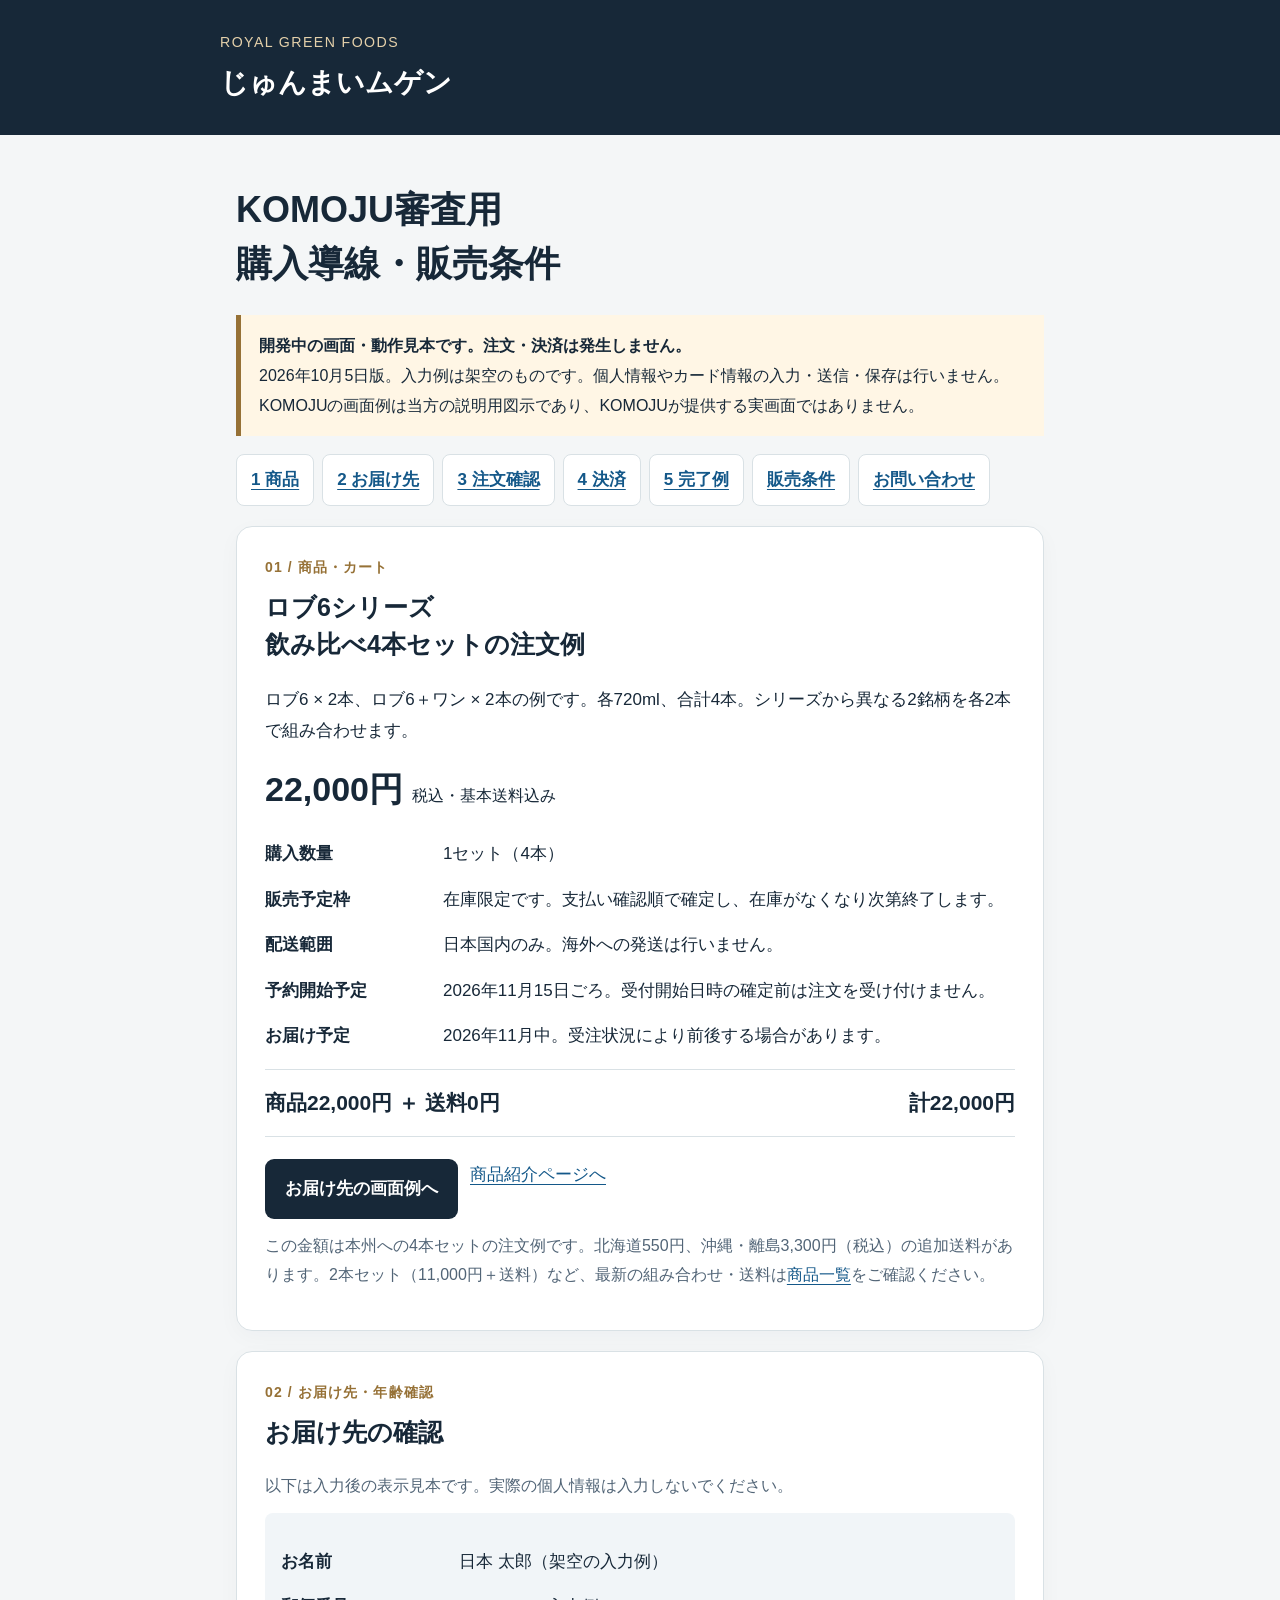
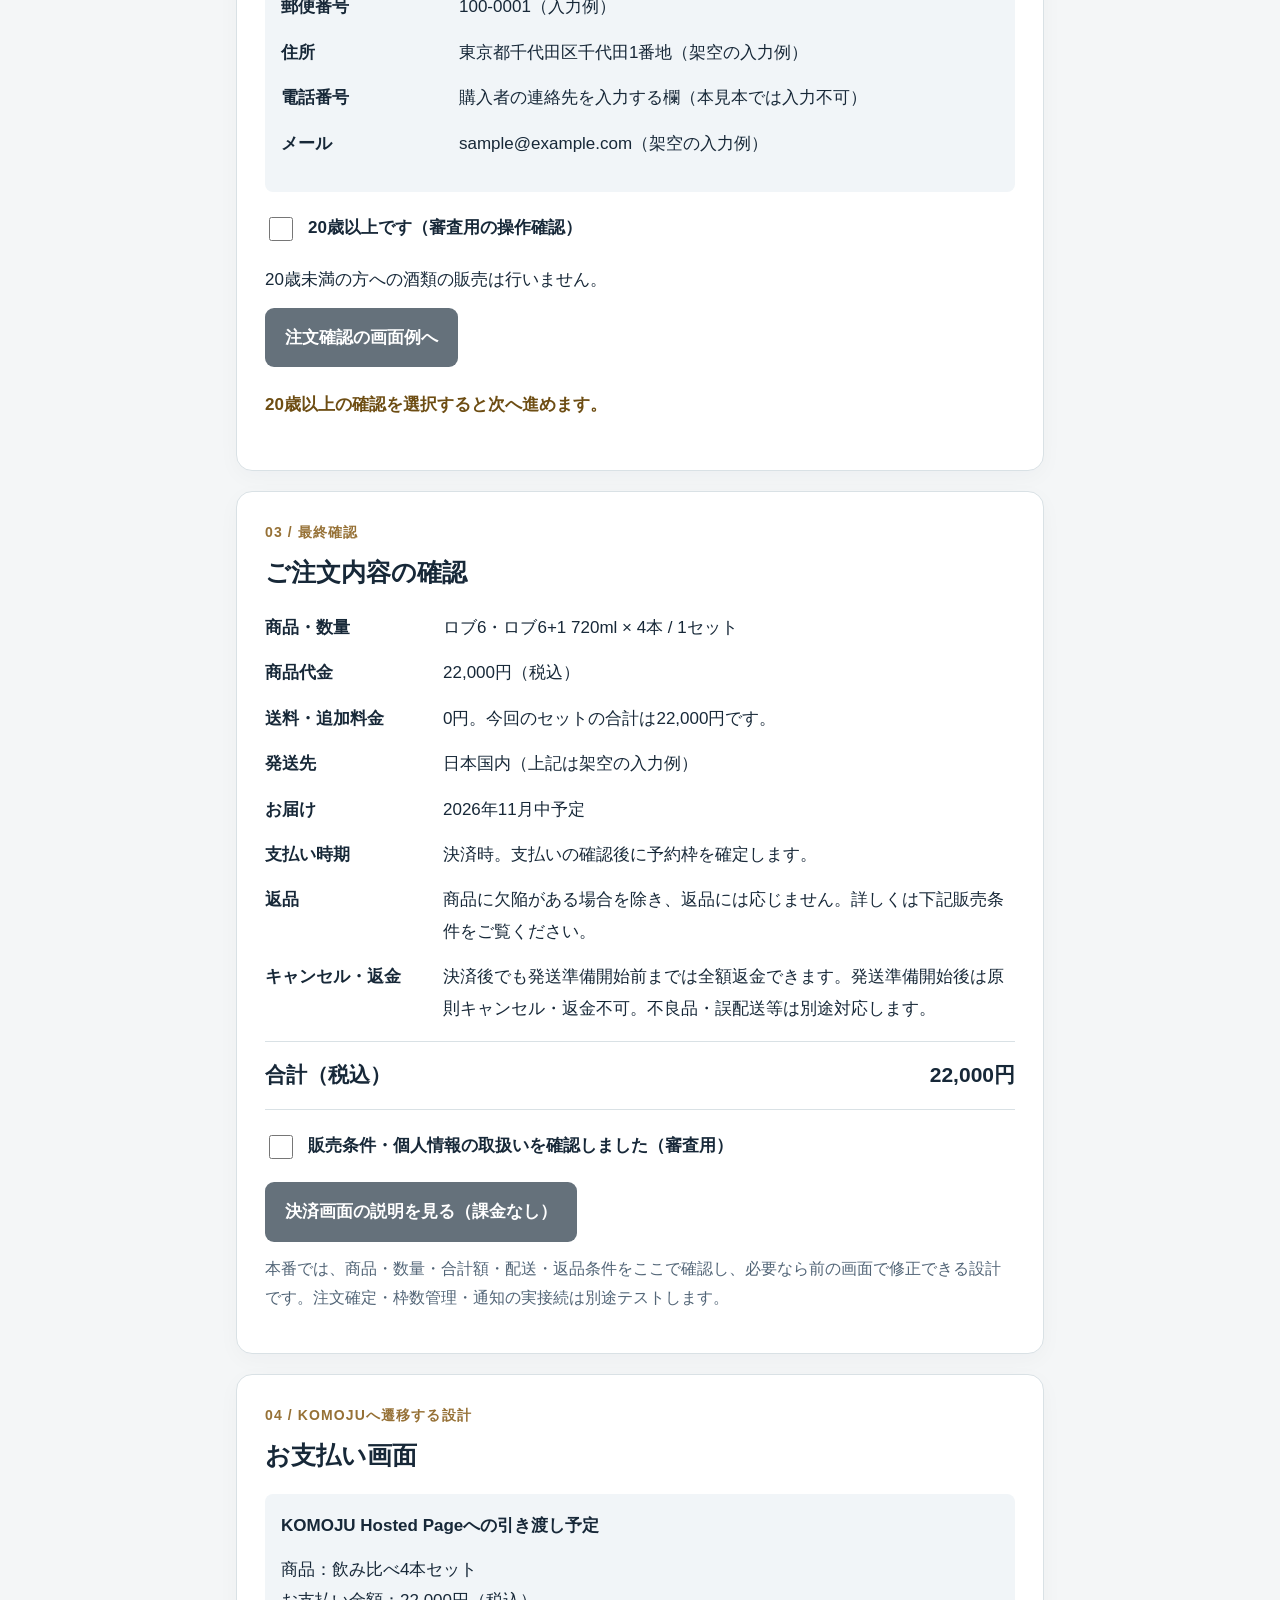
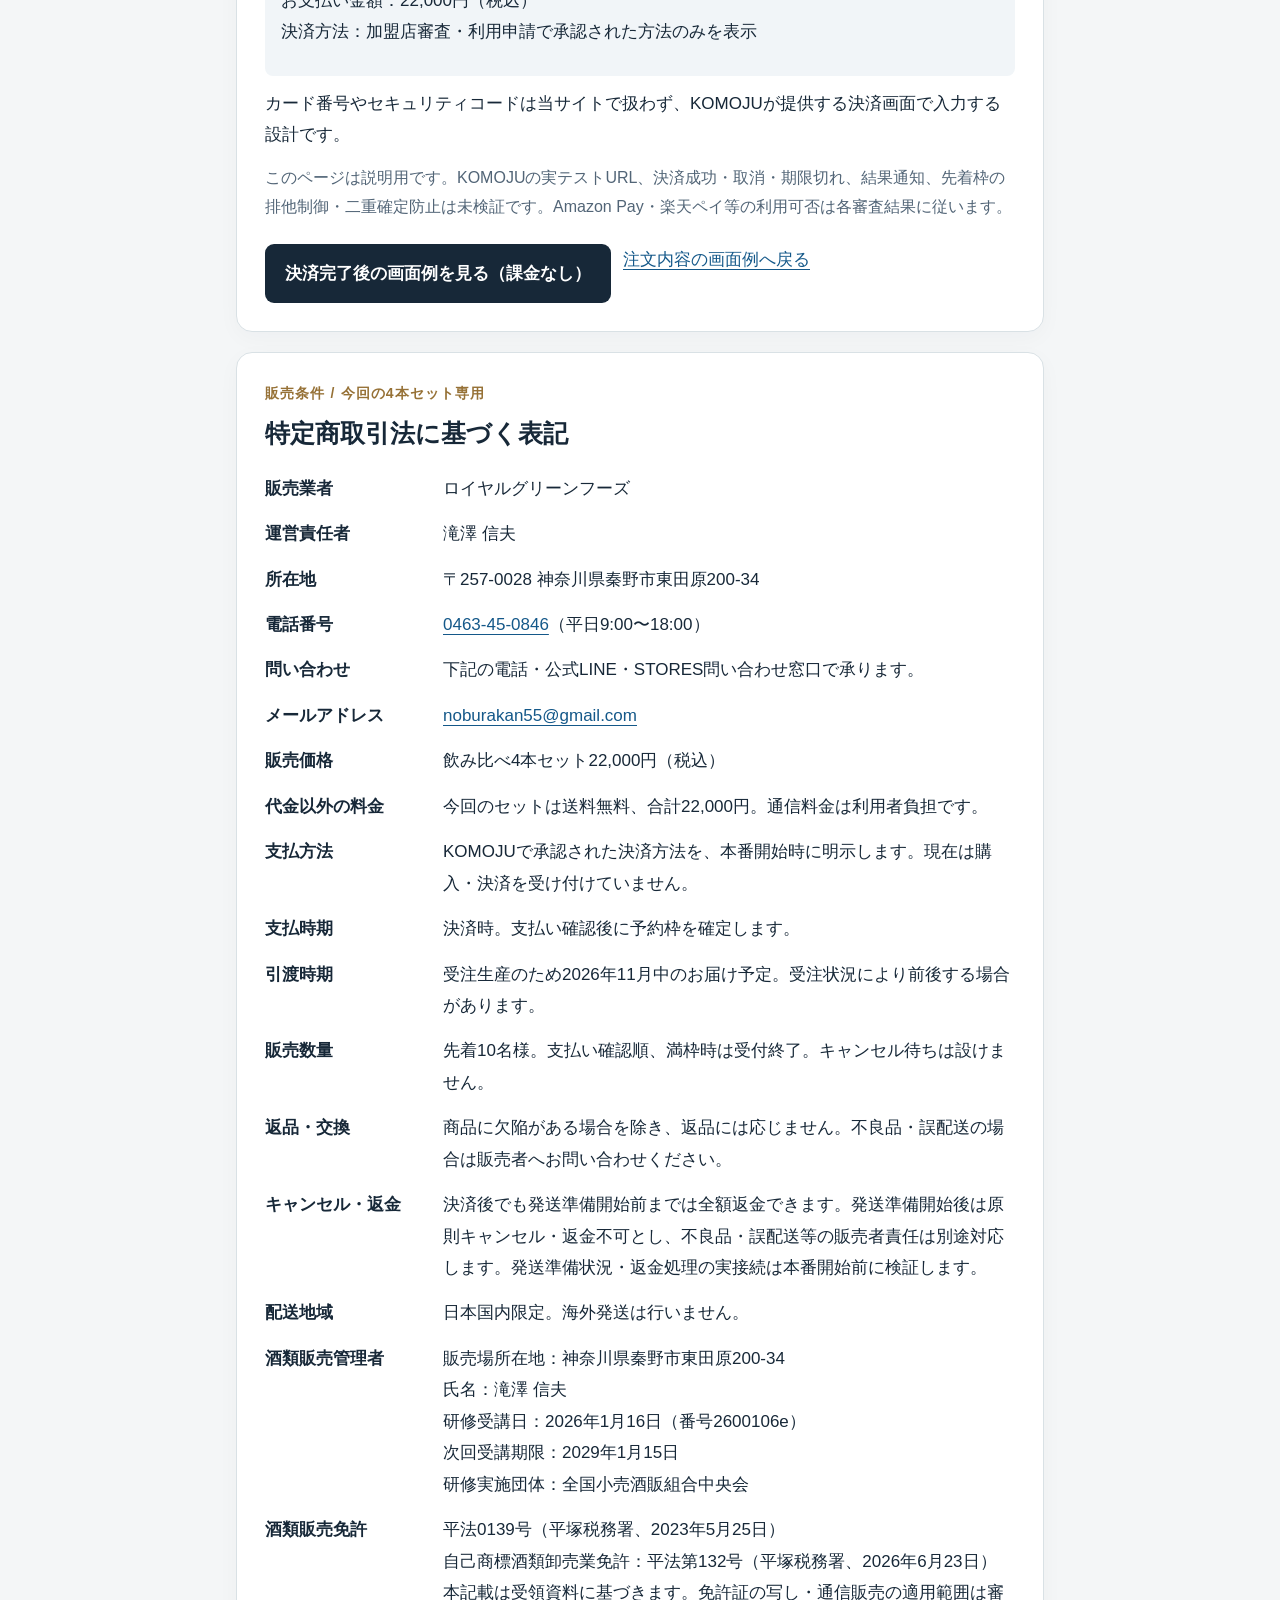
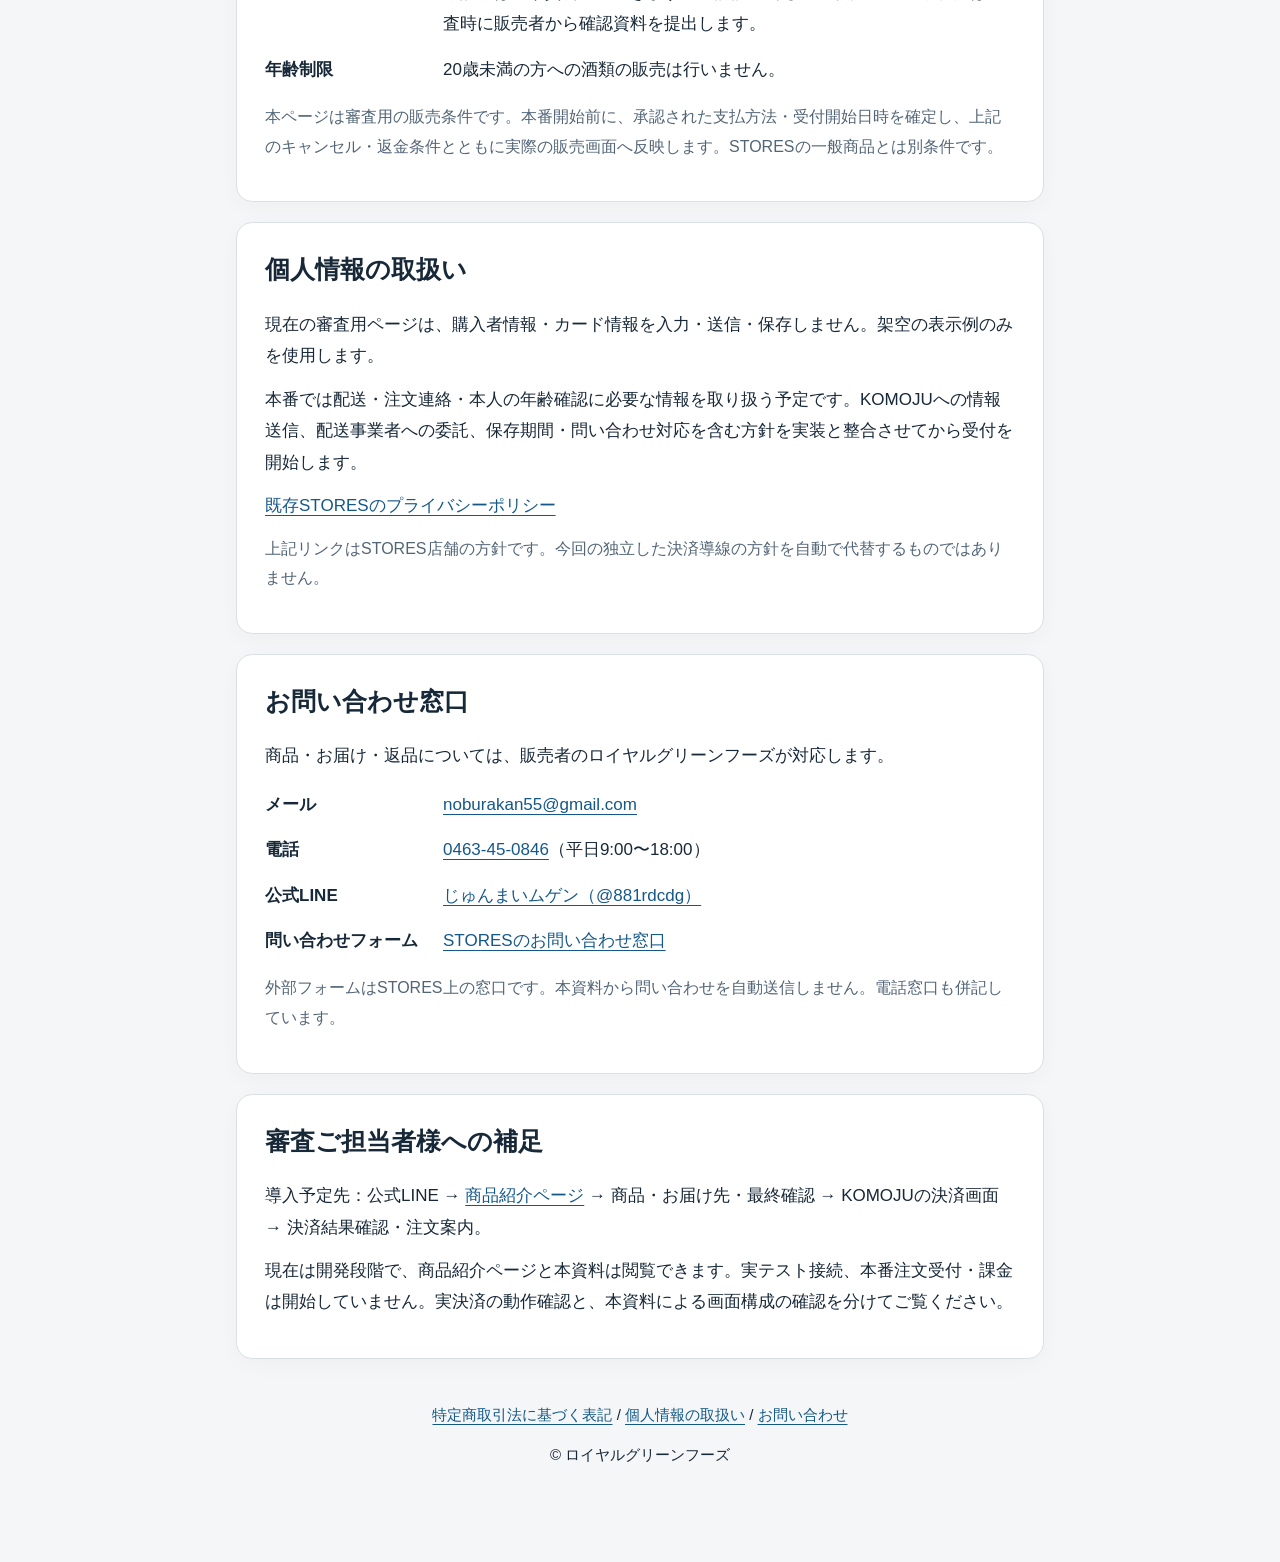
<file: checkout/review.html>
<!doctype html>
<html lang="ja">
<head>
<meta charset="utf-8">
<meta name="viewport" content="width=device-width,initial-scale=1">
<meta name="robots" content="noindex,nofollow">
<title>じゅんまいムゲン｜KOMOJU審査用・購入導線</title>
<style>
:root{--ink:#172838;--muted:#526577;--gold:#967136;--line:#d9e1e5;--paper:#f4f6f7}*{box-sizing:border-box}html{scroll-behavior:smooth;scroll-padding-top:20px}body{margin:0;background:var(--paper);color:var(--ink);font:17px/1.85 -apple-system,BlinkMacSystemFont,"Hiragino Kaku Gothic ProN",sans-serif}header{background:var(--ink);color:white;padding:26px 24px}header div,main{width:min(840px,100%);margin:auto}header small{color:#e4d0aa;letter-spacing:.1em}header strong{display:block;font-size:28px}main{padding:24px 16px 60px}h1{font-size:clamp(26px,5vw,36px);line-height:1.5}h2{font-size:25px;line-height:1.5;margin:0 0 20px}h3{font-size:20px;margin:22px 0 8px}p{margin:12px 0}a{color:#145889;text-underline-offset:4px;overflow-wrap:anywhere}nav{display:flex;gap:8px;flex-wrap:wrap;margin:18px 0}nav a{background:white;padding:9px 14px;border:1px solid var(--line);border-radius:8px;font-weight:600}section{margin:20px 0;background:white;padding:28px;border:1px solid var(--line);border-radius:16px;box-shadow:0 6px 22px #17283808}section:target{border-color:var(--gold)}.notice{border-left:5px solid var(--gold);background:#fff6e5;padding:16px 18px;font-size:16px}.tag{display:block;color:var(--gold);font-size:14px;font-weight:750;letter-spacing:.08em;margin-bottom:8px}.price{font-size:34px;font-weight:750;margin:12px 0}.price small{font-size:16px;font-weight:500}dl{display:grid;grid-template-columns:160px 1fr;gap:14px 18px}dt{font-weight:700}dd{margin:0;overflow-wrap:anywhere}.total{border-block:1px solid var(--line);padding:14px 0;font-size:21px;font-weight:700;display:flex;justify-content:space-between;gap:12px}.button,button{display:inline-block;border:0;border-radius:9px;padding:14px 20px;background:var(--ink);color:white;font:700 17px/1.5 inherit;cursor:pointer;text-decoration:none;min-height:52px}button:disabled{background:#65717b;cursor:not-allowed}button:focus-visible,a:focus-visible,input:focus-visible{outline:3px solid #dfaa50;outline-offset:4px}.actions{display:flex;gap:12px;flex-wrap:wrap;margin-top:22px}.muted{color:var(--muted);font-size:16px}.sample{background:#f1f5f8;padding:16px;border-radius:8px}.success{background:#eef7f0;border-left:5px solid #428454;padding:18px}label{display:flex;align-items:flex-start;gap:12px;margin:20px 0;font-weight:600}input[type=checkbox]{width:24px;height:24px;flex:none;margin-top:5px}table{width:100%;border-collapse:collapse;font-size:16px}th,td{padding:12px 8px;text-align:left;border-bottom:1px solid var(--line);vertical-align:top}footer{padding:22px 0;text-align:center;font-size:15px}ul,ol{padding-left:25px}.status{padding:10px 0;font-weight:700;color:#6d4d13}#complete[hidden]{display:none}@media(max-width:520px){section{padding:22px 18px}dl{grid-template-columns:1fr;gap:4px}dd{margin-bottom:15px}header strong{font-size:24px}.total{font-size:19px}th:first-child{width:35%}}@media print{body{background:white;font-size:13px}header{color:var(--ink);background:white;border-bottom:2px solid var(--ink)}header small{color:var(--gold)}main{padding:12px 0;max-width:none}section{break-inside:avoid;box-shadow:none;border-radius:0;margin:14px 0;padding:18px}nav,.actions{display:none}#complete[hidden]{display:block}.tag{font-size:12px}h2{font-size:21px}.price{font-size:28px}a{color:var(--ink)}@page{size:A4;margin:14mm}}
.button,button{font:inherit;font-weight:700}@media(max-width:520px){.total{flex-direction:column}.total span:last-child{text-align:right}}
</style>
</head>
<body>
<header>
<div>
<small>ROYAL GREEN FOODS</small>
<strong>じゅんまいムゲン</strong>
</div>
</header>
<main>
<h1>KOMOJU審査用<br>購入導線・販売条件</h1>
<div class="notice">
<strong>開発中の画面・動作見本です。注文・決済は発生しません。</strong>
<br>2026年10月5日版。入力例は架空のものです。個人情報やカード情報の入力・送信・保存は行いません。KOMOJUの画面例は当方の説明用図示であり、KOMOJUが提供する実画面ではありません。</div>
<nav aria-label="確認する画面">
<a href="#product">1 商品</a>
<a href="#delivery">2 お届け先</a>
<a href="#confirm">3 注文確認</a>
<a href="#payment">4 決済</a>
<a href="#complete">5 完了例</a>
<a href="#legal">販売条件</a>
<a href="#contact">お問い合わせ</a>
</nav>
<section id="product">
<span class="tag">01 / 商品・カート</span>
<h2>ロブ6シリーズ<br>飲み比べ4本セットの注文例</h2>
<p>ロブ6 × 2本、ロブ6＋ワン × 2本の例です。各720ml、合計4本。シリーズから異なる2銘柄を各2本で組み合わせます。</p>
<p class="price">22,000円 <small>税込・基本送料込み</small>
</p>
<dl>
<dt>購入数量</dt>
<dd>1セット（4本）</dd>
<dt>販売予定枠</dt>
<dd>在庫限定です。支払い確認順で確定し、在庫がなくなり次第終了します。</dd>
<dt>配送範囲</dt>
<dd>日本国内のみ。海外への発送は行いません。</dd>
<dt>予約開始予定</dt>
<dd>2026年11月15日ごろ。受付開始日時の確定前は注文を受け付けません。</dd>
<dt>お届け予定</dt>
<dd>2026年11月中。受注状況により前後する場合があります。</dd>
</dl>
<div class="total">
<span>商品22,000円 ＋ 送料0円</span>
<span>計22,000円</span>
</div>
<div class="actions">
<a class="button" href="#delivery">お届け先の画面例へ</a>
<a href="../">商品紹介ページへ</a>
</div>
<p class="muted">この金額は本州への4本セットの注文例です。北海道550円、沖縄・離島3,300円（税込）の追加送料があります。2本セット（11,000円＋送料）など、最新の組み合わせ・送料は<a href="../#set-menu">商品一覧</a>をご確認ください。</p>
</section>
<section id="delivery">
<span class="tag">02 / お届け先・年齢確認</span>
<h2>お届け先の確認</h2>
<p class="muted">以下は入力後の表示見本です。実際の個人情報は入力しないでください。</p>
<div class="sample">
<dl>
<dt>お名前</dt>
<dd>日本 太郎（架空の入力例）</dd>
<dt>郵便番号</dt>
<dd>100-0001（入力例）</dd>
<dt>住所</dt>
<dd>東京都千代田区千代田1番地（架空の入力例）</dd>
<dt>電話番号</dt>
<dd>購入者の連絡先を入力する欄（本見本では入力不可）</dd>
<dt>メール</dt>
<dd>sample@example.com（架空の入力例）</dd>
</dl>
</div>
<label>
<input id="age" type="checkbox">20歳以上です（審査用の操作確認）</label>
<p>20歳未満の方への酒類の販売は行いません。</p>
<button id="next" type="button" disabled>注文確認の画面例へ</button>
<p id="age-status" class="status" role="status">20歳以上の確認を選択すると次へ進めます。</p>
</section>
<section id="confirm">
<span class="tag">03 / 最終確認</span>
<h2>ご注文内容の確認</h2>
<dl>
<dt>商品・数量</dt>
<dd>ロブ6・ロブ6+1 720ml × 4本 / 1セット</dd>
<dt>商品代金</dt>
<dd>22,000円（税込）</dd>
<dt>送料・追加料金</dt>
<dd>0円。今回のセットの合計は22,000円です。</dd>
<dt>発送先</dt>
<dd>日本国内（上記は架空の入力例）</dd>
<dt>お届け</dt>
<dd>2026年11月中予定</dd>
<dt>支払い時期</dt>
<dd>決済時。支払いの確認後に予約枠を確定します。</dd>
<dt>返品</dt>
<dd>商品に欠陥がある場合を除き、返品には応じません。詳しくは下記販売条件をご覧ください。</dd>
<dt>キャンセル・返金</dt>
<dd>決済後でも発送準備開始前までは全額返金できます。発送準備開始後は原則キャンセル・返金不可。不良品・誤配送等は別途対応します。</dd>
</dl>
<div class="total">
<span>合計（税込）</span>
<span>22,000円</span>
</div>
<label>
<input id="terms" type="checkbox">販売条件・個人情報の取扱いを確認しました（審査用）</label>
<button id="payment-next" type="button" disabled>決済画面の説明を見る（課金なし）</button>
<p class="muted">本番では、商品・数量・合計額・配送・返品条件をここで確認し、必要なら前の画面で修正できる設計です。注文確定・枠数管理・通知の実接続は別途テストします。</p>
</section>
<section id="payment">
<span class="tag">04 / KOMOJUへ遷移する設計</span>
<h2>お支払い画面</h2>
<div class="sample">
<strong>KOMOJU Hosted Pageへの引き渡し予定</strong>
<p>商品：飲み比べ4本セット<br>お支払い金額：22,000円（税込）<br>決済方法：加盟店審査・利用申請で承認された方法のみを表示</p>
</div>
<p>カード番号やセキュリティコードは当サイトで扱わず、KOMOJUが提供する決済画面で入力する設計です。</p>
<p class="muted">このページは説明用です。KOMOJUの実テストURL、決済成功・取消・期限切れ、結果通知、先着枠の排他制御・二重確定防止は未検証です。Amazon Pay・楽天ペイ等の利用可否は各審査結果に従います。</p>
<div class="actions">
<button id="demo-complete" type="button">決済完了後の画面例を見る（課金なし）</button>
<a href="#confirm">注文内容の画面例へ戻る</a>
</div>
</section>
<section id="complete" hidden>
<span class="tag">05 / 決済完了後の表示例</span>
<h2>購入完了画面の見本</h2>
<div class="success">
<strong>これは画面例です。ご注文・支払いは完了していません。</strong>
</div>
<dl>
<dt>注文番号の例</dt>
<dd>DEMO-ROB6-0001（架空）</dd>
<dt>商品・金額の例</dt>
<dd>飲み比べ4本セット / 22,000円（税込）</dd>
<dt>お届け予定</dt>
<dd>2026年11月中</dd>
</dl>
<p class="muted">本番では決済結果の通知を検証してから注文を確定し、注文内容を案内する予定です。戻り先画面へのアクセスだけでは支払い済みにしません。未払い・取消の場合は予約を確定せず、再試行の案内を表示する設計です。</p>
<div class="actions">
<a href="#product">商品画面の見本へ戻る</a>
<a href="#contact">お問い合わせを見る</a>
</div>
</section>
<section id="legal">
<span class="tag">販売条件 / 今回の4本セット専用</span>
<h2>特定商取引法に基づく表記</h2>
<dl>
<dt>販売業者</dt>
<dd>ロイヤルグリーンフーズ</dd>
<dt>運営責任者</dt>
<dd>滝澤 信夫</dd>
<dt>所在地</dt>
<dd>〒257-0028 神奈川県秦野市東田原200-34</dd>
<dt>電話番号</dt>
<dd>
<a href="tel:0463450846">0463-45-0846</a>（平日9:00〜18:00）</dd>
<dt>問い合わせ</dt>
<dd>下記の電話・公式LINE・STORES問い合わせ窓口で承ります。</dd>
<dt>メールアドレス</dt>
<dd><a href="mailto:noburakan55@gmail.com">noburakan55@gmail.com</a></dd>
<dt>販売価格</dt>
<dd>飲み比べ4本セット22,000円（税込）</dd>
<dt>代金以外の料金</dt>
<dd>今回のセットは送料無料、合計22,000円。通信料金は利用者負担です。</dd>
<dt>支払方法</dt>
<dd>KOMOJUで承認された決済方法を、本番開始時に明示します。現在は購入・決済を受け付けていません。</dd>
<dt>支払時期</dt>
<dd>決済時。支払い確認後に予約枠を確定します。</dd>
<dt>引渡時期</dt>
<dd>受注生産のため2026年11月中のお届け予定。受注状況により前後する場合があります。</dd>
<dt>販売数量</dt>
<dd>先着10名様。支払い確認順、満枠時は受付終了。キャンセル待ちは設けません。</dd>
<dt>返品・交換</dt>
<dd>商品に欠陥がある場合を除き、返品には応じません。不良品・誤配送の場合は販売者へお問い合わせください。</dd>
<dt>キャンセル・返金</dt>
<dd>決済後でも発送準備開始前までは全額返金できます。発送準備開始後は原則キャンセル・返金不可とし、不良品・誤配送等の販売者責任は別途対応します。発送準備状況・返金処理の実接続は本番開始前に検証します。</dd>
<dt>配送地域</dt>
<dd>日本国内限定。海外発送は行いません。</dd>
<dt>酒類販売管理者</dt>
<dd>販売場所在地：神奈川県秦野市東田原200-34<br>氏名：滝澤 信夫<br>研修受講日：2026年1月16日（番号2600106e）<br>次回受講期限：2029年1月15日<br>研修実施団体：全国小売酒販組合中央会</dd>
<dt>酒類販売免許</dt>
<dd>平法0139号（平塚税務署、2023年5月25日）<br>自己商標酒類卸売業免許：平法第132号（平塚税務署、2026年6月23日）<br>本記載は受領資料に基づきます。免許証の写し・通信販売の適用範囲は審査時に販売者から確認資料を提出します。</dd>
<dt>年齢制限</dt>
<dd>20歳未満の方への酒類の販売は行いません。</dd>
</dl>
<p class="muted">本ページは審査用の販売条件です。本番開始前に、承認された支払方法・受付開始日時を確定し、上記のキャンセル・返金条件とともに実際の販売画面へ反映します。STORESの一般商品とは別条件です。</p>
</section>
<section id="privacy">
<h2>個人情報の取扱い</h2>
<p>現在の審査用ページは、購入者情報・カード情報を入力・送信・保存しません。架空の表示例のみを使用します。</p>
<p>本番では配送・注文連絡・本人の年齢確認に必要な情報を取り扱う予定です。KOMOJUへの情報送信、配送事業者への委託、保存期間・問い合わせ対応を含む方針を実装と整合させてから受付を開始します。</p>
<a href="https://jummai.stores.jp/privacy_policy" target="_blank" rel="noopener">既存STORESのプライバシーポリシー</a>
<p class="muted">上記リンクはSTORES店舗の方針です。今回の独立した決済導線の方針を自動で代替するものではありません。</p>
</section>
<section id="contact">
<h2>お問い合わせ窓口</h2>
<p>商品・お届け・返品については、販売者のロイヤルグリーンフーズが対応します。</p>
<dl>
<dt>メール</dt>
<dd><a href="mailto:noburakan55@gmail.com">noburakan55@gmail.com</a></dd>
<dt>電話</dt>
<dd>
<a href="tel:0463450846">0463-45-0846</a>（平日9:00〜18:00）</dd>
<dt>公式LINE</dt>
<dd>
<a href="https://line.me/R/ti/p/@881rdcdg" target="_blank" rel="noopener">じゅんまいムゲン（@881rdcdg）</a>
</dd>
<dt>問い合わせフォーム</dt>
<dd>
<a href="https://jummai.stores.jp/inquiry" target="_blank" rel="noopener">STORESのお問い合わせ窓口</a>
</dd>
</dl>
<p class="muted">外部フォームはSTORES上の窓口です。本資料から問い合わせを自動送信しません。電話窓口も併記しています。</p>
</section>
<section id="reviewer">
<h2>審査ご担当者様への補足</h2>
<p>導入予定先：公式LINE → <a href="https://jummai-mugen.com/">商品紹介ページ</a> → 商品・お届け先・最終確認 → KOMOJUの決済画面 → 決済結果確認・注文案内。</p>
<p>現在は開発段階で、商品紹介ページと本資料は閲覧できます。実テスト接続、本番注文受付・課金は開始していません。実決済の動作確認と、本資料による画面構成の確認を分けてご覧ください。</p>
</section>
<footer>
<a href="#legal">特定商取引法に基づく表記</a> / <a href="#privacy">個人情報の取扱い</a> / <a href="#contact">お問い合わせ</a>
<p>© ロイヤルグリーンフーズ</p>
</footer>
</main>
<script>
(()=>{const age=document.getElementById('age'),next=document.getElementById('next'),terms=document.getElementById('terms'),pay=document.getElementById('payment-next');age.addEventListener('change',()=>{next.disabled=!age.checked;document.getElementById('age-status').textContent=age.checked?'年齢確認の操作を確認しました。注文・課金は発生しません。':'20歳以上の確認を選択すると次へ進めます。'});next.addEventListener('click',()=>{if(age.checked)location.hash='confirm'});terms.addEventListener('change',()=>pay.disabled=!terms.checked);pay.addEventListener('click',()=>{if(terms.checked)location.hash='payment'});const show=()=>{document.getElementById('complete').hidden=false};document.getElementById('demo-complete').addEventListener('click',()=>{show();location.hash='complete'});window.addEventListener('hashchange',()=>{if(location.hash==='#complete')show()});if(location.hash==='#complete')show()})();
</script>
</body>
</html>
</file>
